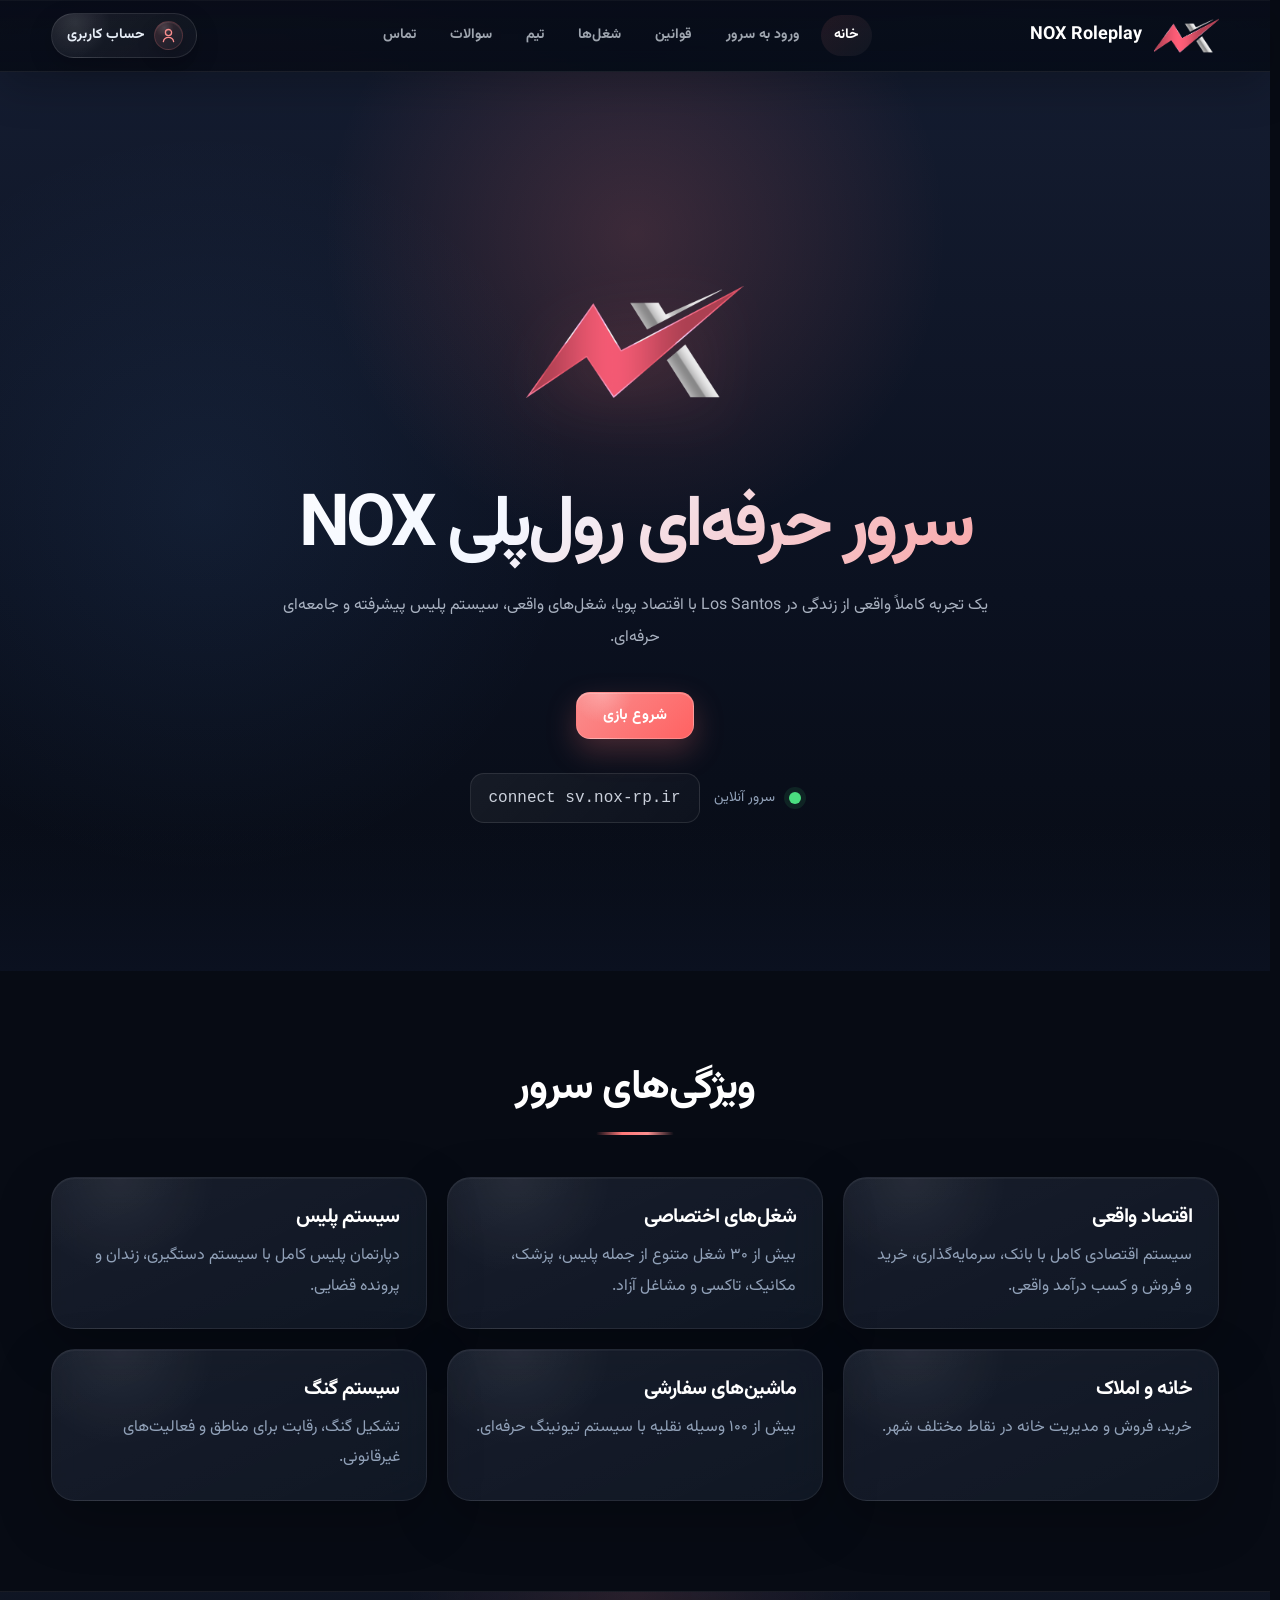
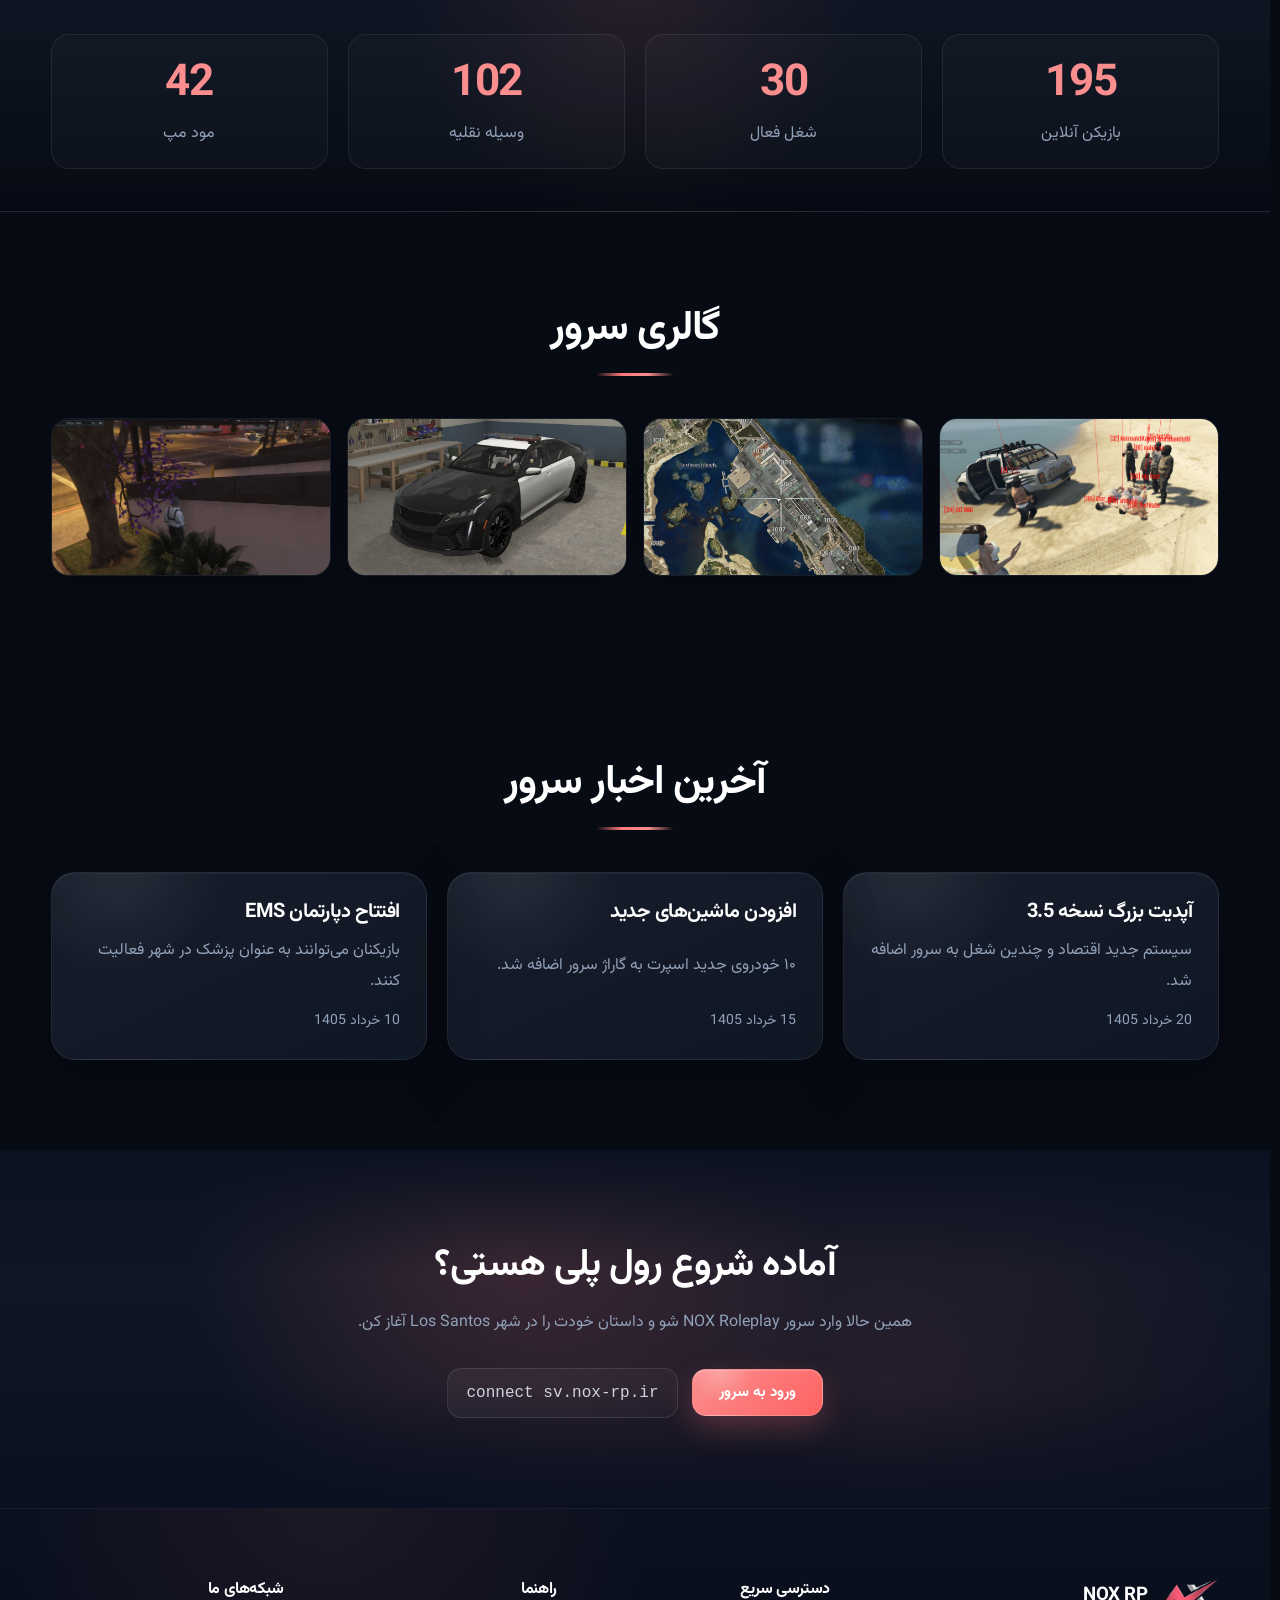
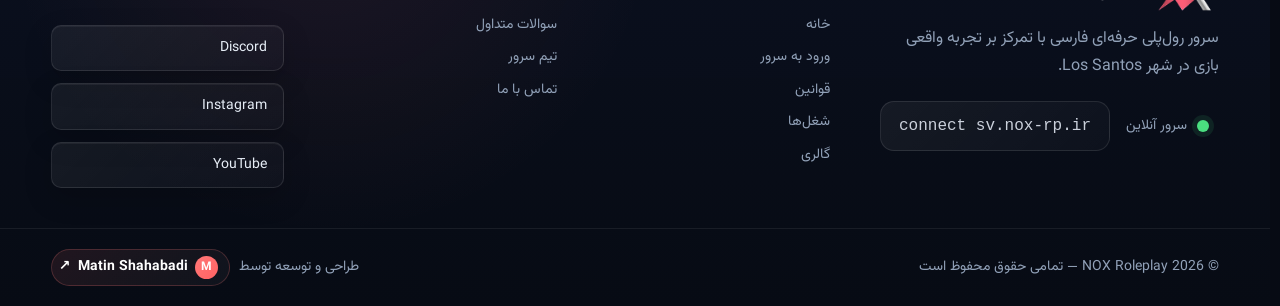
<file: index.html>
<!DOCTYPE html>
<html lang="fa" dir="rtl">

<head>
  <meta charset="UTF-8">
  <meta name="viewport" content="width=device-width, initial-scale=1.0, viewport-fit=cover">
  <meta name="description"
    content="NOX Roleplay یک سرور حرفه ای VMP رول پلی فارسی با اقتصاد پویا، شغل های متنوع، سیستم پلیس پیشرفته و جامعه فعال است.">
  <meta name="robots" content="index, follow, max-image-preview:large">
  <meta name="theme-color" content="#0b1120">
  <meta name="color-scheme" content="dark">
  <meta name="application-name" content="NOX Roleplay">

  <title>NOX Roleplay | سرور حرفه ای VMP رول پلی فارسی</title>
  <link rel="canonical" href="https://nox-rp.ir/">

  <link rel="preconnect" href="https://api.tsstatus.net" crossorigin>
  <link rel="preload" href="fonts/vazirmatn/Vazirmatn-Regular.woff2" as="font" type="font/woff2" crossorigin>
  <link rel="preload" href="assets/logos/logo-main.png" as="image" fetchpriority="high">
  <link rel="preload" href="assets/logos/logo-navbar.png" as="image">

  <link rel="icon" href="favicon.ico">
  <link rel="icon" type="image/png" sizes="16x16" href="favicon-16x16.png">
  <link rel="icon" type="image/png" sizes="32x32" href="favicon-32x32.png">
  <link rel="apple-touch-icon" sizes="180x180" href="apple-touch-icon.png">
  <link rel="manifest" href="site.webmanifest">

  <meta property="og:locale" content="fa_IR">
  <meta property="og:site_name" content="NOX Roleplay">
  <meta property="og:type" content="website">
  <meta property="og:title" content="NOX Roleplay | سرور حرفه ای VMP رول پلی فارسی">
  <meta property="og:description"
    content="NOX Roleplay یک سرور حرفه ای VMP رول پلی فارسی با اقتصاد پویا، شغل های متنوع، سیستم پلیس پیشرفته و جامعه فعال است.">
  <meta property="og:url" content="https://nox-rp.ir/">
  <meta property="og:image" content="https://nox-rp.ir/assets/logos/logo-main.png">

  <meta name="twitter:card" content="summary_large_image">
  <meta name="twitter:title" content="NOX Roleplay | سرور حرفه ای VMP رول پلی فارسی">
  <meta name="twitter:description"
    content="NOX Roleplay یک سرور حرفه ای VMP رول پلی فارسی با اقتصاد پویا، شغل های متنوع، سیستم پلیس پیشرفته و جامعه فعال است.">
  <meta name="twitter:image" content="https://nox-rp.ir/assets/logos/logo-main.png">

  <script type="application/ld+json">
{
  "@context": "https://schema.org",
  "@type": "WebPage",
  "name": "NOX Roleplay | سرور حرفه ای VMP رول پلی فارسی",
  "description": "NOX Roleplay یک سرور حرفه ای VMP رول پلی فارسی با اقتصاد پویا، شغل های متنوع، سیستم پلیس پیشرفته و جامعه فعال است.",
  "url": "https://nox-rp.ir/",
  "inLanguage": "fa-IR",
  "publisher": {
    "@type": "Organization",
    "name": "NOX Roleplay",
    "url": "https://nox-rp.ir/",
    "logo": "https://nox-rp.ir/assets/logos/logo-main.png"
  }
}
  </script>

  <link rel="stylesheet" href="assets/css/style.css">
  <link rel="stylesheet" href="assets/css/responsive.css">
</head>

<body>
  <a class="skip-link" href="#main-content">رفتن به محتوای اصلی</a>

  <header class="navbar">

    <div class="container nav-container">

      <a class="logo" href="../index.html" aria-label="صفحه اصلی NOX Roleplay">
        <img src="../assets/logos/logo-navbar.png" alt="لوگوی NOX Roleplay" width="34" height="34" decoding="async">
        <span>NOX Roleplay</span>
      </a>

      <nav class="nav-links" id="navLinks" aria-label="منوی اصلی سایت">
        <a href="index.html" class="active">خانه</a>
        <a href="pages/join.html">ورود به سرور</a>
        <a href="pages/rules.html">قوانین</a>
        <a href="pages/jobs.html">شغل‌ها</a>
        <a href="pages/team.html">تیم</a>
        <a href="pages/faq.html">سوالات</a>
        <a href="pages/contact.html">تماس</a>

      </nav>


      <button class="hamburger" id="hamburger" type="button" aria-label="باز کردن منوی سایت" aria-controls="navLinks"
        aria-expanded="false"><span></span><span></span><span></span></button>

    </div>

  </header>
  <div id="mobileOverlay" class="mobile-overlay" hidden></div>

  <main id="main-content">

    <!-- HERO -->

    <section class="hero">

      <div class="hero-bg"></div>

      <div class="container hero-content">

        <img class="hero-logo" src="assets/logos/logo-main.png" alt="لوگوی اصلی NOX Roleplay" width="240" height="240"
          decoding="async" fetchpriority="high">

        <h1>سرور حرفه‌ای رول‌پلی NOX</h1>

        <p>
          یک تجربه کاملاً واقعی از زندگی در Los Santos با اقتصاد پویا،
          شغل‌های واقعی، سیستم پلیس پیشرفته و جامعه‌ای حرفه‌ای.
        </p>

        <div class="hero-buttons">

          <a class="btn primary" href="pages/join.html" aria-label="ورود به سرور NOX Roleplay">
            شروع بازی
          </a>

          <!-- <a class="btn discord" href="#">ورود به دیسکورد</a> -->

        </div>

        <div class="server-status">

          <span class="status-dot online"></span>
          <span class="status-text">سرور آنلاین</span>

          <div class="server-ip">

            connect sv.nox-rp.ir

          </div>

        </div>

      </div>

    </section>

    <!-- FEATURES -->

    <section class="features container">

      <h2 class="section-title">ویژگی‌های سرور</h2>

      <div class="cards">

        <div class="card reveal">

          <h3>اقتصاد واقعی</h3>

          <p>
            سیستم اقتصادی کامل با بانک، سرمایه‌گذاری،
            خرید و فروش و کسب درآمد واقعی.
          </p>

        </div>

        <div class="card reveal">

          <h3>شغل‌های اختصاصی</h3>

          <p>
            بیش از ۳۰ شغل متنوع از جمله
            پلیس، پزشک، مکانیک، تاکسی و مشاغل آزاد.
          </p>

        </div>

        <div class="card reveal">

          <h3>سیستم پلیس</h3>

          <p>
            دپارتمان پلیس کامل با
            سیستم دستگیری، زندان و پرونده قضایی.
          </p>

        </div>

        <div class="card reveal">

          <h3>خانه و املاک</h3>

          <p>
            خرید، فروش و مدیریت خانه
            در نقاط مختلف شهر.
          </p>

        </div>

        <div class="card reveal">

          <h3>ماشین‌های سفارشی</h3>

          <p>
            بیش از ۱۰۰ وسیله نقلیه
            با سیستم تیونینگ حرفه‌ای.
          </p>

        </div>

        <div class="card reveal">

          <h3>سیستم گنگ</h3>

          <p>
            تشکیل گنگ، رقابت برای مناطق
            و فعالیت‌های غیرقانونی.
          </p>

        </div>

      </div>

    </section>

    <!-- STATS -->

    <section class="stats">

      <div class="container stats-grid">

        <div class="stat">

          <h3 class="counter" data-target="230">0</h3>

          <p>بازیکن آنلاین</p>

        </div>

        <div class="stat">

          <h3 class="counter" data-target="35">0</h3>

          <p>شغل فعال</p>

        </div>

        <div class="stat">

          <h3 class="counter" data-target="120">0</h3>

          <p>وسیله نقلیه</p>

        </div>

        <div class="stat">

          <h3 class="counter" data-target="50">0</h3>

          <p>مود مپ</p>

        </div>

      </div>

    </section>

    <!-- GALLERY -->

    <section class="gallery-preview container">

      <h2 class="section-title">گالری سرور</h2>

      <div class="gallery-grid">

        <div class="gallery-item">
          <img src="assets/images/1.jpg" loading="lazy" alt="NOX Roleplay gameplay">
        </div>

        <div class="gallery-item">
          <img src="assets/images/2.jpg" loading="lazy" alt="NOX Roleplay gameplay">
        </div>

        <div class="gallery-item">
          <img src="assets/images/3.jpg" loading="lazy" alt="NOX Roleplay gameplay">
        </div>

        <div class="gallery-item">
          <img src="assets/images/4.jpg" loading="lazy" alt="NOX Roleplay gameplay">
        </div>

      </div>

      <!-- <div class="gallery-btn">
      <a href="gallery.html" class="btn primary">
        مشاهده گالری کامل
      </a>
    </div> -->

    </section>


    <!-- NEWS -->

    <section class="news container">

      <h2 class="section-title">آخرین اخبار سرور</h2>

      <div class="news-grid">

        <div class="news-card reveal">

          <h3>آپدیت بزرگ نسخه 3.5</h3>

          <p>
            سیستم جدید اقتصاد و چندین شغل
            به سرور اضافه شد.
          </p>

          <span class="news-date">20 خرداد 1405</span>

        </div>

        <div class="news-card reveal">

          <h3>افزودن ماشین‌های جدید</h3>

          <p>
            ۱۰ خودروی جدید اسپرت
            به گاراژ سرور اضافه شد.
          </p>

          <span class="news-date">15 خرداد 1405</span>

        </div>

        <div class="news-card reveal">

          <h3>افتتاح دپارتمان EMS</h3>

          <p>
            بازیکنان می‌توانند به عنوان
            پزشک در شهر فعالیت کنند.
          </p>

          <span class="news-date">10 خرداد 1405</span>

        </div>

      </div>

    </section>

    <!-- CTA -->

    <section class="cta">

      <div class="cta-bg"></div>

      <div class="container cta-content">

        <h2>آماده شروع رول پلی هستی؟</h2>

        <p>
          همین حالا وارد سرور NOX Roleplay شو و داستان خودت را در شهر
          Los Santos آغاز کن.
        </p>

        <div class="cta-actions">

          <a href="pages/join.html" class="btn primary big">
            ورود به سرور
          </a>

          <div class="cta-ip">
            connect sv.nox-rp.ir
          </div>

        </div>

      </div>

    </section>
  </main>

  <footer class="footer">

    <div class="container footer-grid">

      <div class="footer-brand">

        <div class="footer-logo">

          <img src="assets/logos/logo-main.png" alt="NOX RP">

          <h3>NOX RP</h3>

        </div>

        <p>
          سرور رول‌پلی حرفه‌ای فارسی با تمرکز بر تجربه واقعی بازی
          در شهر Los Santos.
        </p>

        <div class="footer-server">

          <div class="server-status-group">
            <div class="server-status">
              <span class="status-dot online"></span>
              <span class="status-text">سرور آنلاین</span>
            </div>

            <div class="server-ip">connect sv.nox-rp.ir</div>
          </div>


        </div>



      </div>


      <div class="footer-links">

        <h4>دسترسی سریع</h4>

        <a href="index.html">خانه</a>
        <a href="pages/join.html">ورود به سرور</a>
        <a href="pages/rules.html">قوانین</a>
        <a href="pages/jobs.html">شغل‌ها</a>
        <a href="pages/gallery.html">گالری</a>

      </div>


      <div class="footer-links">

        <h4>راهنما</h4>

        <a href="pages/faq.html">سوالات متداول</a>
        <a href="pages/team.html">تیم سرور</a>
        <a href="pages/contact.html">تماس با ما</a>

      </div>


      <div class="footer-social">

        <h4>شبکه‌های ما</h4>

        <a href="#" class="social-btn">Discord</a>
        <a href="#" class="social-btn">Instagram</a>
        <a href="#" class="social-btn">YouTube</a>

      </div>

    </div>


    <div class="footer-bottom">

      <div class="container footer-bottom-grid">

        <span>
          © 2026 NOX Roleplay — تمامی حقوق محفوظ است
        </span>

        <span class="footer-made">
          <span class="footer-made-label">طراحی و توسعه توسط</span>

          <a class="footer-made-link" href="https://matinshahabadi.ir" target="_blank" rel="author noopener noreferrer"
            aria-label="مشاهده وب‌سایت شخصی Matin Shahabadi، طراح و توسعه‌دهنده وب‌سایت">
            <span class="footer-made-mark" aria-hidden="true">M</span>
            <span class="footer-made-name">Matin Shahabadi</span>
            <span class="footer-made-icon" aria-hidden="true">↗</span>
          </a>
        </span>

      </div>

    </div>

  </footer>

  <div id="toast-container" aria-live="polite" aria-atomic="true"></div>

  <script>
    window.NOX_API_BASE_URL = "http://127.0.0.1:8000/api";
  </script>
  <script src="assets/js/main.js" defer></script>
  <script src="assets/js/account.js" defer></script>
  <script src="assets/js/security.js" defer></script>

</body>

</html>
</file>
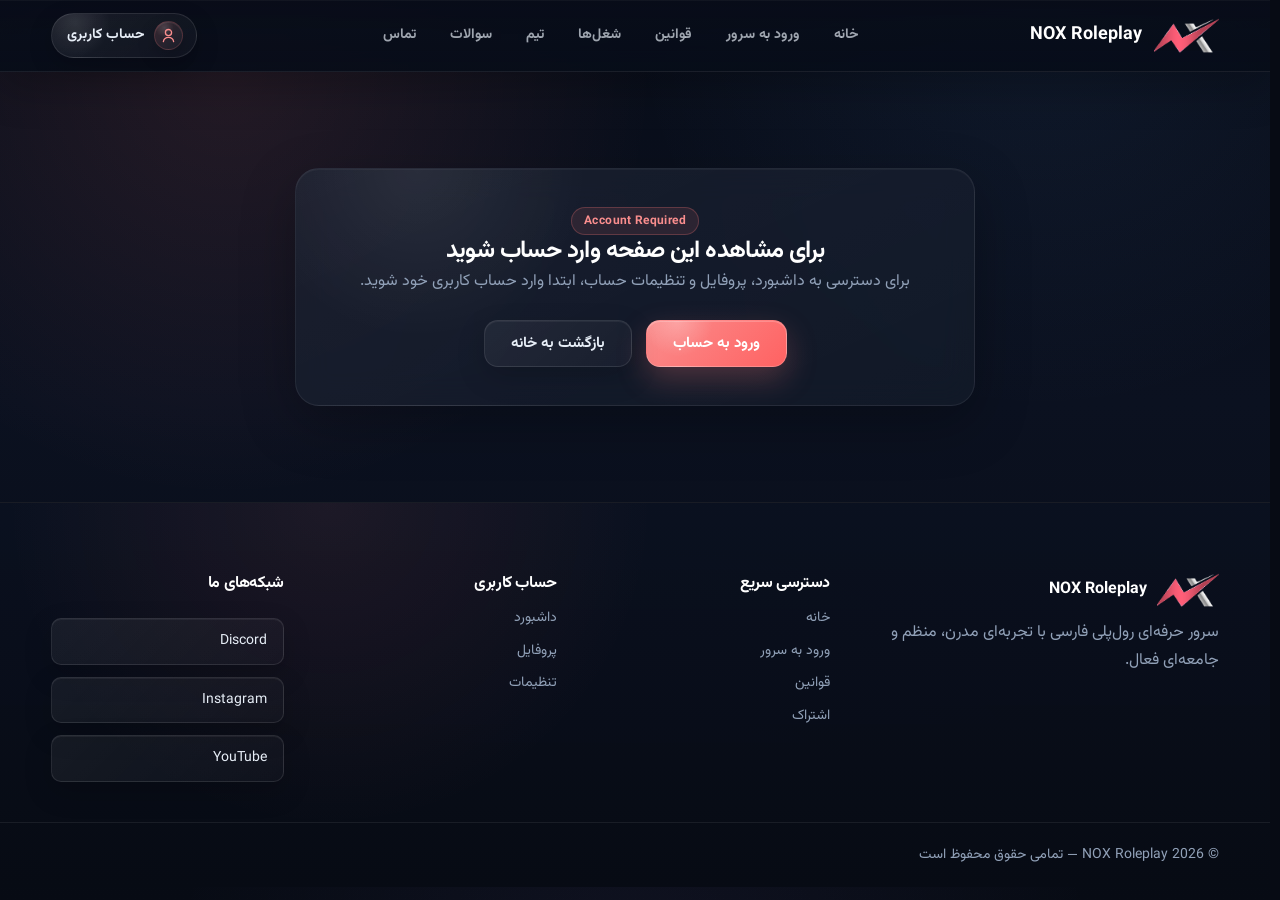
<file: pages/account-settings.html>
<!DOCTYPE html>
<html lang="fa" dir="rtl">

<head>
  <meta charset="UTF-8">
  <meta name="viewport" content="width=device-width, initial-scale=1.0, viewport-fit=cover">
  <meta name="robots" content="noindex, nofollow">
  <meta name="theme-color" content="#0b1120">
  <meta name="color-scheme" content="dark">
  <title>تنظیمات حساب | NOX Roleplay</title>
  <link rel="icon" href="../favicon.ico">
  <link rel="stylesheet" href="../assets/css/style.css">
  <link rel="stylesheet" href="../assets/css/responsive.css">
</head>

<body data-protected="true">
  <a class="skip-link" href="#main-content">رفتن به محتوای اصلی</a>

  <header class="navbar">
    <div class="container nav-container">
      <a class="logo" href="../index.html" aria-label="صفحه اصلی NOX Roleplay">
        <img src="../assets/logos/logo-navbar.png" alt="لوگوی NOX Roleplay" width="34" height="34" decoding="async">
        <span>NOX Roleplay</span>
      </a>

      <nav class="nav-links" id="navLinks" aria-label="منوی اصلی سایت">
        <a href="../index.html">خانه</a>
        <a href="join.html">ورود به سرور</a>
        <a href="rules.html">قوانین</a>
        <a href="jobs.html">شغل‌ها</a>
        <a href="team.html">تیم</a>
        <a href="faq.html">سوالات</a>
        <a href="contact.html">تماس</a>
      </nav>

      <button class="hamburger" id="hamburger" type="button" aria-label="باز کردن منوی سایت" aria-controls="navLinks"
        aria-expanded="false">
        <span></span><span></span><span></span>
      </button>
    </div>
  </header>

  <div id="mobileOverlay" class="mobile-overlay" hidden></div>

  <main id="main-content">
    <section class="page-hero protected-content" hidden>
      <div class="container">
        <span class="auth-badge">Settings</span>
        <h1>تنظیمات حساب</h1>
        <p>اطلاعات حساب، امنیت ورود و ترجیحات ارتباطی خود را مدیریت کنید.</p>
      </div>
    </section>

    <section class="account-page container protected-content" hidden>
      <div class="account-grid account-grid-polished">
        <aside class="profile-summary profile-summary-pro">
          <span class="user-avatar large account-hero-avatar" data-account-avatar aria-hidden="true">?</span>
          <h2 data-account-name>کاربر</h2>
          <p data-account-email>email@example.com</p>

          <div class="subscription-pill active">
            اولویت: <span data-subscription-priority>اولویت معمولی</span>
          </div>

          <nav class="settings-nav" aria-label="بخش‌های تنظیمات حساب">
            <a href="#profile-settings">اطلاعات اصلی</a>
            <a href="#security-settings">امنیت ورود</a>
            <a href="#notification-settings">اعلان‌ها</a>
            <a href="#danger-zone">خروج از حساب</a>
          </nav>
        </aside>

        <div class="account-stack">
          <article class="account-card" id="profile-settings">
            <div class="account-card-head">
              <div>
                <span class="auth-badge">Identity</span>
                <h2>اطلاعات اصلی</h2>
              </div>
            </div>

            <p>نام نمایشی و ایمیل حساب خود را به‌روزرسانی کنید.</p>

            <form id="accountSettingsForm" class="settings-form form-grid" novalidate>
              <div class="form-field">
                <label for="settingsName">نام نمایشی</label>
                <input id="settingsName" name="name" type="text" minlength="2" autocomplete="name" required>
                <small class="field-error" data-error-for="settingsName"></small>
              </div>

              <div class="form-field">
                <label for="settingsEmail">ایمیل</label>
                <input id="settingsEmail" name="email" type="email" autocomplete="email" required>
                <small class="field-error" data-error-for="settingsEmail"></small>
              </div>

              <button class="btn primary settings-submit" type="submit">
                ذخیره تغییرات
              </button>
            </form>
          </article>

          <article class="account-card" id="security-settings">
            <div class="account-card-head">
              <div>
                <span class="auth-badge">Security</span>
                <h2>امنیت و ورود</h2>
              </div>
            </div>

            <div class="security-grid">
              <div class="security-box">
                <h3>رمز عبور</h3>
                <p>برای حفظ امنیت حساب، رمز عبور خود را دوره‌ای تغییر دهید.</p>
                <form id="changePasswordForm" class="settings-form" novalidate>
                  <div class="form-field">
                    <label for="currentPassword">رمز عبور فعلی</label>
                    <input id="currentPassword" name="current_password" type="password" minlength="8" required>
                    <small class="field-error" data-error-for="currentPassword"></small>
                  </div>

                  <div class="form-field">
                    <label for="newPassword">رمز عبور جدید</label>
                    <input id="newPassword" name="new_password" type="password" minlength="8" required>
                    <small class="field-error" data-error-for="newPassword"></small>
                  </div>

                  <button class="btn ghost" type="submit">
                    تغییر رمز عبور
                  </button>
                </form>
              </div>

              <div class="security-box">
                <h3>نشست فعال</h3>
                <p>شما در حال حاضر با این مرورگر وارد حساب شده‌اید.</p>
                <span class="status-chip success">فعال</span>
              </div>
            </div>
          </article>

          <article class="account-card" id="notification-settings">
            <div class="account-card-head">
              <div>
                <span class="auth-badge">Preferences</span>
                <h2>ترجیحات اعلان‌ها</h2>
              </div>
            </div>

            <div class="preference-list">
              <label>
                <input type="checkbox" checked>
                <span>اطلاع‌رسانی وضعیت صف و شلوغی سرور</span>
              </label>

              <label>
                <input type="checkbox" checked>
                <span>پیام‌های مهم قوانین، آپدیت‌ها و رویدادها</span>
              </label>

              <label>
                <input type="checkbox">
                <span>اطلاع‌رسانی پیشنهادهای اشتراک و تمدید پلن</span>
              </label>
            </div>
          </article>

          <article class="account-card danger-card" id="danger-zone">
            <div class="account-card-head">
              <div>
                <span class="auth-badge">Session</span>
                <h2>خروج از حساب</h2>
              </div>
            </div>

            <p>در صورت خروج، برای مشاهده داشبورد و پروفایل باید دوباره وارد حساب شوید.</p>

            <button class="btn ghost danger-action" type="button" data-settings-logout>
              خروج از حساب
            </button>
          </article>
        </div>
      </div>
    </section>
  </main>

  <footer>
    <div class="container footer-grid">
      <div class="footer-brand">
        <div class="footer-logo">
          <img src="../assets/logos/logo-navbar.png" alt="NOX Roleplay">
          <span>NOX Roleplay</span>
        </div>
        <p>سرور حرفه‌ای رول‌پلی فارسی با تجربه‌ای مدرن، منظم و جامعه‌ای فعال.</p>
      </div>

      <div class="footer-links">
        <h4>دسترسی سریع</h4>
        <a href="../index.html">خانه</a>
        <a href="join.html">ورود به سرور</a>
        <a href="rules.html">قوانین</a>
        <a href="subscription.html">اشتراک</a>
      </div>

      <div class="footer-links">
        <h4>حساب کاربری</h4>
        <a href="dashboard.html">داشبورد</a>
        <a href="profile.html">پروفایل</a>
        <a href="account-settings.html">تنظیمات</a>
      </div>

      <div class="footer-social">
        <h4>شبکه‌های ما</h4>
        <a href="#" class="social-btn">Discord</a>
        <a href="#" class="social-btn">Instagram</a>
        <a href="#" class="social-btn">YouTube</a>
      </div>
    </div>

    <div class="footer-bottom">
      <div class="container footer-bottom-grid">
        <span>© 2026 NOX Roleplay — تمامی حقوق محفوظ است</span>
      </div>
    </div>
  </footer>

  <div id="toast-container" aria-live="polite" aria-atomic="true"></div>

  <script>
    window.NOX_API_BASE_URL = "http://127.0.0.1:8000/api";
  </script>
  <script src="../assets/js/main.js" defer></script>
  <script src="../assets/js/account.js" defer></script>
  <script src="../assets/js/security.js" defer></script>
</body>

</html>
</file>
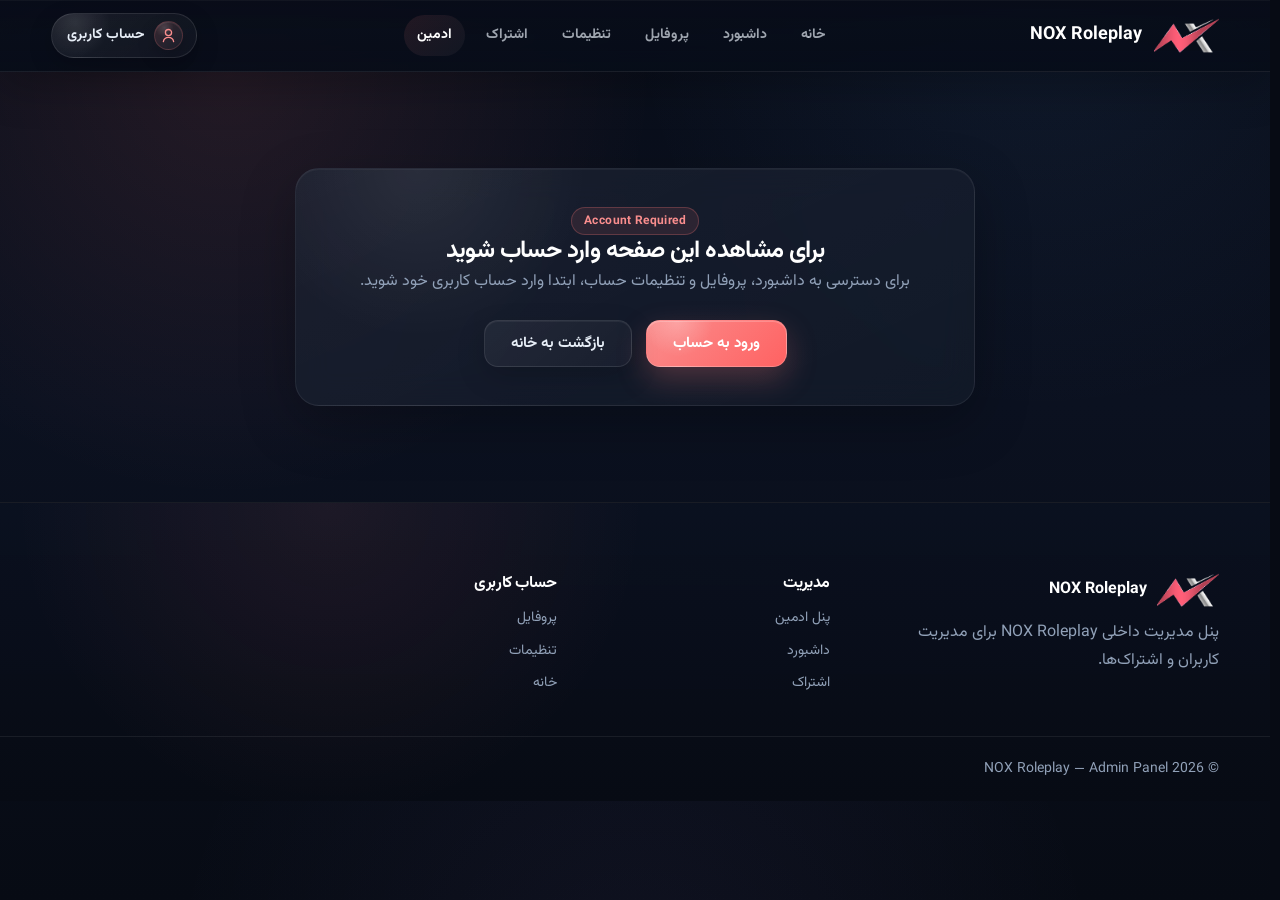
<file: pages/admin.html>
<!DOCTYPE html>
<html lang="fa" dir="rtl">

<head>
  <meta charset="UTF-8">
  <meta name="viewport" content="width=device-width, initial-scale=1.0, viewport-fit=cover">
  <meta name="robots" content="noindex, nofollow">
  <meta name="theme-color" content="#0b1120">
  <meta name="color-scheme" content="dark">

  <title>پنل ادمین | NOX Roleplay</title>

  <link rel="icon" href="../favicon.ico">
  <link rel="stylesheet" href="../assets/css/style.css">
  <link rel="stylesheet" href="../assets/css/responsive.css">
  <link rel="stylesheet" href="../assets/css/admin.css">
</head>

<body data-protected="true">
  <a class="skip-link" href="#main-content">رفتن به محتوای اصلی</a>

  <header class="navbar">
    <div class="container nav-container">
      <a class="logo" href="../index.html" aria-label="صفحه اصلی NOX Roleplay">
        <img src="../assets/logos/logo-navbar.png" alt="لوگوی NOX Roleplay" width="34" height="34" decoding="async">
        <span>NOX Roleplay</span>
      </a>

      <nav class="nav-links" id="navLinks" aria-label="منوی اصلی سایت">
        <a href="../index.html">خانه</a>
        <a href="dashboard.html">داشبورد</a>
        <a href="profile.html">پروفایل</a>
        <a href="account-settings.html">تنظیمات</a>
        <a href="subscription.html">اشتراک</a>
        <a href="admin.html" class="active">ادمین</a>
      </nav>

      <button class="hamburger" id="hamburger" type="button" aria-label="باز کردن منوی سایت" aria-controls="navLinks"
        aria-expanded="false">
        <span></span><span></span><span></span>
      </button>
    </div>
  </header>

  <div id="mobileOverlay" class="mobile-overlay" hidden></div>

  <main id="main-content">
    <section class="page-hero admin-hero protected-content" hidden>
      <div class="container">
        <span class="auth-badge">Admin Panel</span>
        <h1>پنل مدیریت کاربران</h1>
        <p>
          مدیریت کاربران، پلن‌های اشتراک، وضعیت حساب‌ها، اولویت صف و دسترسی‌های مهم NOX Roleplay.
        </p>
      </div>
    </section>

    <section class="admin-page container protected-content" hidden>
      <div id="adminAccessBox" class="admin-access-box" hidden>
        <span class="auth-badge">Access Denied</span>
        <h2>دسترسی ادمین ندارید</h2>
        <p>این صفحه فقط برای حساب‌های ادمین فعال است.</p>
        <a class="btn primary" href="dashboard.html">بازگشت به داشبورد</a>
      </div>

      <div id="adminApp" class="admin-app">
        <section class="admin-overview">
          <article class="admin-stat-card">
            <span>Users</span>
            <strong id="adminTotalUsers">۰</strong>
            <p>کل کاربران ثبت‌شده</p>
          </article>

          <article class="admin-stat-card">
            <span>Paid</span>
            <strong id="adminPaidUsers">۰</strong>
            <p>اشتراک‌های فعال Priority / Elite</p>
          </article>

          <article class="admin-stat-card">
            <span>Elite</span>
            <strong id="adminEliteUsers">۰</strong>
            <p>کاربران با بالاترین اولویت صف</p>
          </article>

          <article class="admin-stat-card">
            <span>Banned</span>
            <strong id="adminBannedUsers">۰</strong>
            <p>حساب‌های مسدود شده</p>
          </article>
        </section>

        <article class="admin-panel">
          <div class="admin-panel-head">
            <div>
              <span class="auth-badge">Management</span>
              <h2>مدیریت کاربران</h2>
              <p id="adminStatus">در حال دریافت کاربران...</p>
            </div>

            <div class="admin-head-actions">
              <button class="btn ghost" type="button" id="adminExportCsv">خروجی CSV</button>
              <button class="btn primary" type="button" id="refreshAdminUsers">بروزرسانی</button>
            </div>
          </div>

          <div class="admin-filters">
            <div class="form-field admin-search-field">
              <label for="adminSearch">جستجو</label>
              <input id="adminSearch" type="search" placeholder="نام، ایمیل یا ID کاربر..." autocomplete="off">
            </div>

            <div class="form-field">
              <label for="adminPlanFilter">فیلتر پلن</label>
              <select id="adminPlanFilter">
                <option value="all">همه پلن‌ها</option>
                <option value="basic">Basic</option>
                <option value="priority">Priority</option>
                <option value="elite">Elite</option>
              </select>
            </div>

            <div class="form-field">
              <label for="adminStatusFilter">فیلتر وضعیت</label>
              <select id="adminStatusFilter">
                <option value="all">همه وضعیت‌ها</option>
                <option value="free">رایگان</option>
                <option value="active">فعال</option>
                <option value="expired">منقضی</option>
                <option value="cancelled">لغو شده</option>
              </select>
            </div>

            <div class="form-field">
              <label for="adminBanFilter">فیلتر بن</label>
              <select id="adminBanFilter">
                <option value="all">همه کاربران</option>
                <option value="banned">فقط مسدودها</option>
                <option value="free">فقط آزادها</option>
              </select>
            </div>

            <button class="btn ghost admin-reset-filters" type="button" id="adminResetFilters">
              پاک کردن فیلتر
            </button>
          </div>

          <div id="adminMessage" class="admin-message" hidden></div>

          <div class="admin-table-wrap">
            <table class="admin-table">
              <thead>
                <tr>
                  <th>کاربر</th>
                  <th>نقش</th>
                  <th>وضعیت حساب</th>
                  <th>اشتراک</th>
                  <th>اولویت صف</th>
                  <th>انقضا</th>
                  <th>مدیریت اشتراک</th>
                  <th>اقدام‌ها</th>
                </tr>
              </thead>

              <tbody id="adminUsersBody">
                <tr>
                  <td colspan="8">
                    <div class="admin-empty">در حال بارگذاری...</div>
                  </td>
                </tr>
              </tbody>
            </table>
          </div>
        </article>
      </div>
    </section>
  </main>

  <div class="admin-modal" id="adminUserModal" hidden>
    <div class="admin-modal-backdrop" data-admin-modal-close></div>

    <section class="admin-modal-card" role="dialog" aria-modal="true" aria-labelledby="adminModalTitle" tabindex="-1">
      <button class="admin-modal-close" type="button" data-admin-modal-close aria-label="بستن">×</button>

      <div class="admin-modal-head">
        <span class="auth-badge">User Details</span>
        <h2 id="adminModalTitle">جزئیات کاربر</h2>
        <p id="adminModalSubtitle">اطلاعات کامل حساب و اشتراک کاربر.</p>
      </div>

      <div id="adminModalBody" class="admin-modal-body"></div>
    </section>
  </div>

  <footer>
    <div class="container footer-grid">
      <div class="footer-brand">
        <div class="footer-logo">
          <img src="../assets/logos/logo-navbar.png" alt="NOX Roleplay">
          <span>NOX Roleplay</span>
        </div>
        <p>پنل مدیریت داخلی NOX Roleplay برای مدیریت کاربران و اشتراک‌ها.</p>
      </div>

      <div class="footer-links">
        <h4>مدیریت</h4>
        <a href="admin.html">پنل ادمین</a>
        <a href="dashboard.html">داشبورد</a>
        <a href="subscription.html">اشتراک</a>
      </div>

      <div class="footer-links">
        <h4>حساب کاربری</h4>
        <a href="profile.html">پروفایل</a>
        <a href="account-settings.html">تنظیمات</a>
        <a href="../index.html">خانه</a>
      </div>
    </div>

    <div class="footer-bottom">
      <div class="container footer-bottom-grid">
        <span>© 2026 NOX Roleplay — Admin Panel</span>
      </div>
    </div>
  </footer>

  <div id="toast-container" aria-live="polite" aria-atomic="true"></div>

  <script>
    window.NOX_API_BASE_URL = "http://127.0.0.1:8000/api";
  </script>
  <script src="../assets/js/main.js" defer></script>
  <script src="../assets/js/account.js" defer></script>
  <script src="../assets/js/admin.js" defer></script>
  <script src="../assets/js/security.js" defer></script>
</body>

</html>
</file>
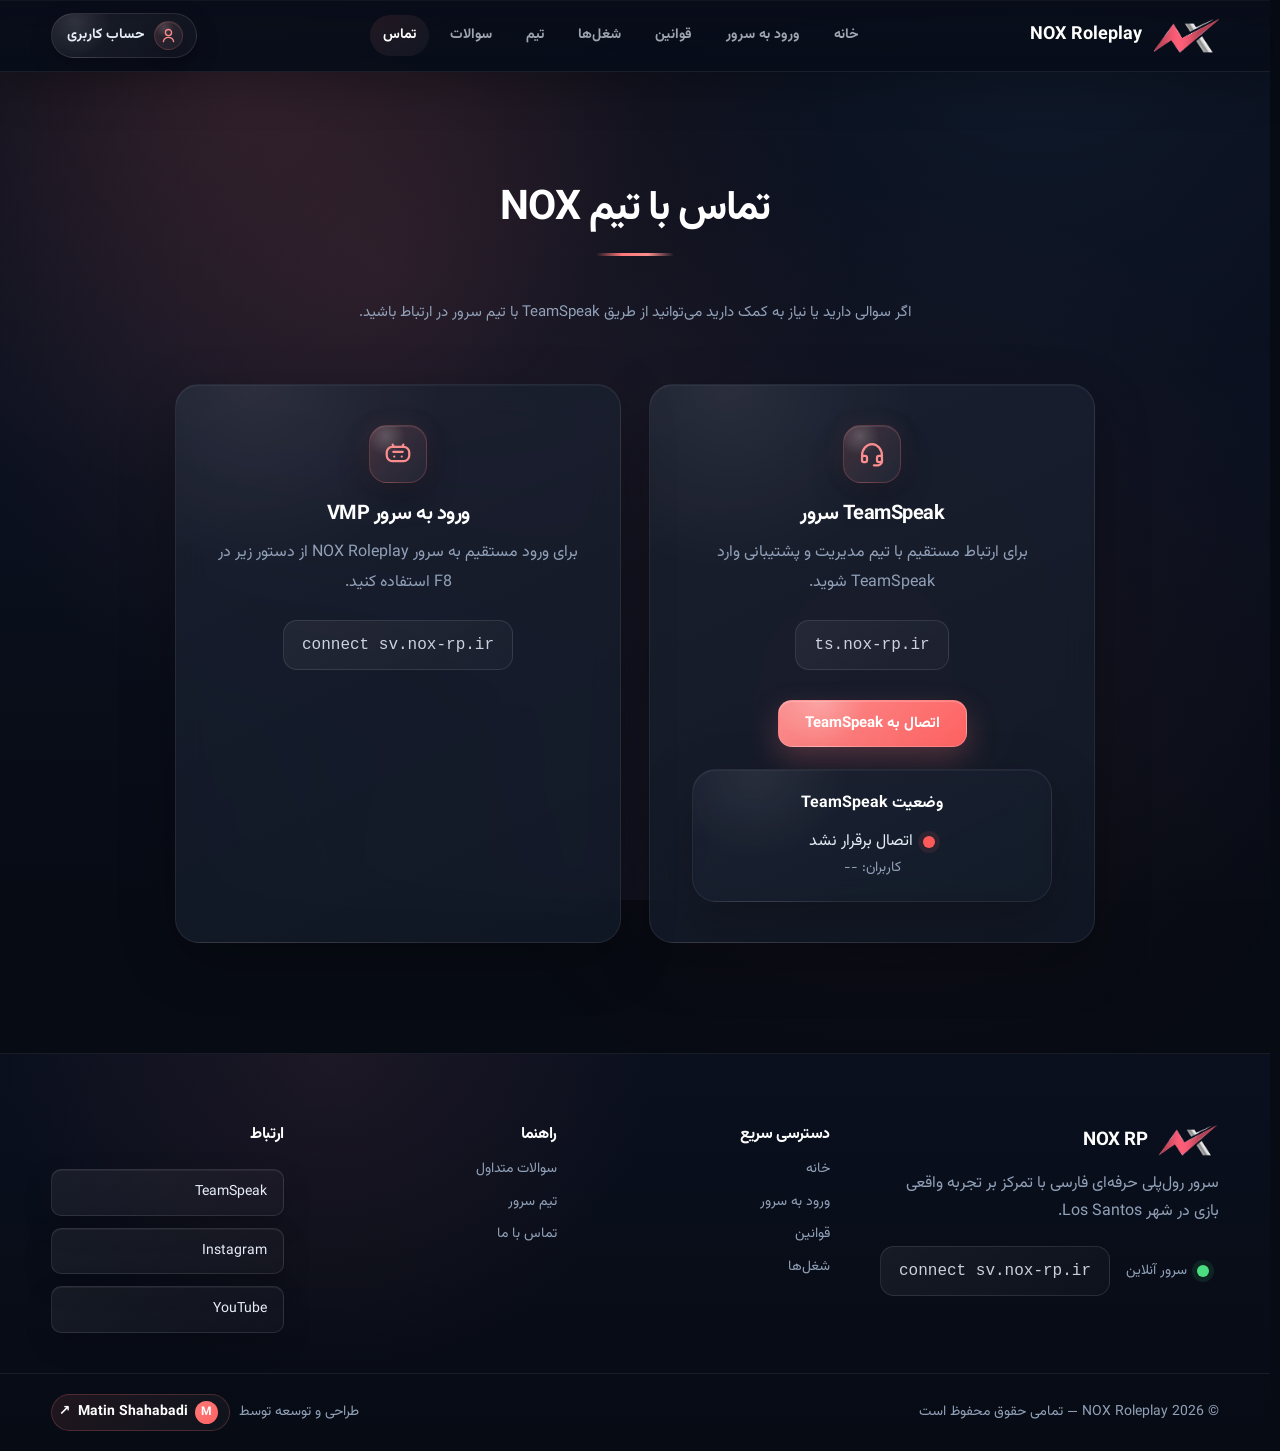
<file: pages/contact.html>
<!DOCTYPE html>
<html lang="fa" dir="rtl">

<head>
  <meta charset="UTF-8">
  <meta name="viewport" content="width=device-width, initial-scale=1.0, viewport-fit=cover">
  <meta name="description"
    content="راه های ارتباط با پشتیبانی و مدیریت سرور NOX Roleplay برای ارسال پیام، گزارش مشکل و دریافت کمک.">
  <meta name="robots" content="index, follow, max-image-preview:large">
  <meta name="theme-color" content="#0b1120">
  <meta name="color-scheme" content="dark">
  <meta name="application-name" content="NOX Roleplay">

  <title>تماس با NOX Roleplay | پشتیبانی و ارتباط با مدیریت</title>
  <link rel="canonical" href="https://nox-rp.ir/pages/contact.html">

  <link rel="preconnect" href="https://api.tsstatus.net" crossorigin>
  <link rel="preload" href="../fonts/vazirmatn/Vazirmatn-Regular.woff2" as="font" type="font/woff2" crossorigin>
  <link rel="preload" href="../assets/logos/logo-main.png" as="image" fetchpriority="high">
  <link rel="preload" href="../assets/logos/logo-navbar.png" as="image">

  <link rel="icon" href="../favicon.ico">
  <link rel="icon" type="image/png" sizes="16x16" href="../favicon-16x16.png">
  <link rel="icon" type="image/png" sizes="32x32" href="../favicon-32x32.png">
  <link rel="apple-touch-icon" sizes="180x180" href="../apple-touch-icon.png">
  <link rel="manifest" href="../site.webmanifest">

  <meta property="og:locale" content="fa_IR">
  <meta property="og:site_name" content="NOX Roleplay">
  <meta property="og:type" content="article">
  <meta property="og:title" content="تماس با NOX Roleplay | پشتیبانی و ارتباط با مدیریت">
  <meta property="og:description"
    content="راه های ارتباط با پشتیبانی و مدیریت سرور NOX Roleplay برای ارسال پیام، گزارش مشکل و دریافت کمک.">
  <meta property="og:url" content="https://nox-rp.ir/pages/contact.html">
  <meta property="og:image" content="https://nox-rp.ir/assets/logos/logo-main.png">

  <meta name="twitter:card" content="summary_large_image">
  <meta name="twitter:title" content="تماس با NOX Roleplay | پشتیبانی و ارتباط با مدیریت">
  <meta name="twitter:description"
    content="راه های ارتباط با پشتیبانی و مدیریت سرور NOX Roleplay برای ارسال پیام، گزارش مشکل و دریافت کمک.">
  <meta name="twitter:image" content="https://nox-rp.ir/assets/logos/logo-main.png">

  <script type="application/ld+json">
{
  "@context": "https://schema.org",
  "@type": "WebPage",
  "name": "تماس با NOX Roleplay | پشتیبانی و ارتباط با مدیریت",
  "description": "راه های ارتباط با پشتیبانی و مدیریت سرور NOX Roleplay برای ارسال پیام، گزارش مشکل و دریافت کمک.",
  "url": "https://nox-rp.ir/pages/contact.html",
  "inLanguage": "fa-IR",
  "publisher": {
    "@type": "Organization",
    "name": "NOX Roleplay",
    "url": "https://nox-rp.ir/",
    "logo": "https://nox-rp.ir/assets/logos/logo-main.png"
  }
}
  </script>

  <link rel="stylesheet" href="../assets/css/style.css">
  <link rel="stylesheet" href="../assets/css/responsive.css">
</head>



<body>
  <a class="skip-link" href="#main-content">رفتن به محتوای اصلی</a>

  <header class="navbar">

    <div class="container nav-container">

      <a class="logo" href="../index.html" aria-label="صفحه اصلی NOX Roleplay">
        <img src="../assets/logos/logo-navbar.png" alt="لوگوی NOX Roleplay" width="34" height="34" decoding="async">
        <span>NOX Roleplay</span>
      </a>

      <nav class="nav-links" id="navLinks" aria-label="منوی اصلی سایت">
        <!-- این لینک‌ها در دسکتاپ دیده می‌شوند و در موبایل توسط CSS مخفی می‌شوند -->
        <a href="../index.html">خانه</a>
        <a href="join.html">ورود به سرور</a>
        <a href="rules.html">قوانین</a>
        <a href="jobs.html">شغل‌ها</a>
        <a href="team.html">تیم</a>
        <a href="faq.html">سوالات</a>
        <a href="contact.html" class="active">تماس</a>

      </nav>

      <button class="hamburger" id="hamburger" type="button" aria-label="باز کردن منوی سایت" aria-controls="navLinks"
        aria-expanded="false"><span></span><span></span><span></span></button>

    </div>

  </header>
  <div id="mobileOverlay" class="mobile-overlay" hidden></div>

  <main id="main-content">
    <section class="contact-section">

      <div class="container">

        <h2 class="section-title">تماس با تیم NOX</h2>

        <p class="contact-desc">
          اگر سوالی دارید یا نیاز به کمک دارید می‌توانید از طریق TeamSpeak با تیم سرور در ارتباط باشید.
        </p>

        <div class="contact-grid">

          <!-- TeamSpeak -->
          <article class="contact-card contact-card-premium" aria-labelledby="teamspeak-title">

            <div class="contact-icon" aria-hidden="true">
              <svg class="contact-icon-svg" viewBox="0 0 24 24" fill="none" focusable="false">
                <path d="M4 13.5C4 8.25 7.58 4 12 4s8 4.25 8 9.5" />
                <path
                  d="M6.5 13.5h-1A1.5 1.5 0 0 0 4 15v2a1.5 1.5 0 0 0 1.5 1.5h1A1.5 1.5 0 0 0 8 17v-2a1.5 1.5 0 0 0-1.5-1.5Z" />
                <path
                  d="M18.5 13.5h-1A1.5 1.5 0 0 0 16 15v2a1.5 1.5 0 0 0 1.5 1.5h1A1.5 1.5 0 0 0 20 17v-2a1.5 1.5 0 0 0-1.5-1.5Z" />
                <path d="M20 17v.75A3.25 3.25 0 0 1 16.75 21H13.5" />
              </svg>
            </div>

            <h3 id="teamspeak-title">TeamSpeak سرور</h3>

            <p>
              برای ارتباط مستقیم با تیم مدیریت و پشتیبانی وارد TeamSpeak شوید.
            </p>

            <button type="button" class="contact-ts" data-copy="ts.nox-rp.ir" aria-label="کپی آدرس TeamSpeak">
              ts.nox-rp.ir
            </button>

            <div class="contact-actions">
              <a href="ts3server://ts.nox-rp.ir" class="btn primary contact-btn" aria-label="اتصال مستقیم به TeamSpeak">
                اتصال به TeamSpeak
              </a>
            </div>

            <section id="ts-status" class="ts-status-card" aria-labelledby="ts-status-title" aria-live="polite">
              <div id="ts-status-title" class="ts-status-header">
                وضعیت TeamSpeak
              </div>

              <div class="ts-status-body">
                <span id="ts-dot" class="ts-dot offline" aria-hidden="true"></span>
                <span id="ts-text">درحال بررسی...</span>
              </div>

              <div class="ts-users">
                کاربران:
                <span id="ts-users-count">0</span>
              </div>
            </section>

          </article>

          <!-- VMP -->
          <article class="contact-card contact-card-premium" aria-labelledby="vmp-title">

            <div class="contact-icon" aria-hidden="true">
              <svg class="contact-icon-svg" viewBox="0 0 24 24" fill="none" focusable="false">
                <path d="M8.25 10.25h7.5" />
                <path d="M9 14h.01" />
                <path d="M15 14h.01" />
                <path
                  d="M7.5 17.75h9A4.5 4.5 0 0 0 21 13.25v-2.5a4.5 4.5 0 0 0-4.5-4.5h-9A4.5 4.5 0 0 0 3 10.75v2.5a4.5 4.5 0 0 0 4.5 4.5Z" />
                <path d="M8.5 6.25 7.75 4.5" />
                <path d="M15.5 6.25l.75-1.75" />
              </svg>
            </div>

            <h3 id="vmp-title">ورود به سرور VMP</h3>

            <p>
              برای ورود مستقیم به سرور NOX Roleplay از دستور زیر در F8 استفاده کنید.
            </p>

            <button type="button" class="contact-ip" data-copy="connect sv.nox-rp.ir"
              aria-label="کپی دستور اتصال به سرور VMP">
              connect sv.nox-rp.ir
            </button>

          </article>

        </div>

      </div>

    </section>
  </main>

  <footer class="footer">

    <div class="container footer-grid">

      <div class="footer-brand">

        <div class="footer-logo">

          <img src="../assets/logos/logo-main.png" alt="NOX RP">
          <h3>NOX RP</h3>

        </div>

        <p>
          سرور رول‌پلی حرفه‌ای فارسی با تمرکز بر تجربه واقعی بازی در شهر Los Santos.
        </p>

        <div class="footer-server">

          <div class="server-status-group">
            <div class="server-status">
              <span class="status-dot online"></span>
              <span class="status-text">سرور آنلاین</span>
            </div>

            <div class="server-ip">connect sv.nox-rp.ir</div>
          </div>

        </div>

      </div>


      <div class="footer-links">

        <h4>دسترسی سریع</h4>

        <a href="../index.html">خانه</a>
        <a href="join.html">ورود به سرور</a>
        <a href="rules.html">قوانین</a>
        <a href="jobs.html">شغل‌ها</a>
        <!-- <a href="gallery.html">گالری</a> -->

      </div>


      <div class="footer-links">

        <h4>راهنما</h4>

        <a href="faq.html">سوالات متداول</a>
        <a href="team.html">تیم سرور</a>
        <a href="contact.html">تماس با ما</a>

      </div>


      <div class="footer-social">

        <h4>ارتباط</h4>

        <a href="ts3server://ts.nox-rp.ir" class="social-btn">TeamSpeak</a>
        <a href="#" class="social-btn">Instagram</a>
        <a href="#" class="social-btn">YouTube</a>

      </div>

    </div>


    <div class="footer-bottom">

      <div class="container footer-bottom-grid">

        <span>
          © 2026 NOX Roleplay — تمامی حقوق محفوظ است
        </span>

        <span class="footer-made">
          <span class="footer-made-label">طراحی و توسعه توسط</span>

          <a class="footer-made-link" href="https://matinshahabadi.ir" target="_blank" rel="author noopener noreferrer"
            aria-label="مشاهده وب‌سایت شخصی Matin Shahabadi، طراح و توسعه‌دهنده وب‌سایت">
            <span class="footer-made-mark" aria-hidden="true">M</span>
            <span class="footer-made-name">Matin Shahabadi</span>
            <span class="footer-made-icon" aria-hidden="true">↗</span>
          </a>
        </span>

      </div>

    </div>

  </footer>

  <div id="toast-container" aria-live="polite" aria-atomic="true"></div>

  <script src="../assets/js/ts-status.js" defer></script>
  <script>
    window.NOX_API_BASE_URL = "http://127.0.0.1:8000/api";
  </script>
  <script src="../assets/js/main.js" defer></script>
  <script src="../assets/js/account.js" defer></script>
  <script src="../assets/js/security.js" defer></script>

</body>

</html>
</file>
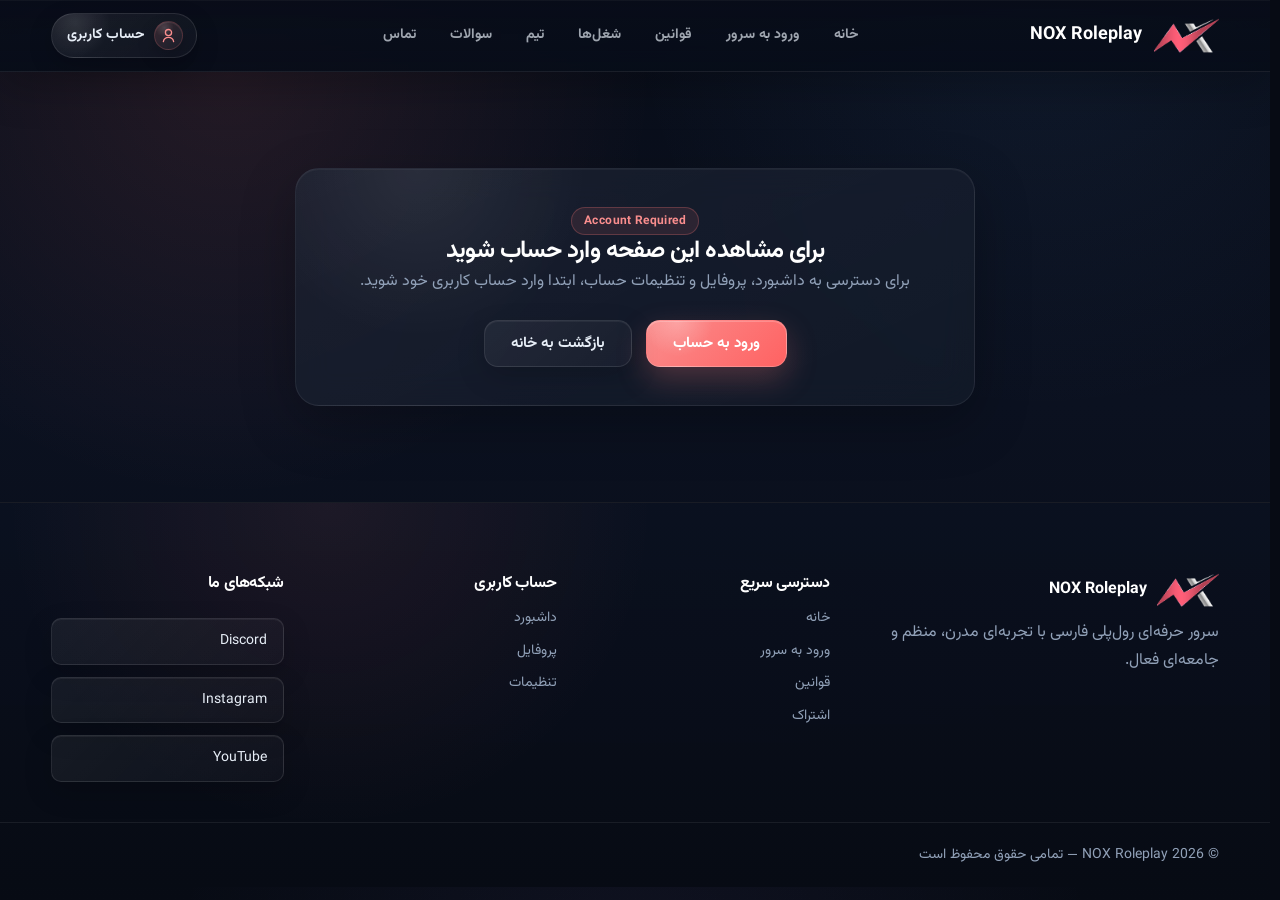
<file: pages/dashboard.html>
<!DOCTYPE html>
<html lang="fa" dir="rtl">

<head>
  <meta charset="UTF-8">
  <meta name="viewport" content="width=device-width, initial-scale=1.0, viewport-fit=cover">
  <meta name="robots" content="noindex, nofollow">
  <meta name="theme-color" content="#0b1120">
  <meta name="color-scheme" content="dark">
  <title>داشبورد کاربری | NOX Roleplay</title>
  <link rel="icon" href="../favicon.ico">
  <link rel="stylesheet" href="../assets/css/style.css">
  <link rel="stylesheet" href="../assets/css/responsive.css">
</head>

<body data-protected="true">
  <a class="skip-link" href="#main-content">رفتن به محتوای اصلی</a>

  <header class="navbar">
    <div class="container nav-container">
      <a class="logo" href="../index.html" aria-label="صفحه اصلی NOX Roleplay">
        <img src="../assets/logos/logo-navbar.png" alt="لوگوی NOX Roleplay" width="34" height="34" decoding="async">
        <span>NOX Roleplay</span>
      </a>

      <nav class="nav-links" id="navLinks" aria-label="منوی اصلی سایت">
        <a href="../index.html">خانه</a>
        <a href="join.html">ورود به سرور</a>
        <a href="rules.html">قوانین</a>
        <a href="jobs.html">شغل‌ها</a>
        <a href="team.html">تیم</a>
        <a href="faq.html">سوالات</a>
        <a href="contact.html">تماس</a>
      </nav>

      <button class="hamburger" id="hamburger" type="button" aria-label="باز کردن منوی سایت" aria-controls="navLinks"
        aria-expanded="false">
        <span></span><span></span><span></span>
      </button>
    </div>
  </header>

  <div id="mobileOverlay" class="mobile-overlay" hidden></div>

  <main id="main-content">
    <section class="page-hero protected-content" hidden>
      <div class="container">
        <span class="auth-badge">Dashboard</span>
        <h1>داشبورد کاربری</h1>
        <p>نمای کامل وضعیت حساب، اشتراک، اولویت صف و مسیرهای مهم شما در NOX Roleplay.</p>
      </div>
    </section>

    <section class="account-page container protected-content" hidden>
      <div class="dashboard-welcome account-surface">
        <div>
          <span class="auth-badge">Welcome Back</span>
          <h2>خوش آمدید، <span data-account-name>کاربر</span></h2>
          <p>
            از اینجا می‌توانید حساب، وضعیت اشتراک، اولویت صف و دسترسی‌های سریع خود را مدیریت کنید.
          </p>
        </div>

        <div class="account-actions">
          <a class="btn primary" href="subscription.html">مدیریت اشتراک</a>
          <a class="btn ghost" href="profile.html">مشاهده پروفایل</a>
        </div>
      </div>

      <div class="dashboard-grid">
        <article class="dashboard-card accent-card">
          <span>Account</span>
          <h2>حساب کاربری</h2>
          <p data-account-email>email@example.com</p>
          <strong data-account-name>کاربر</strong>
        </article>

        <article class="dashboard-card">
          <span>Plan</span>
          <h2>اشتراک فعال</h2>
          <p>پلن فعلی شما</p>
          <strong data-subscription-plan>رایگان</strong>
        </article>

        <article class="dashboard-card">
          <span>Queue</span>
          <h2>اولویت صف</h2>
          <p>سطح ورود شما به سرور</p>
          <strong data-subscription-priority>اولویت معمولی</strong>
        </article>
      </div>

      <div class="dashboard-columns">
        <article class="account-card">
          <div class="account-card-head">
            <div>
              <span class="auth-badge">Quick Actions</span>
              <h2>اقدام‌های سریع</h2>
            </div>
          </div>

          <p>مسیرهای اصلی حساب و سرور همیشه در دسترس شما هستند.</p>

          <div class="account-actions wrap-actions">
            <a class="btn primary" href="join.html">ورود به سرور</a>
            <a class="btn ghost" href="account-settings.html">تنظیمات حساب</a>
            <a class="btn ghost" href="subscription.html">اشتراک و پرداخت</a>
          </div>
        </article>

        <article class="account-card">
          <div class="account-card-head">
            <div>
              <span class="auth-badge">Status</span>
              <h2>وضعیت حساب</h2>
            </div>
          </div>

          <ul class="account-list polished-list">
            <li>
              <span>وضعیت ورود</span>
              <strong>فعال</strong>
            </li>
            <li>
              <span>پلن اشتراک</span>
              <strong data-subscription-plan>رایگان</strong>
            </li>
            <li>
              <span>اولویت صف</span>
              <strong data-subscription-priority>اولویت معمولی</strong>
            </li>
            <li>
              <span>وضعیت پروفایل</span>
              <strong>تکمیل‌شده</strong>
            </li>
          </ul>
        </article>
      </div>

      <div class="dashboard-columns">
        <article class="account-card">
          <div class="account-card-head">
            <div>
              <span class="auth-badge">Server Access</span>
              <h2>دسترسی به سرور</h2>
            </div>
          </div>

          <p>
            برای ورود سریع‌تر به سرور، دستور اتصال را کپی کنید یا از صفحه ورود به سرور مراحل کامل را ببینید.
          </p>

          <div class="server-ip dashboard-copy" data-copy="connect sv.nox-rp.ir" role="button" tabindex="0">
            connect sv.nox-rp.ir
          </div>
        </article>

        <article class="account-card">
          <div class="account-card-head">
            <div>
              <span class="auth-badge">Membership</span>
              <h2>پیشرفت حساب</h2>
            </div>
          </div>

          <div class="profile-meter">
            <div>
              <span>تکمیل حساب</span>
              <strong>۸۵٪</strong>
            </div>
            <i style="--meter:85%"></i>
          </div>

          <p>
            با تکمیل تنظیمات حساب و انتخاب پلن مناسب، تجربه ورود و مدیریت حساب شما کامل‌تر می‌شود.
          </p>
        </article>
      </div>
    </section>
  </main>

  <footer>
    <div class="container footer-grid">
      <div class="footer-brand">
        <div class="footer-logo">
          <img src="../assets/logos/logo-navbar.png" alt="NOX Roleplay">
          <span>NOX Roleplay</span>
        </div>
        <p>سرور حرفه‌ای رول‌پلی فارسی با تجربه‌ای مدرن، منظم و جامعه‌ای فعال.</p>
      </div>

      <div class="footer-links">
        <h4>دسترسی سریع</h4>
        <a href="../index.html">خانه</a>
        <a href="join.html">ورود به سرور</a>
        <a href="rules.html">قوانین</a>
        <a href="subscription.html">اشتراک</a>
      </div>

      <div class="footer-links">
        <h4>حساب کاربری</h4>
        <a href="dashboard.html">داشبورد</a>
        <a href="profile.html">پروفایل</a>
        <a href="account-settings.html">تنظیمات</a>
      </div>

      <div class="footer-social">
        <h4>شبکه‌های ما</h4>
        <a href="#" class="social-btn">Discord</a>
        <a href="#" class="social-btn">Instagram</a>
        <a href="#" class="social-btn">YouTube</a>
      </div>
    </div>

    <div class="footer-bottom">
      <div class="container footer-bottom-grid">
        <span>© 2026 NOX Roleplay — تمامی حقوق محفوظ است</span>
      </div>
    </div>
  </footer>

  <div id="toast-container" aria-live="polite" aria-atomic="true"></div>

  <script>
    window.NOX_API_BASE_URL = "http://127.0.0.1:8000/api";
  </script>
  <script src="../assets/js/main.js" defer></script>
  <script src="../assets/js/account.js" defer></script>
  <script src="../assets/js/security.js" defer></script>
</body>

</html>
</file>
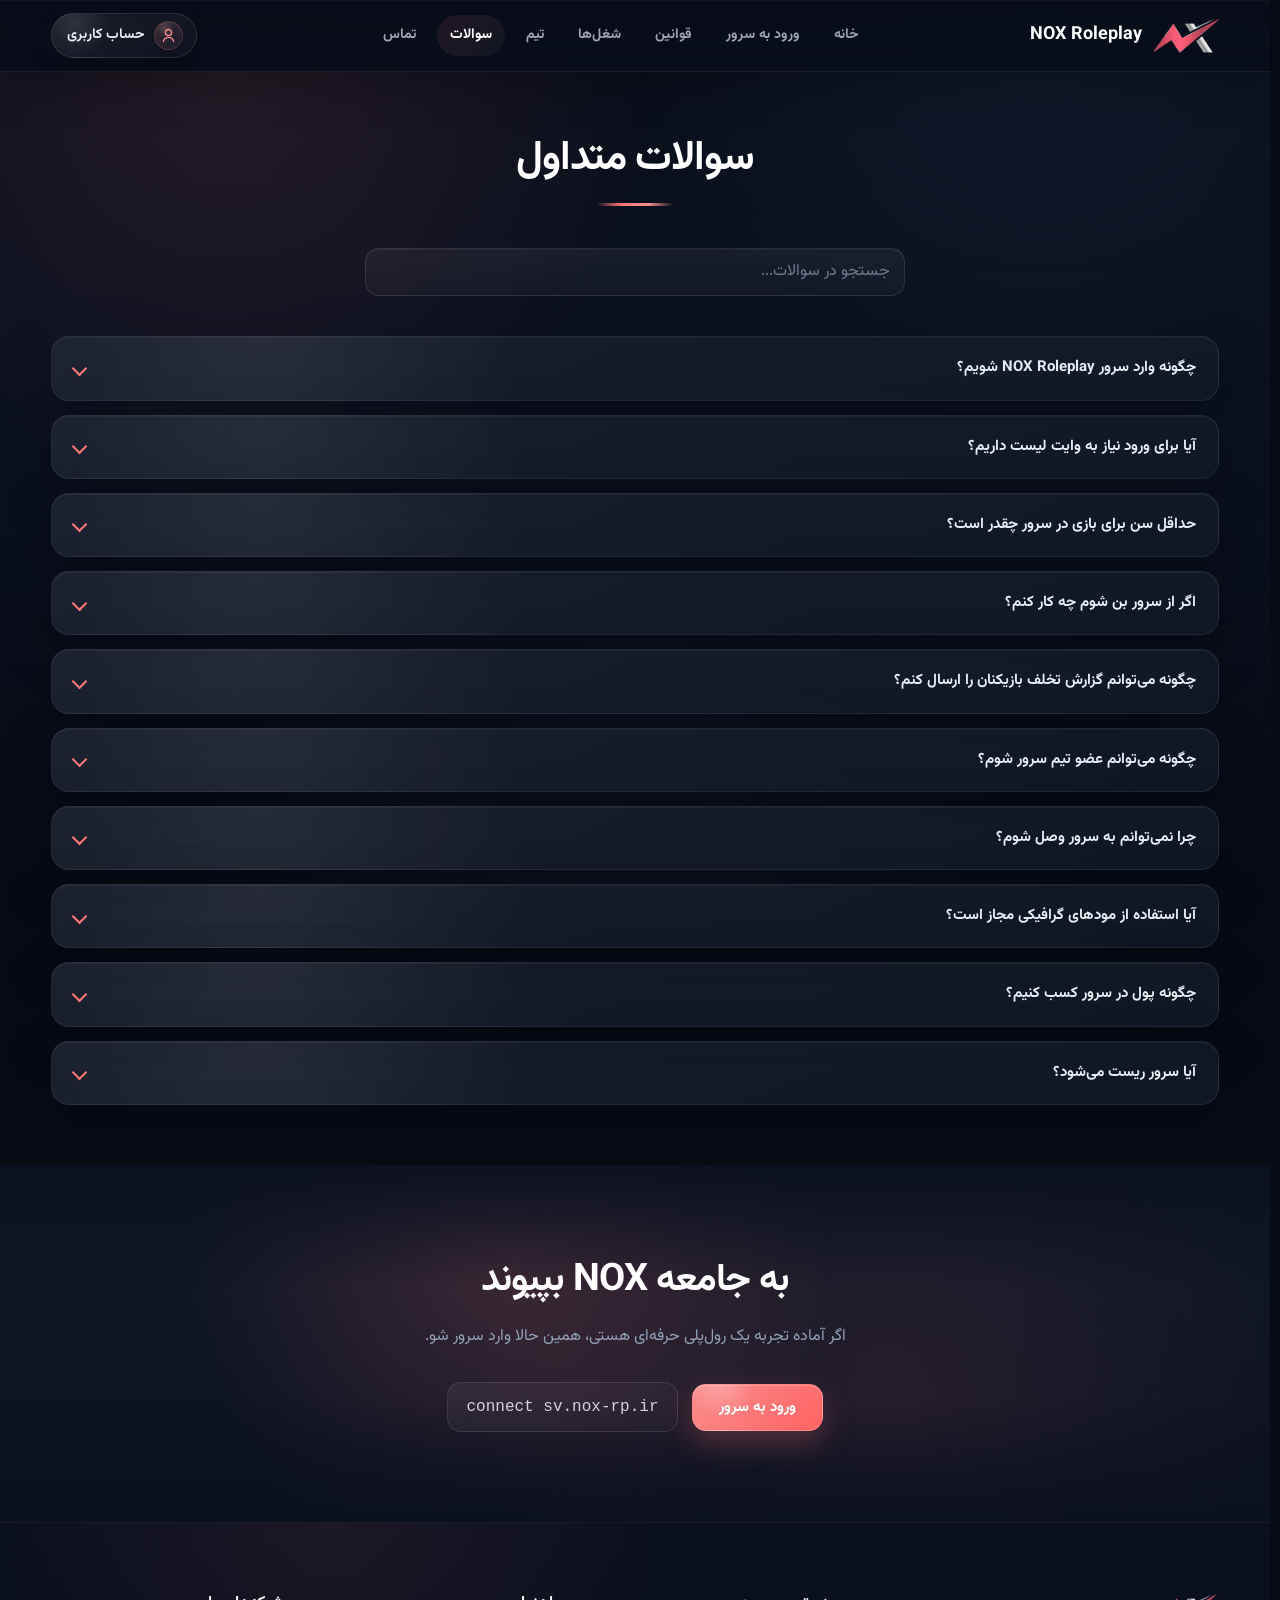
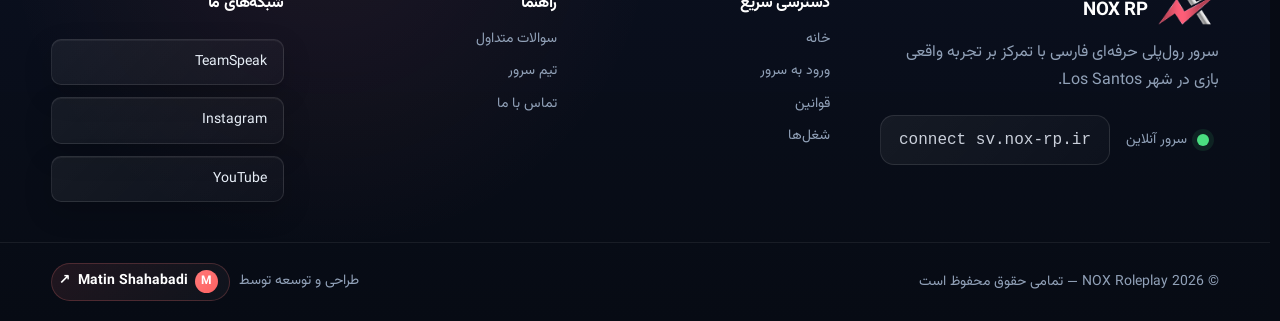
<file: pages/faq.html>
<!DOCTYPE html>
<html lang="fa" dir="rtl">

<head>
  <meta charset="UTF-8">
  <meta name="viewport" content="width=device-width, initial-scale=1.0, viewport-fit=cover">
  <meta name="description"
    content="پاسخ سوالات مهم بازیکنان درباره اتصال، قوانین، نقش آفرینی، مشکلات رایج و نحوه فعالیت در سرور NOX Roleplay.">
  <meta name="robots" content="index, follow, max-image-preview:large">
  <meta name="theme-color" content="#0b1120">
  <meta name="color-scheme" content="dark">
  <meta name="application-name" content="NOX Roleplay">

  <title>سوالات متداول NOX Roleplay | راهنمای بازیکنان</title>
  <link rel="canonical" href="https://nox-rp.ir/pages/faq.html">

  <link rel="preconnect" href="https://api.tsstatus.net" crossorigin>
  <link rel="preload" href="../fonts/vazirmatn/Vazirmatn-Regular.woff2" as="font" type="font/woff2" crossorigin>
  <link rel="preload" href="../assets/logos/logo-main.png" as="image" fetchpriority="high">
  <link rel="preload" href="../assets/logos/logo-navbar.png" as="image">

  <link rel="icon" href="../favicon.ico">
  <link rel="icon" type="image/png" sizes="16x16" href="../favicon-16x16.png">
  <link rel="icon" type="image/png" sizes="32x32" href="../favicon-32x32.png">
  <link rel="apple-touch-icon" sizes="180x180" href="../apple-touch-icon.png">
  <link rel="manifest" href="../site.webmanifest">

  <meta property="og:locale" content="fa_IR">
  <meta property="og:site_name" content="NOX Roleplay">
  <meta property="og:type" content="article">
  <meta property="og:title" content="سوالات متداول NOX Roleplay | راهنمای بازیکنان">
  <meta property="og:description"
    content="پاسخ سوالات مهم بازیکنان درباره اتصال، قوانین، نقش آفرینی، مشکلات رایج و نحوه فعالیت در سرور NOX Roleplay.">
  <meta property="og:url" content="https://nox-rp.ir/pages/faq.html">
  <meta property="og:image" content="https://nox-rp.ir/assets/logos/logo-main.png">

  <meta name="twitter:card" content="summary_large_image">
  <meta name="twitter:title" content="سوالات متداول NOX Roleplay | راهنمای بازیکنان">
  <meta name="twitter:description"
    content="پاسخ سوالات مهم بازیکنان درباره اتصال، قوانین، نقش آفرینی، مشکلات رایج و نحوه فعالیت در سرور NOX Roleplay.">
  <meta name="twitter:image" content="https://nox-rp.ir/assets/logos/logo-main.png">

  <script type="application/ld+json">
{
  "@context": "https://schema.org",
  "@type": "WebPage",
  "name": "سوالات متداول NOX Roleplay | راهنمای بازیکنان",
  "description": "پاسخ سوالات مهم بازیکنان درباره اتصال، قوانین، نقش آفرینی، مشکلات رایج و نحوه فعالیت در سرور NOX Roleplay.",
  "url": "https://nox-rp.ir/pages/faq.html",
  "inLanguage": "fa-IR",
  "publisher": {
    "@type": "Organization",
    "name": "NOX Roleplay",
    "url": "https://nox-rp.ir/",
    "logo": "https://nox-rp.ir/assets/logos/logo-main.png"
  }
}
  </script>

  <link rel="stylesheet" href="../assets/css/style.css">
  <link rel="stylesheet" href="../assets/css/responsive.css">
</head>



<body>
  <a class="skip-link" href="#main-content">رفتن به محتوای اصلی</a>

  <header class="navbar">

    <div class="container nav-container">

      <a class="logo" href="../index.html" aria-label="صفحه اصلی NOX Roleplay">
        <img src="../assets/logos/logo-navbar.png" alt="لوگوی NOX Roleplay" width="34" height="34" decoding="async">
        <span>NOX Roleplay</span>
      </a>

      <nav class="nav-links" id="navLinks" aria-label="منوی اصلی سایت">
        <!-- این لینک‌ها در دسکتاپ دیده می‌شوند و در موبایل توسط CSS مخفی می‌شوند -->
        <a href="../index.html">خانه</a>
        <a href="join.html">ورود به سرور</a>
        <a href="rules.html">قوانین</a>
        <a href="jobs.html">شغل‌ها</a>
        <a href="team.html">تیم</a>
        <a href="faq.html" class="active">سوالات</a>
        <a href="contact.html">تماس</a>

      </nav>

      <button class="hamburger" id="hamburger" type="button" aria-label="باز کردن منوی سایت" aria-controls="navLinks"
        aria-expanded="false"><span></span><span></span><span></span></button>

    </div>

  </header>
  <div id="mobileOverlay" class="mobile-overlay" hidden></div>

  <main id="main-content">
    <section class="faq-section">

      <div class="container">

        <h2 class="section-title">سوالات متداول</h2>

        <div class="faq-search">
          <input type="search" id="faqSearch" aria-label="جستجو در سوالات متداول" autocomplete="off"
            placeholder="جستجو در سوالات...">
        </div>

        <div class="faq-list" id="faqList">

          <div class="faq-item">
            <div class="faq-question">
              چگونه وارد سرور NOX Roleplay شویم؟
            </div>
            <div class="faq-answer">
              برای ورود به سرور ابتدا VMP را نصب کنید سپس در بخش F8 دستور زیر را وارد کنید:
              <br><br>
              <div class="cta-ip">
                connect sv.nox-rp.ir
              </div>
            </div>
          </div>

          <div class="faq-item">
            <div class="faq-question">
              آیا برای ورود نیاز به وایت لیست داریم؟
            </div>
            <div class="faq-answer">
              در حال حاضر ورود به سرور بدون وایت لیست امکان پذیر است اما ممکن است در آینده برای
              افزایش کیفیت رول پلی سیستم وایت لیست اضافه شود.
            </div>
          </div>

          <div class="faq-item">
            <div class="faq-question">
              حداقل سن برای بازی در سرور چقدر است؟
            </div>
            <div class="faq-answer">
              حداقل سن توصیه شده برای تجربه بهتر رول پلی 16 سال می‌باشد.
            </div>
          </div>

          <div class="faq-item">
            <div class="faq-question">
              اگر از سرور بن شوم چه کار کنم؟
            </div>
            <div class="faq-answer">
              می‌توانید از طریق تیم اسپیک سرور درخواست Unban ثبت کنید و موضوع را با تیم مدیریت مطرح نمایید.
            </div>
          </div>

          <div class="faq-item">
            <div class="faq-question">
              چگونه می‌توانم گزارش تخلف بازیکنان را ارسال کنم؟
            </div>
            <div class="faq-answer">
              در تیم اسپیک سرور بخش Report وجود دارد که می‌توانید با ارسال مدرک تخلف بازیکن را گزارش دهید.
            </div>
          </div>

          <div class="faq-item">
            <div class="faq-question">
              چگونه می‌توانم عضو تیم سرور شوم؟
            </div>
            <div class="faq-answer">
              در صورتی که تیم نیاز به نیرو داشته باشد فرم درخواست Staff در تیم اسپیک سرور فعال می‌شود.
            </div>
          </div>

          <div class="faq-item">
            <div class="faq-question">
              چرا نمی‌توانم به سرور وصل شوم؟
            </div>
            <div class="faq-answer">
              ممکن است سرور در حال ریستارت باشد یا اتصال اینترنت شما مشکل داشته باشد.
              همچنین مطمئن شوید VMP شما به آخرین نسخه آپدیت شده است.
            </div>
          </div>

          <div class="faq-item">
            <div class="faq-question">
              آیا استفاده از مودهای گرافیکی مجاز است؟
            </div>
            <div class="faq-answer">
              استفاده از مودهای گرافیکی مجاز است اما هرگونه مود که مزیت غیرمنصفانه ایجاد کند
              باعث بن شدن خواهد شد.
            </div>
          </div>

          <div class="faq-item">
            <div class="faq-question">
              چگونه پول در سرور کسب کنیم؟
            </div>
            <div class="faq-answer">
              می‌توانید با انجام شغل‌های مختلف مانند رانندگی، معدن، پلیس، مکانیک و فعالیت‌های
              اقتصادی داخل سرور درآمد کسب کنید.
            </div>
          </div>

          <div class="faq-item">
            <div class="faq-question">
              آیا سرور ریست می‌شود؟
            </div>
            <div class="faq-answer">
              سرور به صورت دوره‌ای برای بهبود عملکرد ریست می‌شود اما اطلاعات مهم بازیکنان
              حفظ خواهد شد.
            </div>
          </div>

        </div>

      </div>

    </section>

    <!-- CTA -->

    <section class="cta">

      <div class="cta-bg"></div>

      <div class="container cta-content">

        <h2>به جامعه NOX بپیوند</h2>

        <p>
          اگر آماده تجربه یک رول‌پلی حرفه‌ای هستی، همین حالا وارد سرور شو.
        </p>

        <div class="cta-actions">

          <a href="join.html" class="btn primary big">
            ورود به سرور
          </a>

          <div class="cta-ip">
            connect sv.nox-rp.ir
          </div>

        </div>

      </div>

    </section>
  </main>

  <footer class="footer">

    <div class="container footer-grid">

      <div class="footer-brand">

        <div class="footer-logo">

          <img src="../assets/logos/logo-main.png" alt="NOX RP">
          <h3>NOX RP</h3>

        </div>

        <p>
          سرور رول‌پلی حرفه‌ای فارسی با تمرکز بر تجربه واقعی بازی
          در شهر Los Santos.
        </p>

        <div class="footer-server">

          <div class="server-status-group">
            <div class="server-status">
              <span class="status-dot online"></span>
              <span class="status-text">سرور آنلاین</span>
            </div>

            <div class="server-ip">connect sv.nox-rp.ir</div>
          </div>

        </div>

      </div>


      <div class="footer-links">

        <h4>دسترسی سریع</h4>

        <a href="../index.html">خانه</a>
        <a href="join.html">ورود به سرور</a>
        <a href="rules.html">قوانین</a>
        <a href="jobs.html">شغل‌ها</a>
        <!-- <a href="gallery.html">گالری</a> -->

      </div>


      <div class="footer-links">

        <h4>راهنما</h4>

        <a href="faq.html">سوالات متداول</a>
        <a href="team.html">تیم سرور</a>
        <a href="contact.html">تماس با ما</a>

      </div>


      <div class="footer-social">

        <h4>شبکه‌های ما</h4>

        <a href="ts3server://sv.nox-rp.ir" class="social-btn">TeamSpeak</a>
        <a href="#" class="social-btn">Instagram</a>
        <a href="#" class="social-btn">YouTube</a>

      </div>

    </div>


    <div class="footer-bottom">

      <div class="container footer-bottom-grid">

        <span>
          © 2026 NOX Roleplay — تمامی حقوق محفوظ است
        </span>

        <span class="footer-made">
          <span class="footer-made-label">طراحی و توسعه توسط</span>

          <a class="footer-made-link" href="https://matinshahabadi.ir" target="_blank" rel="author noopener noreferrer"
            aria-label="مشاهده وب‌سایت شخصی Matin Shahabadi، طراح و توسعه‌دهنده وب‌سایت">
            <span class="footer-made-mark" aria-hidden="true">M</span>
            <span class="footer-made-name">Matin Shahabadi</span>
            <span class="footer-made-icon" aria-hidden="true">↗</span>
          </a>
        </span>

      </div>

    </div>

  </footer>

  <div id="toast-container" aria-live="polite" aria-atomic="true"></div>

  <script>
    window.NOX_API_BASE_URL = "http://127.0.0.1:8000/api";
  </script>
  <script src="../assets/js/main.js" defer></script>
  <script src="../assets/js/account.js" defer></script>
  <script src="../assets/js/security.js" defer></script>

</body>

</html>
</file>
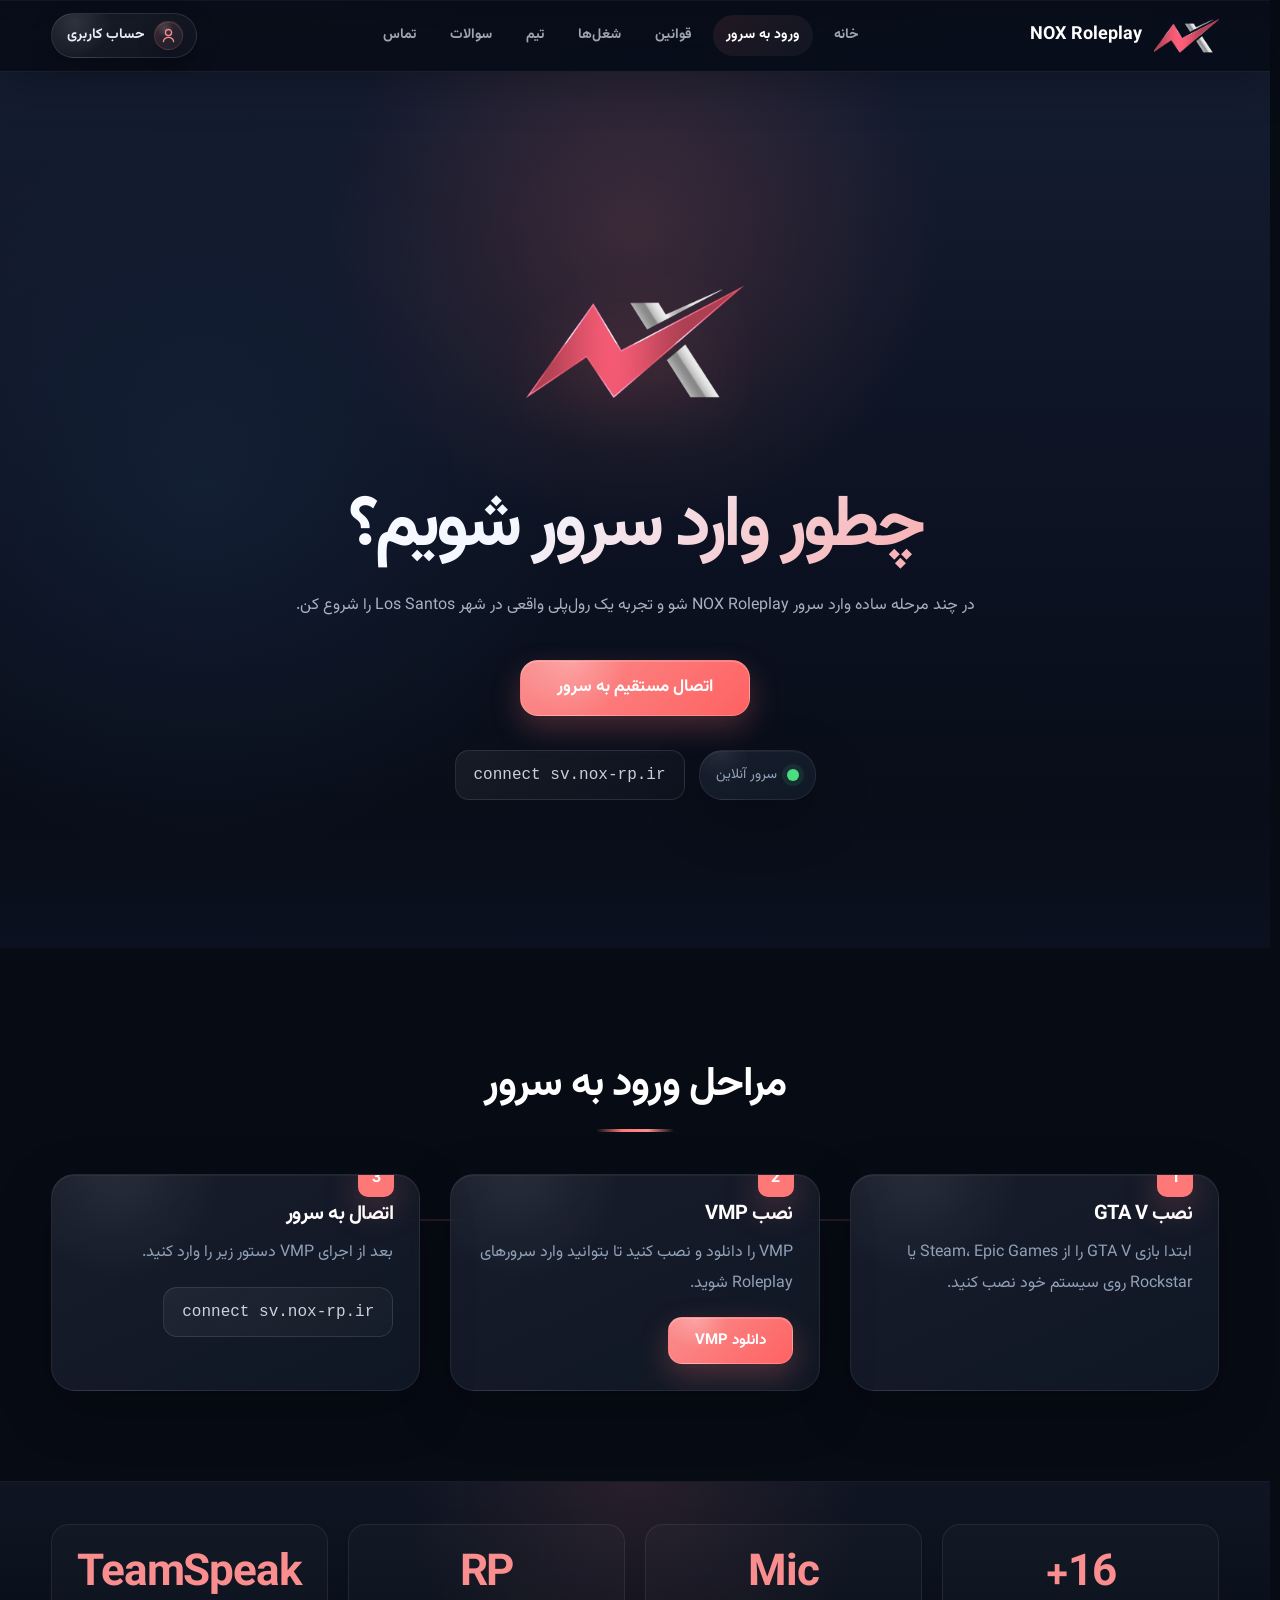
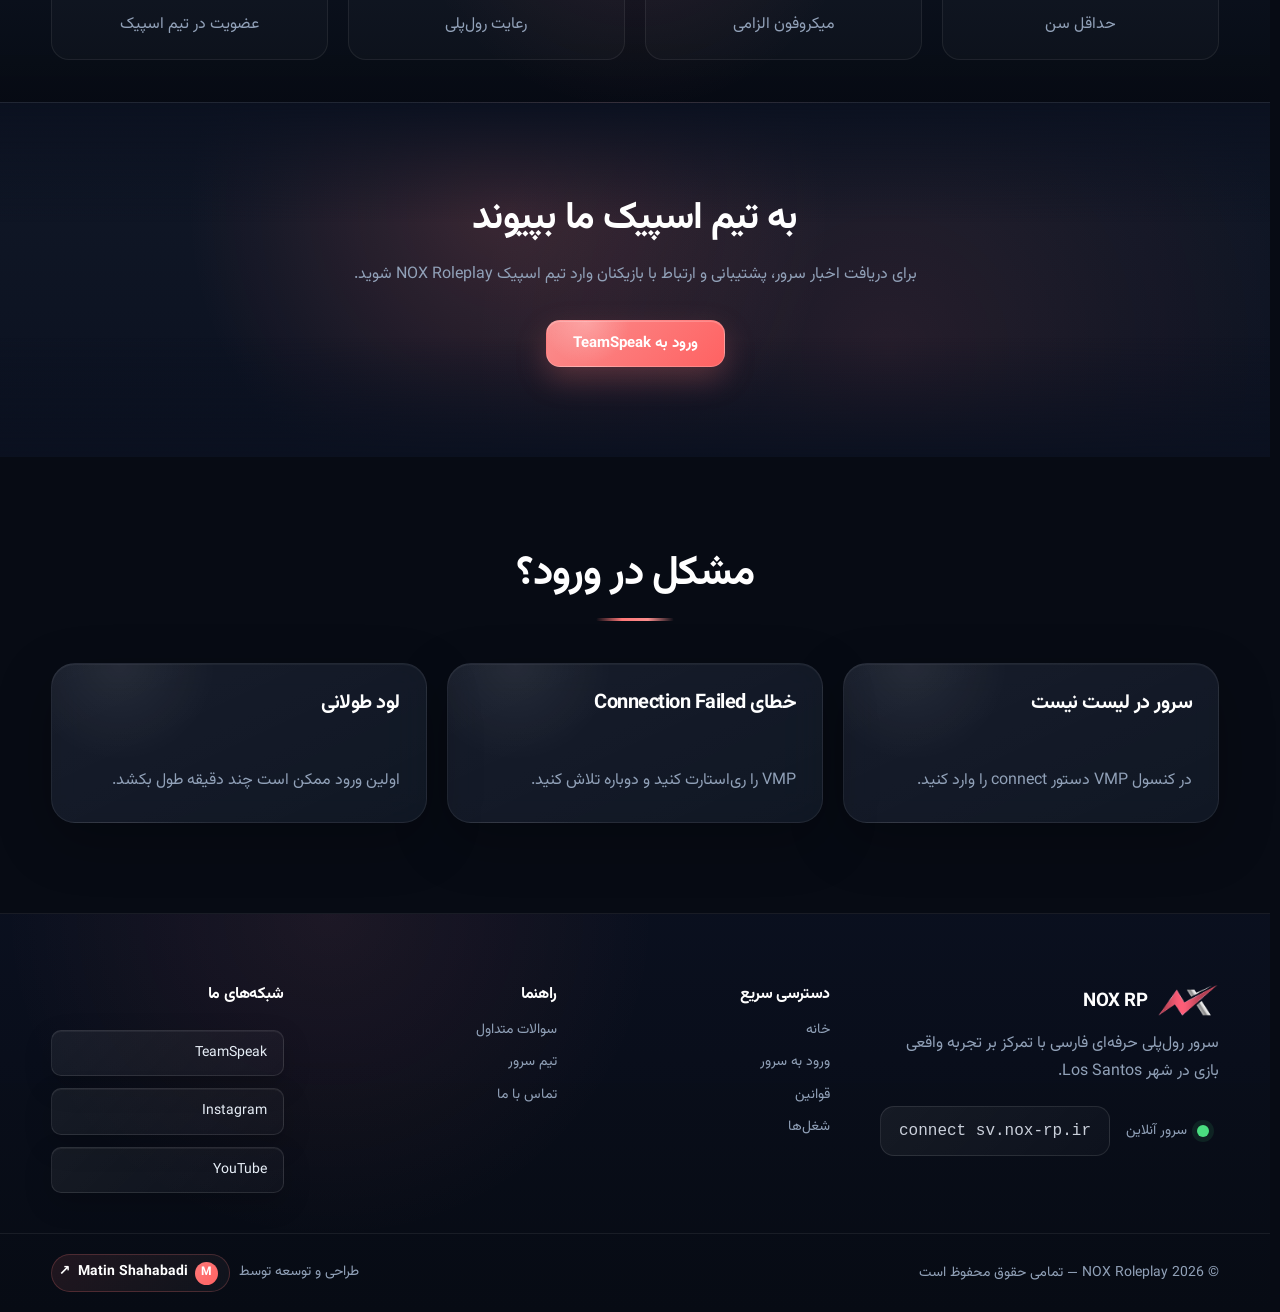
<file: pages/join.html>
<!DOCTYPE html>
<html lang="fa" dir="rtl">

<head>
  <meta charset="UTF-8">
  <meta name="viewport" content="width=device-width, initial-scale=1.0, viewport-fit=cover">
  <meta name="description"
    content="راهنمای کامل ورود به سرور NOX Roleplay شامل اتصال به VMP، کپی IP، دانلود نیازمندی ها و شروع نقش آفرینی.">
  <meta name="robots" content="index, follow, max-image-preview:large">
  <meta name="theme-color" content="#0b1120">
  <meta name="color-scheme" content="dark">
  <meta name="application-name" content="NOX Roleplay">

  <title>ورود به سرور NOX Roleplay | راهنمای اتصال VMP</title>
  <link rel="canonical" href="https://nox-rp.ir/pages/join.html">

  <link rel="preconnect" href="https://api.tsstatus.net" crossorigin>
  <link rel="preload" href="../fonts/vazirmatn/Vazirmatn-Regular.woff2" as="font" type="font/woff2" crossorigin>
  <link rel="preload" href="../assets/logos/logo-main.png" as="image" fetchpriority="high">
  <link rel="preload" href="../assets/logos/logo-navbar.png" as="image">

  <link rel="icon" href="../favicon.ico">
  <link rel="icon" type="image/png" sizes="16x16" href="../favicon-16x16.png">
  <link rel="icon" type="image/png" sizes="32x32" href="../favicon-32x32.png">
  <link rel="apple-touch-icon" sizes="180x180" href="../apple-touch-icon.png">
  <link rel="manifest" href="../site.webmanifest">

  <meta property="og:locale" content="fa_IR">
  <meta property="og:site_name" content="NOX Roleplay">
  <meta property="og:type" content="article">
  <meta property="og:title" content="ورود به سرور NOX Roleplay | راهنمای اتصال VMP">
  <meta property="og:description"
    content="راهنمای کامل ورود به سرور NOX Roleplay شامل اتصال به VMP، کپی IP، دانلود نیازمندی ها و شروع نقش آفرینی.">
  <meta property="og:url" content="https://nox-rp.ir/pages/join.html">
  <meta property="og:image" content="https://nox-rp.ir/assets/logos/logo-main.png">

  <meta name="twitter:card" content="summary_large_image">
  <meta name="twitter:title" content="ورود به سرور NOX Roleplay | راهنمای اتصال VMP">
  <meta name="twitter:description"
    content="راهنمای کامل ورود به سرور NOX Roleplay شامل اتصال به VMP، کپی IP، دانلود نیازمندی ها و شروع نقش آفرینی.">
  <meta name="twitter:image" content="https://nox-rp.ir/assets/logos/logo-main.png">

  <script type="application/ld+json">
{
  "@context": "https://schema.org",
  "@type": "WebPage",
  "name": "ورود به سرور NOX Roleplay | راهنمای اتصال VMP",
  "description": "راهنمای کامل ورود به سرور NOX Roleplay شامل اتصال به VMP، کپی IP، دانلود نیازمندی ها و شروع نقش آفرینی.",
  "url": "https://nox-rp.ir/pages/join.html",
  "inLanguage": "fa-IR",
  "publisher": {
    "@type": "Organization",
    "name": "NOX Roleplay",
    "url": "https://nox-rp.ir/",
    "logo": "https://nox-rp.ir/assets/logos/logo-main.png"
  }
}
  </script>

  <link rel="stylesheet" href="../assets/css/style.css">
  <link rel="stylesheet" href="../assets/css/responsive.css">
</head>



<body>
  <a class="skip-link" href="#main-content">رفتن به محتوای اصلی</a>

  <header class="navbar">

    <div class="container nav-container">

      <a class="logo" href="../index.html" aria-label="صفحه اصلی NOX Roleplay">
        <img src="../assets/logos/logo-navbar.png" alt="لوگوی NOX Roleplay" width="34" height="34" decoding="async">
        <span>NOX Roleplay</span>
      </a>

      <nav class="nav-links" id="navLinks" aria-label="منوی اصلی سایت">
        <!-- این لینک‌ها در دسکتاپ دیده می‌شوند و در موبایل توسط CSS مخفی می‌شوند -->
        <a href="../index.html">خانه</a>
        <a href="join.html" class="active">ورود به سرور</a>
        <a href="rules.html">قوانین</a>
        <a href="jobs.html">شغل‌ها</a>
        <a href="team.html">تیم</a>
        <a href="faq.html">سوالات</a>
        <a href="contact.html">تماس</a>

      </nav>

      <button class="hamburger" id="hamburger" type="button" aria-label="باز کردن منوی سایت" aria-controls="navLinks"
        aria-expanded="false"><span></span><span></span><span></span></button>

    </div>
  </header>
  <div id="mobileOverlay" class="mobile-overlay" hidden></div>

  <main id="main-content"><!-- HERO -->

    <section class="hero">

      <div class="hero-bg"></div>

      <div class="container hero-content">

        <img class="hero-logo" src="../assets/logos/logo-main.png" alt="لوگوی اصلی NOX Roleplay" width="240"
          height="240" decoding="async" fetchpriority="high">

        <h1>چطور وارد سرور شویم؟</h1>

        <p>
          در چند مرحله ساده وارد سرور NOX Roleplay شو و تجربه یک
          رول‌پلی واقعی در شهر Los Santos را شروع کن.
        </p>

        <div class="hero-buttons">

          <a class="btn btn-primary btn-big" href="vmp://connect/sv.nox-rp.ir">
            اتصال مستقیم به سرور
          </a>

        </div>
        <div class="server-status" aria-label="وضعیت و آدرس اتصال سرور">

          <div class="status-box">
            <div class="footer-status-row">
              <span class="status-dot online" aria-hidden="true"></span>
              <span class="status-text">سرور آنلاین</span>
            </div>
          </div>

          <div class="server-ip" data-copy="connect sv.nox-rp.ir" role="button" tabindex="0"
            aria-label="کپی آدرس اتصال سرور">
            connect sv.nox-rp.ir
          </div>

        </div>

      </div>

    </section>



    <!-- STEPS -->

    <section class="container join-steps">

      <h2 class="section-title">مراحل ورود به سرور</h2>

      <div class="steps-wrapper">

        <div class="step-card reveal">

          <span class="step-number">1</span>

          <h3>نصب GTA V</h3>

          <p>
            ابتدا بازی GTA V را از Steam، Epic Games یا Rockstar
            روی سیستم خود نصب کنید.
          </p>

        </div>


        <div class="step-card reveal">

          <span class="step-number">2</span>

          <h3>نصب VMP</h3>

          <p>
            VMP را دانلود و نصب کنید تا بتوانید وارد سرورهای
            Roleplay شوید.
          </p>

          <a class="btn primary step-btn" href="https://VMP.net" target="_blank">
            دانلود VMP
          </a>

        </div>


        <div class="step-card reveal">

          <span class="step-number">3</span>

          <h3>اتصال به سرور</h3>

          <p>
            بعد از اجرای VMP دستور زیر را وارد کنید.
          </p>

          <div class="cta-ip step-ip">
            connect sv.nox-rp.ir
          </div>

        </div>

      </div>

    </section>




    <!-- REQUIREMENTS -->

    <section class="stats">

      <div class="container stats-grid">

        <div class="stat">
          <h3>16+</h3>
          <p>حداقل سن</p>
        </div>

        <div class="stat">
          <h3>Mic</h3>
          <p>میکروفون الزامی</p>
        </div>

        <div class="stat">
          <h3>RP</h3>
          <p>رعایت رول‌پلی</p>
        </div>

        <div class="stat">
          <h3>TeamSpeak</h3>
          <p>عضویت در تیم اسپیک</p>
        </div>

      </div>

    </section>



    <!-- TEAMSPEAK -->

    <section class="cta">

      <div class="cta-bg"></div>

      <div class="container cta-content">

        <h2>به تیم اسپیک ما بپیوند</h2>

        <p>
          برای دریافت اخبار سرور، پشتیبانی و ارتباط با بازیکنان
          وارد تیم اسپیک NOX Roleplay شوید.
        </p>

        <div class="cta-actions">

          <a href="ts3server://sv.nox-rp.ir" class="btn primary big">
            ورود به TeamSpeak
          </a>


        </div>

      </div>

    </section>



    <!-- TROUBLESHOOT -->

    <section class="container">

      <h2 class="section-title">مشکل در ورود؟</h2>

      <div class="news-grid">

        <div class="news-card">

          <h3>سرور در لیست نیست</h3>

          <p>
            در کنسول VMP دستور connect را وارد کنید.
          </p>

        </div>

        <div class="news-card">

          <h3>خطای Connection Failed</h3>

          <p>
            VMP را ری‌استارت کنید و دوباره تلاش کنید.
          </p>

        </div>

        <div class="news-card">

          <h3>لود طولانی</h3>

          <p>
            اولین ورود ممکن است چند دقیقه طول بکشد.
          </p>

        </div>

      </div>

    </section>



    <!-- FOOTER -->
  </main>

  <footer class="footer">

    <div class="container footer-grid">

      <div class="footer-brand">

        <div class="footer-logo">

          <img src="../assets/logos/logo-main.png" alt="NOX RP">

          <h3>NOX RP</h3>

        </div>

        <p>
          سرور رول‌پلی حرفه‌ای فارسی با تمرکز بر تجربه واقعی بازی
          در شهر Los Santos.
        </p>

        <div class="footer-server">

          <div class="server-status-group">
            <div class="server-status">
              <span class="status-dot online"></span>
              <span class="status-text">سرور آنلاین</span>
            </div>

            <div class="server-ip">connect sv.nox-rp.ir</div>
          </div>

        </div>

      </div>


      <div class="footer-links">

        <h4>دسترسی سریع</h4>

        <a href="../index.html">خانه</a>
        <a href="join.html">ورود به سرور</a>
        <a href="rules.html">قوانین</a>
        <a href="jobs.html">شغل‌ها</a>
        <!-- <a href="gallery.html">گالری</a> -->

      </div>


      <div class="footer-links">

        <h4>راهنما</h4>

        <a href="faq.html">سوالات متداول</a>
        <a href="team.html">تیم سرور</a>
        <a href="contact.html">تماس با ما</a>

      </div>


      <div class="footer-social">

        <h4>شبکه‌های ما</h4>

        <a href="ts3server://sv.nox-rp.ir" class="social-btn">TeamSpeak</a>
        <a href="#" class="social-btn">Instagram</a>
        <a href="#" class="social-btn">YouTube</a>

      </div>

    </div>


    <div class="footer-bottom">

      <div class="container footer-bottom-grid">

        <span>
          © 2026 NOX Roleplay — تمامی حقوق محفوظ است
        </span>

        <span class="footer-made">
          <span class="footer-made-label">طراحی و توسعه توسط</span>

          <a class="footer-made-link" href="https://matinshahabadi.ir" target="_blank" rel="author noopener noreferrer"
            aria-label="مشاهده وب‌سایت شخصی Matin Shahabadi، طراح و توسعه‌دهنده وب‌سایت">
            <span class="footer-made-mark" aria-hidden="true">M</span>
            <span class="footer-made-name">Matin Shahabadi</span>
            <span class="footer-made-icon" aria-hidden="true">↗</span>
          </a>
        </span>

      </div>

    </div>

  </footer>


  <div id="toast-container" aria-live="polite" aria-atomic="true"></div>

  <script>
    window.NOX_API_BASE_URL = "http://127.0.0.1:8000/api";
  </script>
  <script src="../assets/js/main.js" defer></script>
  <script src="../assets/js/account.js" defer></script>
  <script src="../assets/js/security.js" defer></script>

</body>

</html>
</file>
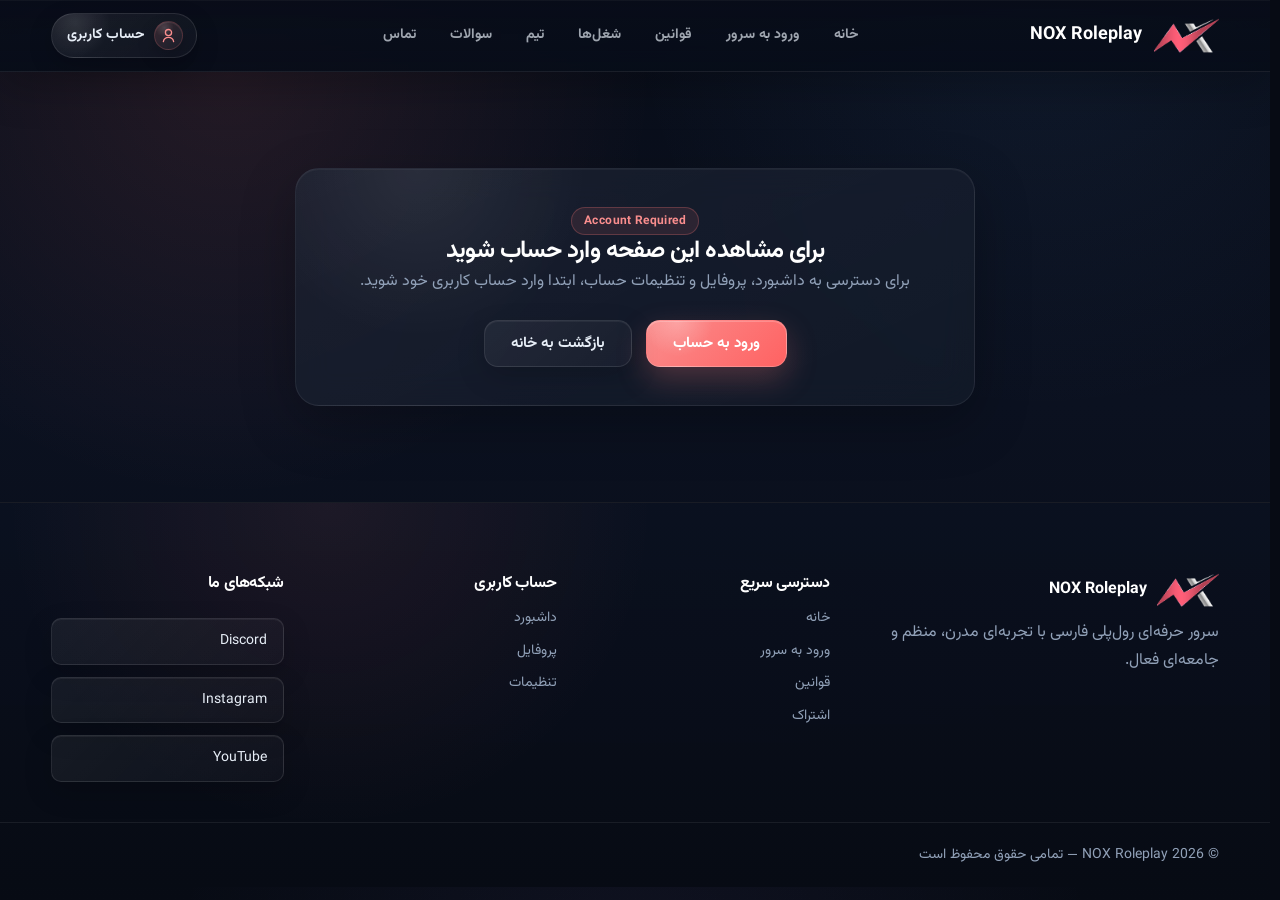
<file: pages/profile.html>
<!DOCTYPE html>
<html lang="fa" dir="rtl">

<head>
  <meta charset="UTF-8">
  <meta name="viewport" content="width=device-width, initial-scale=1.0, viewport-fit=cover">
  <meta name="robots" content="noindex, nofollow">
  <meta name="theme-color" content="#0b1120">
  <meta name="color-scheme" content="dark">
  <title>پروفایل کاربری | NOX Roleplay</title>
  <link rel="icon" href="../favicon.ico">
  <link rel="stylesheet" href="../assets/css/style.css">
  <link rel="stylesheet" href="../assets/css/responsive.css">
</head>

<body data-protected="true">
  <a class="skip-link" href="#main-content">رفتن به محتوای اصلی</a>

  <header class="navbar">
    <div class="container nav-container">
      <a class="logo" href="../index.html" aria-label="صفحه اصلی NOX Roleplay">
        <img src="../assets/logos/logo-navbar.png" alt="لوگوی NOX Roleplay" width="34" height="34" decoding="async">
        <span>NOX Roleplay</span>
      </a>

      <nav class="nav-links" id="navLinks" aria-label="منوی اصلی سایت">
        <a href="../index.html">خانه</a>
        <a href="join.html">ورود به سرور</a>
        <a href="rules.html">قوانین</a>
        <a href="jobs.html">شغل‌ها</a>
        <a href="team.html">تیم</a>
        <a href="faq.html">سوالات</a>
        <a href="contact.html">تماس</a>
      </nav>

      <button class="hamburger" id="hamburger" type="button" aria-label="باز کردن منوی سایت" aria-controls="navLinks"
        aria-expanded="false">
        <span></span><span></span><span></span>
      </button>
    </div>
  </header>

  <div id="mobileOverlay" class="mobile-overlay" hidden></div>

  <main id="main-content">
    <section class="page-hero protected-content" hidden>
      <div class="container">
        <span class="auth-badge">Profile</span>
        <h1>پروفایل کاربری</h1>
        <p>اطلاعات حساب، وضعیت اشتراک، سطح اولویت صف و دسترسی‌های شما در NOX Roleplay.</p>
      </div>
    </section>

    <section class="account-page container protected-content" hidden>
      <div class="account-grid account-grid-polished">
        <aside class="profile-summary profile-summary-pro">
          <span class="user-avatar large account-hero-avatar" data-account-avatar aria-hidden="true">?</span>
          <h2 data-account-name>کاربر</h2>
          <p data-account-email>email@example.com</p>

          <div class="subscription-pill active">
            پلن فعلی: <span data-subscription-plan>رایگان</span>
          </div>

          <div class="profile-meter" aria-label="وضعیت تکمیل حساب">
            <div>
              <span>تکمیل حساب</span>
              <strong>۸۵٪</strong>
            </div>
            <i style="--meter:85%"></i>
          </div>

          <div class="account-actions stacked-actions">
            <a class="btn primary" href="subscription.html">مدیریت اشتراک</a>
            <a class="btn ghost" href="account-settings.html">ویرایش اطلاعات</a>
          </div>
        </aside>

        <div class="account-stack">
          <article class="account-card profile-main-card">
            <div class="account-card-head">
              <div>
                <span class="auth-badge">Account Status</span>
                <h2>خلاصه حساب</h2>
              </div>
              <a class="mini-link" href="dashboard.html">رفتن به داشبورد</a>
            </div>

            <p>
              این بخش نمای کامل حساب شما را نشان می‌دهد؛ از اطلاعات هویتی تا اشتراک فعال و وضعیت اولویت صف.
            </p>

            <ul class="account-list polished-list">
              <li>
                <span>نام نمایشی</span>
                <strong data-account-name>کاربر</strong>
              </li>
              <li>
                <span>ایمیل</span>
                <strong data-account-email>email@example.com</strong>
              </li>
              <li>
                <span>اشتراک</span>
                <strong data-subscription-plan>رایگان</strong>
              </li>
              <li>
                <span>اولویت صف</span>
                <strong data-subscription-priority>اولویت معمولی</strong>
              </li>
            </ul>
          </article>

          <div class="dashboard-grid compact-grid">
            <article class="dashboard-card accent-card">
              <span>Queue</span>
              <h2>وضعیت صف</h2>
              <p>پلن فعلی شما سطح اولویت ورود را مشخص می‌کند.</p>
              <strong data-subscription-priority>اولویت معمولی</strong>
            </article>

            <article class="dashboard-card">
              <span>Security</span>
              <h2>امنیت حساب</h2>
              <p>حساب شما فعال است و می‌توانید اطلاعات خود را از تنظیمات تغییر دهید.</p>
              <strong>فعال</strong>
            </article>

            <article class="dashboard-card">
              <span>Billing</span>
              <h2>اشتراک</h2>
              <p>پلن فعلی و وضعیت پرداخت شما از صفحه اشتراک مدیریت می‌شود.</p>
              <strong data-subscription-plan>رایگان</strong>
            </article>
          </div>

          <article class="account-card">
            <div class="account-card-head">
              <div>
                <span class="auth-badge">Activity</span>
                <h2>فعالیت‌های اخیر</h2>
              </div>
            </div>

            <div class="activity-list">
              <div class="activity-item">
                <span></span>
                <div>
                  <strong>حساب کاربری فعال است</strong>
                  <p>شما می‌توانید از داشبورد، پروفایل و بخش اشتراک استفاده کنید.</p>
                </div>
              </div>

              <div class="activity-item">
                <span></span>
                <div>
                  <strong>اولویت صف بررسی شد</strong>
                  <p>وضعیت فعلی شما با پلن فعال حساب هماهنگ است.</p>
                </div>
              </div>

              <div class="activity-item">
                <span></span>
                <div>
                  <strong>مسیرهای حساب آماده هستند</strong>
                  <p>تنظیمات حساب، داشبورد و صفحه اشتراک در دسترس شما قرار دارد.</p>
                </div>
              </div>
            </div>
          </article>
        </div>
      </div>
    </section>
  </main>

  <footer>
    <div class="container footer-grid">
      <div class="footer-brand">
        <div class="footer-logo">
          <img src="../assets/logos/logo-navbar.png" alt="NOX Roleplay">
          <span>NOX Roleplay</span>
        </div>
        <p>سرور حرفه‌ای رول‌پلی فارسی با تجربه‌ای مدرن، منظم و جامعه‌ای فعال.</p>
      </div>

      <div class="footer-links">
        <h4>دسترسی سریع</h4>
        <a href="../index.html">خانه</a>
        <a href="join.html">ورود به سرور</a>
        <a href="rules.html">قوانین</a>
        <a href="subscription.html">اشتراک</a>
      </div>

      <div class="footer-links">
        <h4>حساب کاربری</h4>
        <a href="dashboard.html">داشبورد</a>
        <a href="profile.html">پروفایل</a>
        <a href="account-settings.html">تنظیمات</a>
      </div>

      <div class="footer-social">
        <h4>شبکه‌های ما</h4>
        <a href="#" class="social-btn">Discord</a>
        <a href="#" class="social-btn">Instagram</a>
        <a href="#" class="social-btn">YouTube</a>
      </div>
    </div>

    <div class="footer-bottom">
      <div class="container footer-bottom-grid">
        <span>© 2026 NOX Roleplay — تمامی حقوق محفوظ است</span>
      </div>
    </div>
  </footer>

  <div id="toast-container" aria-live="polite" aria-atomic="true"></div>

  <script>
    window.NOX_API_BASE_URL = "http://127.0.0.1:8000/api";
  </script>
  <script src="../assets/js/main.js" defer></script>
  <script src="../assets/js/account.js" defer></script>
  <script src="../assets/js/security.js" defer></script>
</body>

</html>
</file>
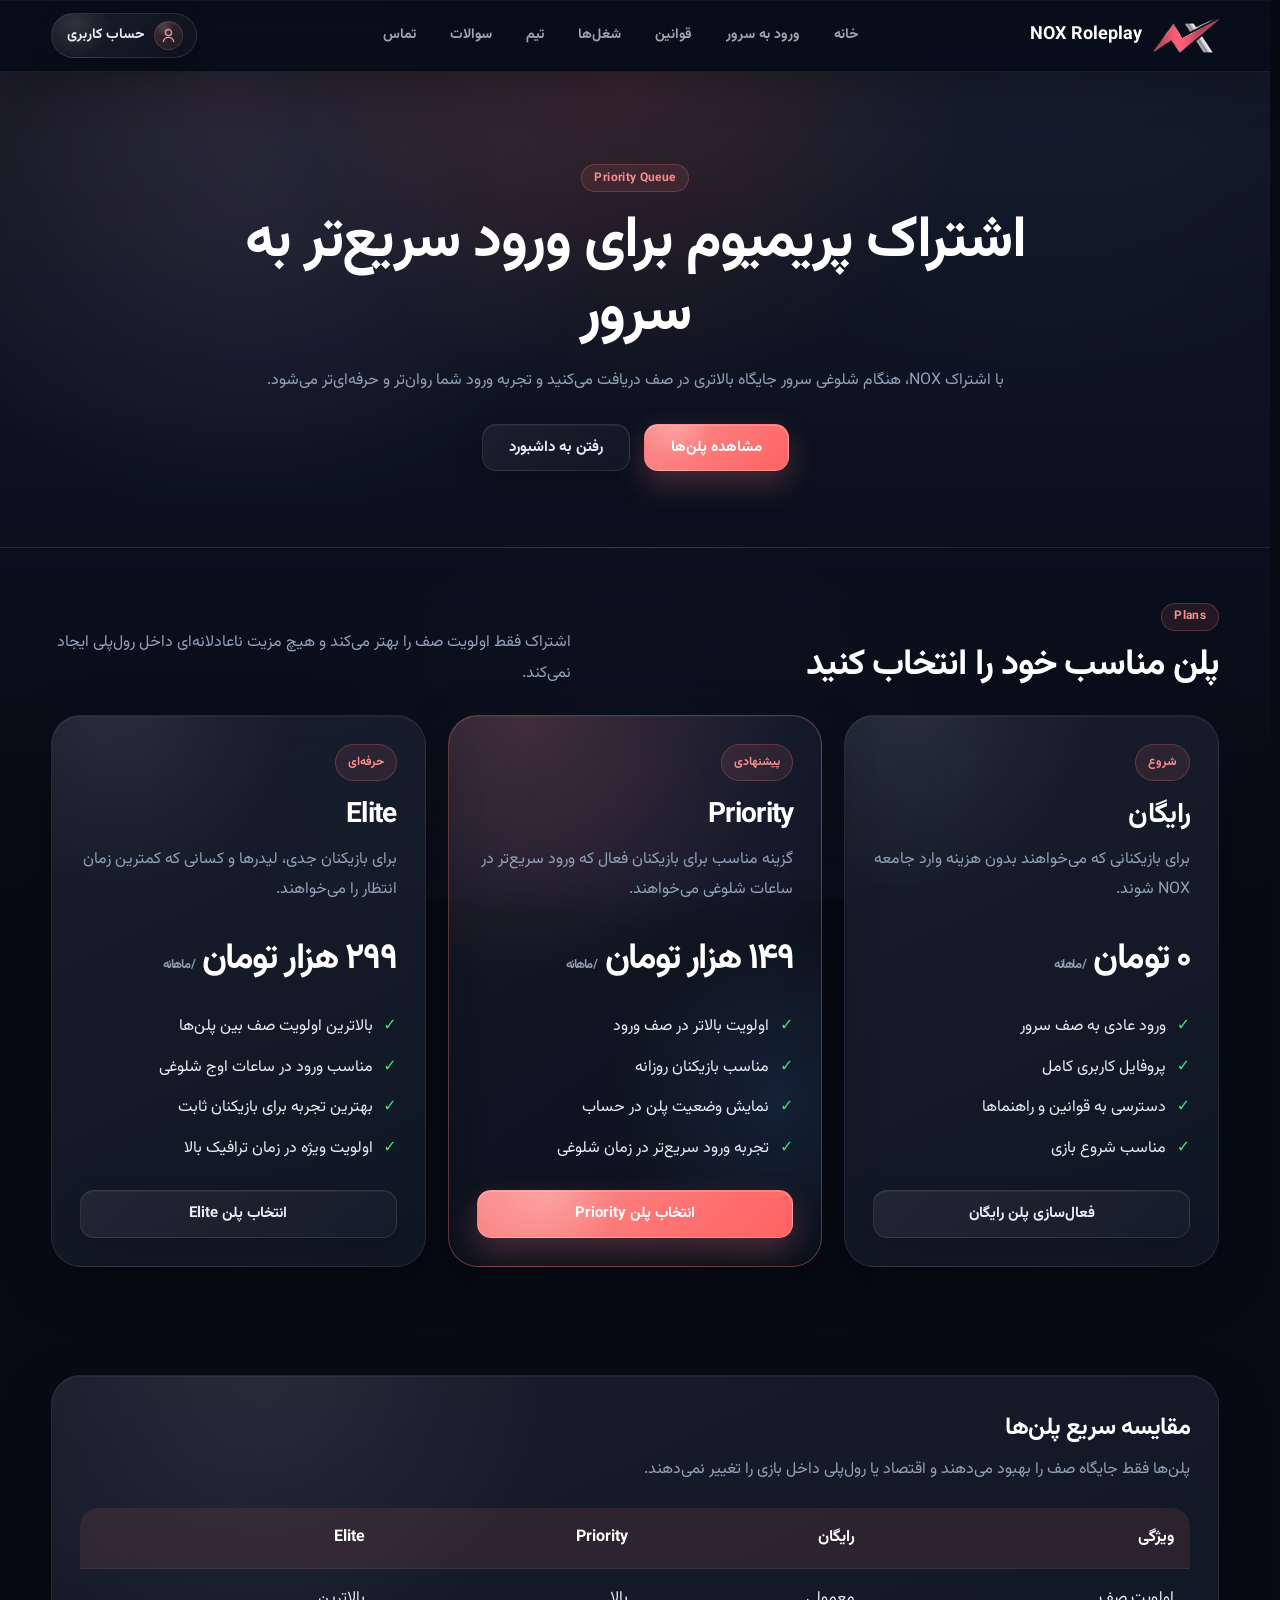
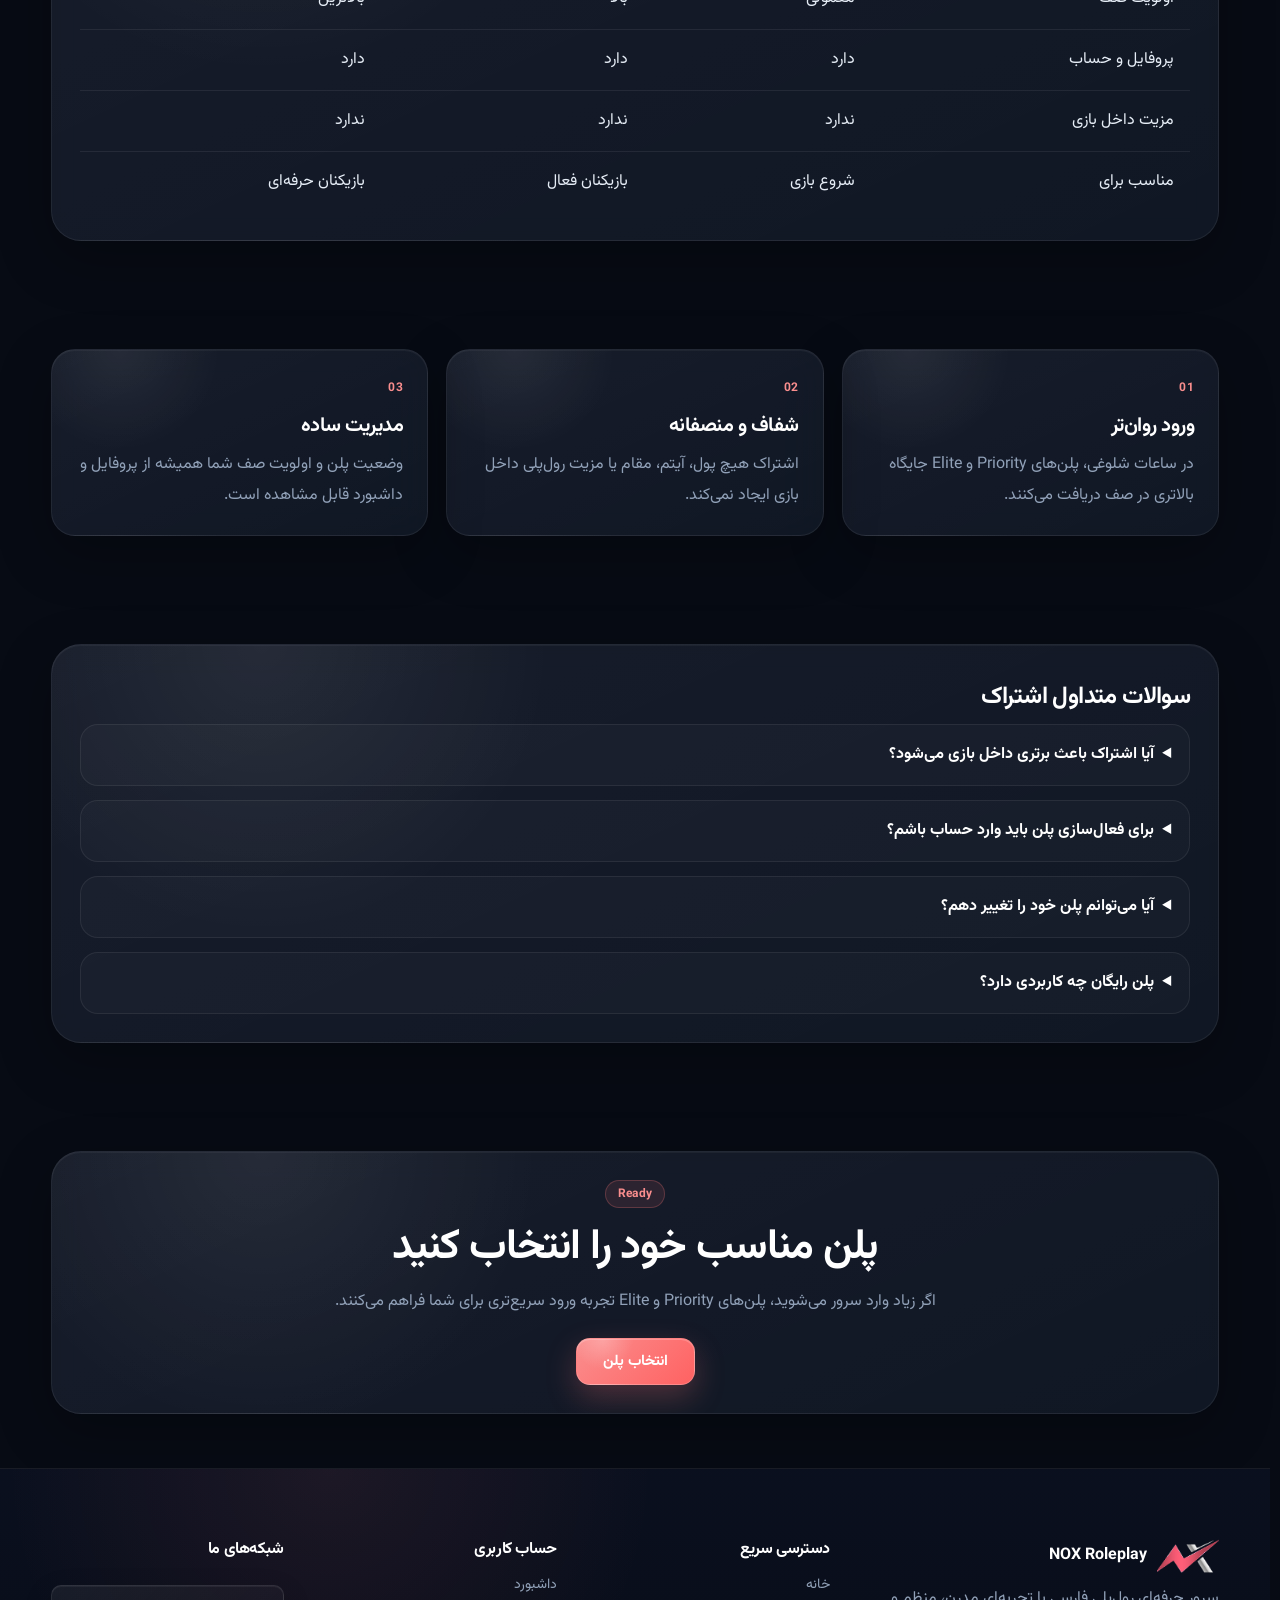
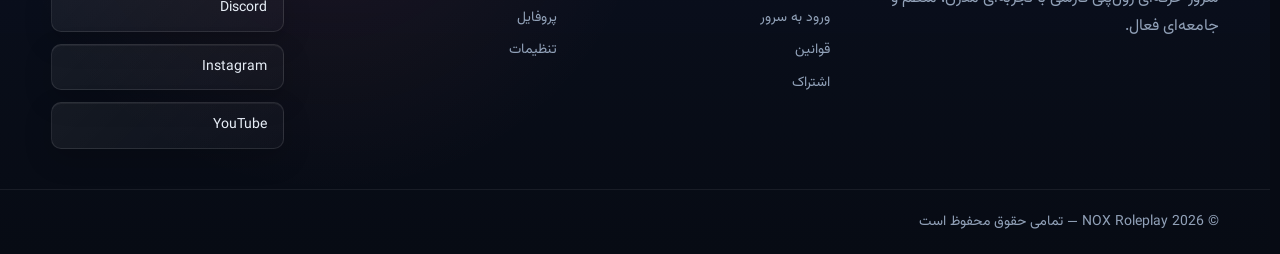
<file: pages/subscription.html>
<!DOCTYPE html>
<html lang="fa" dir="rtl">

<head>
  <meta charset="UTF-8">
  <meta name="viewport" content="width=device-width, initial-scale=1.0, viewport-fit=cover">
  <meta name="description"
    content="اشتراک پریمیوم NOX Roleplay برای دریافت اولویت بالاتر در صف سرور و تجربه حرفه‌ای‌تر.">
  <meta name="robots" content="index, follow">
  <meta name="theme-color" content="#0b1120">
  <meta name="color-scheme" content="dark">
  <title>اشتراک و اولویت صف | NOX Roleplay</title>
  <link rel="icon" href="../favicon.ico">
  <link rel="stylesheet" href="../assets/css/style.css">
  <link rel="stylesheet" href="../assets/css/responsive.css">
</head>

<body>
  <a class="skip-link" href="#main-content">رفتن به محتوای اصلی</a>

  <header class="navbar">
    <div class="container nav-container">
      <a class="logo" href="../index.html" aria-label="صفحه اصلی NOX Roleplay">
        <img src="../assets/logos/logo-navbar.png" alt="لوگوی NOX Roleplay" width="34" height="34" decoding="async">
        <span>NOX Roleplay</span>
      </a>

      <nav class="nav-links" id="navLinks" aria-label="منوی اصلی سایت">
        <a href="../index.html">خانه</a>
        <a href="join.html">ورود به سرور</a>
        <a href="rules.html">قوانین</a>
        <a href="jobs.html">شغل‌ها</a>
        <a href="team.html">تیم</a>
        <a href="faq.html">سوالات</a>
        <a href="contact.html">تماس</a>
      </nav>

      <button class="hamburger" id="hamburger" type="button" aria-label="باز کردن منوی سایت" aria-controls="navLinks"
        aria-expanded="false">
        <span></span><span></span><span></span>
      </button>
    </div>
  </header>

  <div id="mobileOverlay" class="mobile-overlay" hidden></div>

  <main id="main-content">
    <section class="page-hero subscription-hero">
      <div class="container">
        <span class="auth-badge">Priority Queue</span>
        <h1>اشتراک پریمیوم برای ورود سریع‌تر به سرور</h1>
        <p>
          با اشتراک NOX، هنگام شلوغی سرور جایگاه بالاتری در صف دریافت می‌کنید و تجربه ورود شما روان‌تر و حرفه‌ای‌تر
          می‌شود.
        </p>

        <div class="subscription-actions">
          <a class="btn primary" href="#plans">مشاهده پلن‌ها</a>
          <a class="btn ghost" href="dashboard.html">رفتن به داشبورد</a>
        </div>
      </div>
    </section>

    <section id="plans" class="subscription-page container">
      <div class="section-heading-inline">
        <div>
          <span class="auth-badge">Plans</span>
          <h2>پلن مناسب خود را انتخاب کنید</h2>
        </div>
        <p>
          اشتراک فقط اولویت صف را بهتر می‌کند و هیچ مزیت ناعادلانه‌ای داخل رول‌پلی ایجاد نمی‌کند.
        </p>
      </div>

      <div class="subscription-grid">
        <article class="plan-card" data-plan-card="basic">
          <span class="plan-badge">شروع</span>
          <h2>رایگان</h2>
          <p>برای بازیکنانی که می‌خواهند بدون هزینه وارد جامعه NOX شوند.</p>

          <div class="plan-price">
            ۰ تومان <span>/ ماهانه</span>
          </div>

          <ul class="plan-features">
            <li>ورود عادی به صف سرور</li>
            <li>پروفایل کاربری کامل</li>
            <li>دسترسی به قوانین و راهنماها</li>
            <li>مناسب شروع بازی</li>
          </ul>

          <button class="btn ghost" type="button" data-plan-checkout="basic" data-label="فعال‌سازی پلن رایگان">
            فعال‌سازی رایگان
          </button>
        </article>

        <article class="plan-card featured" data-plan-card="priority">
          <span class="plan-badge">پیشنهادی</span>
          <h2>Priority</h2>
          <p>گزینه مناسب برای بازیکنان فعال که ورود سریع‌تر در ساعات شلوغی می‌خواهند.</p>

          <div class="plan-price">
            ۱۴۹ هزار تومان <span>/ ماهانه</span>
          </div>

          <ul class="plan-features">
            <li>اولویت بالاتر در صف ورود</li>
            <li>مناسب بازیکنان روزانه</li>
            <li>نمایش وضعیت پلن در حساب</li>
            <li>تجربه ورود سریع‌تر در زمان شلوغی</li>
          </ul>

          <button class="btn primary" type="button" data-plan-checkout="priority" data-label="انتخاب پلن Priority">
            انتخاب پلن Priority
          </button>
        </article>

        <article class="plan-card" data-plan-card="elite">
          <span class="plan-badge">حرفه‌ای</span>
          <h2>Elite</h2>
          <p>برای بازیکنان جدی، لیدرها و کسانی که کمترین زمان انتظار را می‌خواهند.</p>

          <div class="plan-price">
            ۲۹۹ هزار تومان <span>/ ماهانه</span>
          </div>

          <ul class="plan-features">
            <li>بالاترین اولویت صف بین پلن‌ها</li>
            <li>مناسب ورود در ساعات اوج شلوغی</li>
            <li>بهترین تجربه برای بازیکنان ثابت</li>
            <li>اولویت ویژه در زمان ترافیک بالا</li>
          </ul>

          <button class="btn ghost" type="button" data-plan-checkout="elite" data-label="انتخاب پلن Elite">
            انتخاب پلن Elite
          </button>
        </article>
      </div>
    </section>

    <section class="subscription-section container">
      <div class="compare-card">
        <h2>مقایسه سریع پلن‌ها</h2>
        <p>پلن‌ها فقط جایگاه صف را بهبود می‌دهند و اقتصاد یا رول‌پلی داخل بازی را تغییر نمی‌دهند.</p>

        <div class="table-scroll">
          <table class="compare-table">
            <thead>
              <tr>
                <th>ویژگی</th>
                <th>رایگان</th>
                <th>Priority</th>
                <th>Elite</th>
              </tr>
            </thead>
            <tbody>
              <tr>
                <td>اولویت صف</td>
                <td>معمولی</td>
                <td>بالا</td>
                <td>بالاترین</td>
              </tr>
              <tr>
                <td>پروفایل و حساب</td>
                <td>دارد</td>
                <td>دارد</td>
                <td>دارد</td>
              </tr>
              <tr>
                <td>مزیت داخل بازی</td>
                <td>ندارد</td>
                <td>ندارد</td>
                <td>ندارد</td>
              </tr>
              <tr>
                <td>مناسب برای</td>
                <td>شروع بازی</td>
                <td>بازیکنان فعال</td>
                <td>بازیکنان حرفه‌ای</td>
              </tr>
            </tbody>
          </table>
        </div>
      </div>
    </section>

    <section class="subscription-section container">
      <div class="benefit-grid">
        <article class="benefit-card">
          <span>01</span>
          <h3>ورود روان‌تر</h3>
          <p>در ساعات شلوغی، پلن‌های Priority و Elite جایگاه بالاتری در صف دریافت می‌کنند.</p>
        </article>

        <article class="benefit-card">
          <span>02</span>
          <h3>شفاف و منصفانه</h3>
          <p>اشتراک هیچ پول، آیتم، مقام یا مزیت رول‌پلی داخل بازی ایجاد نمی‌کند.</p>
        </article>

        <article class="benefit-card">
          <span>03</span>
          <h3>مدیریت ساده</h3>
          <p>وضعیت پلن و اولویت صف شما همیشه از پروفایل و داشبورد قابل مشاهده است.</p>
        </article>
      </div>
    </section>

    <section class="subscription-section container">
      <div class="faq-card">
        <h2>سوالات متداول اشتراک</h2>

        <div class="faq-list native-faq">
          <details>
            <summary>آیا اشتراک باعث برتری داخل بازی می‌شود؟</summary>
            <p>خیر. اشتراک فقط اولویت صف ورود را بهتر می‌کند و هیچ آیتم، پول، مقام یا مزیت رول‌پلی داخل بازی نمی‌دهد.
            </p>
          </details>

          <details>
            <summary>برای فعال‌سازی پلن باید وارد حساب باشم؟</summary>
            <p>بله. پلن انتخابی باید به حساب کاربری شما متصل شود تا اولویت صف درست اعمال شود.</p>
          </details>

          <details>
            <summary>آیا می‌توانم پلن خود را تغییر دهم؟</summary>
            <p>بله. هر زمان می‌توانید از همین صفحه پلن فعلی خود را تغییر دهید.</p>
          </details>

          <details>
            <summary>پلن رایگان چه کاربردی دارد؟</summary>
            <p>پلن رایگان برای استفاده عادی از حساب و ورود معمولی به صف سرور مناسب است.</p>
          </details>
        </div>
      </div>
    </section>

    <section class="subscription-section container">
      <div class="subscription-final-cta">
        <span class="auth-badge">Ready</span>
        <h2>پلن مناسب خود را انتخاب کنید</h2>
        <p>اگر زیاد وارد سرور می‌شوید، پلن‌های Priority و Elite تجربه ورود سریع‌تری برای شما فراهم می‌کنند.</p>
        <a class="btn primary" href="#plans">انتخاب پلن</a>
      </div>
    </section>
  </main>

  <footer>
    <div class="container footer-grid">
      <div class="footer-brand">
        <div class="footer-logo">
          <img src="../assets/logos/logo-navbar.png" alt="NOX Roleplay">
          <span>NOX Roleplay</span>
        </div>
        <p>سرور حرفه‌ای رول‌پلی فارسی با تجربه‌ای مدرن، منظم و جامعه‌ای فعال.</p>
      </div>

      <div class="footer-links">
        <h4>دسترسی سریع</h4>
        <a href="../index.html">خانه</a>
        <a href="join.html">ورود به سرور</a>
        <a href="rules.html">قوانین</a>
        <a href="subscription.html">اشتراک</a>
      </div>

      <div class="footer-links">
        <h4>حساب کاربری</h4>
        <a href="dashboard.html">داشبورد</a>
        <a href="profile.html">پروفایل</a>
        <a href="account-settings.html">تنظیمات</a>
      </div>

      <div class="footer-social">
        <h4>شبکه‌های ما</h4>
        <a href="#" class="social-btn">Discord</a>
        <a href="#" class="social-btn">Instagram</a>
        <a href="#" class="social-btn">YouTube</a>
      </div>
    </div>

    <div class="footer-bottom">
      <div class="container footer-bottom-grid">
        <span>© 2026 NOX Roleplay — تمامی حقوق محفوظ است</span>
      </div>
    </div>
  </footer>

  <div id="toast-container" aria-live="polite" aria-atomic="true"></div>
  <script>
    window.NOX_API_BASE_URL = "http://127.0.0.1:8000/api";
  </script>
  <script src="../assets/js/main.js" defer></script>
  <script src="../assets/js/account.js" defer></script>
  <script src="../assets/js/security.js" defer></script>
</body>

</html>
</file>
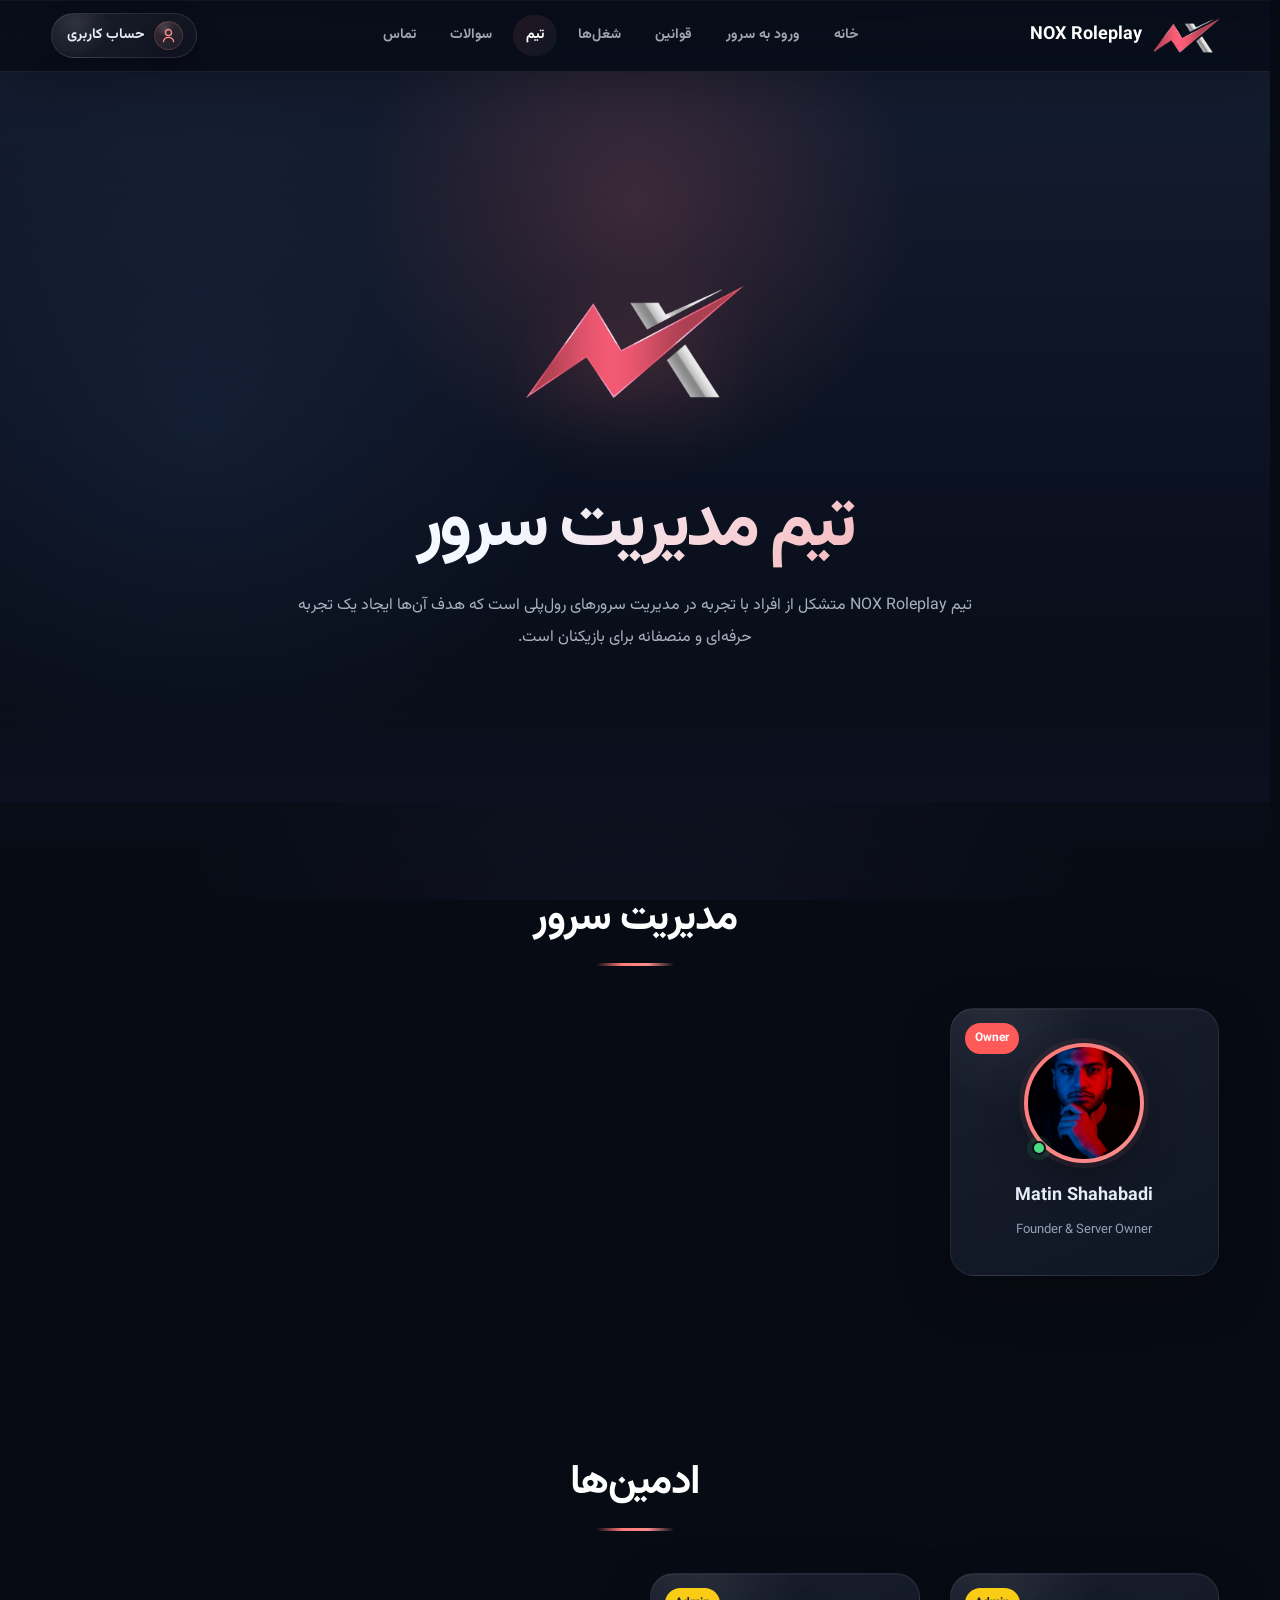
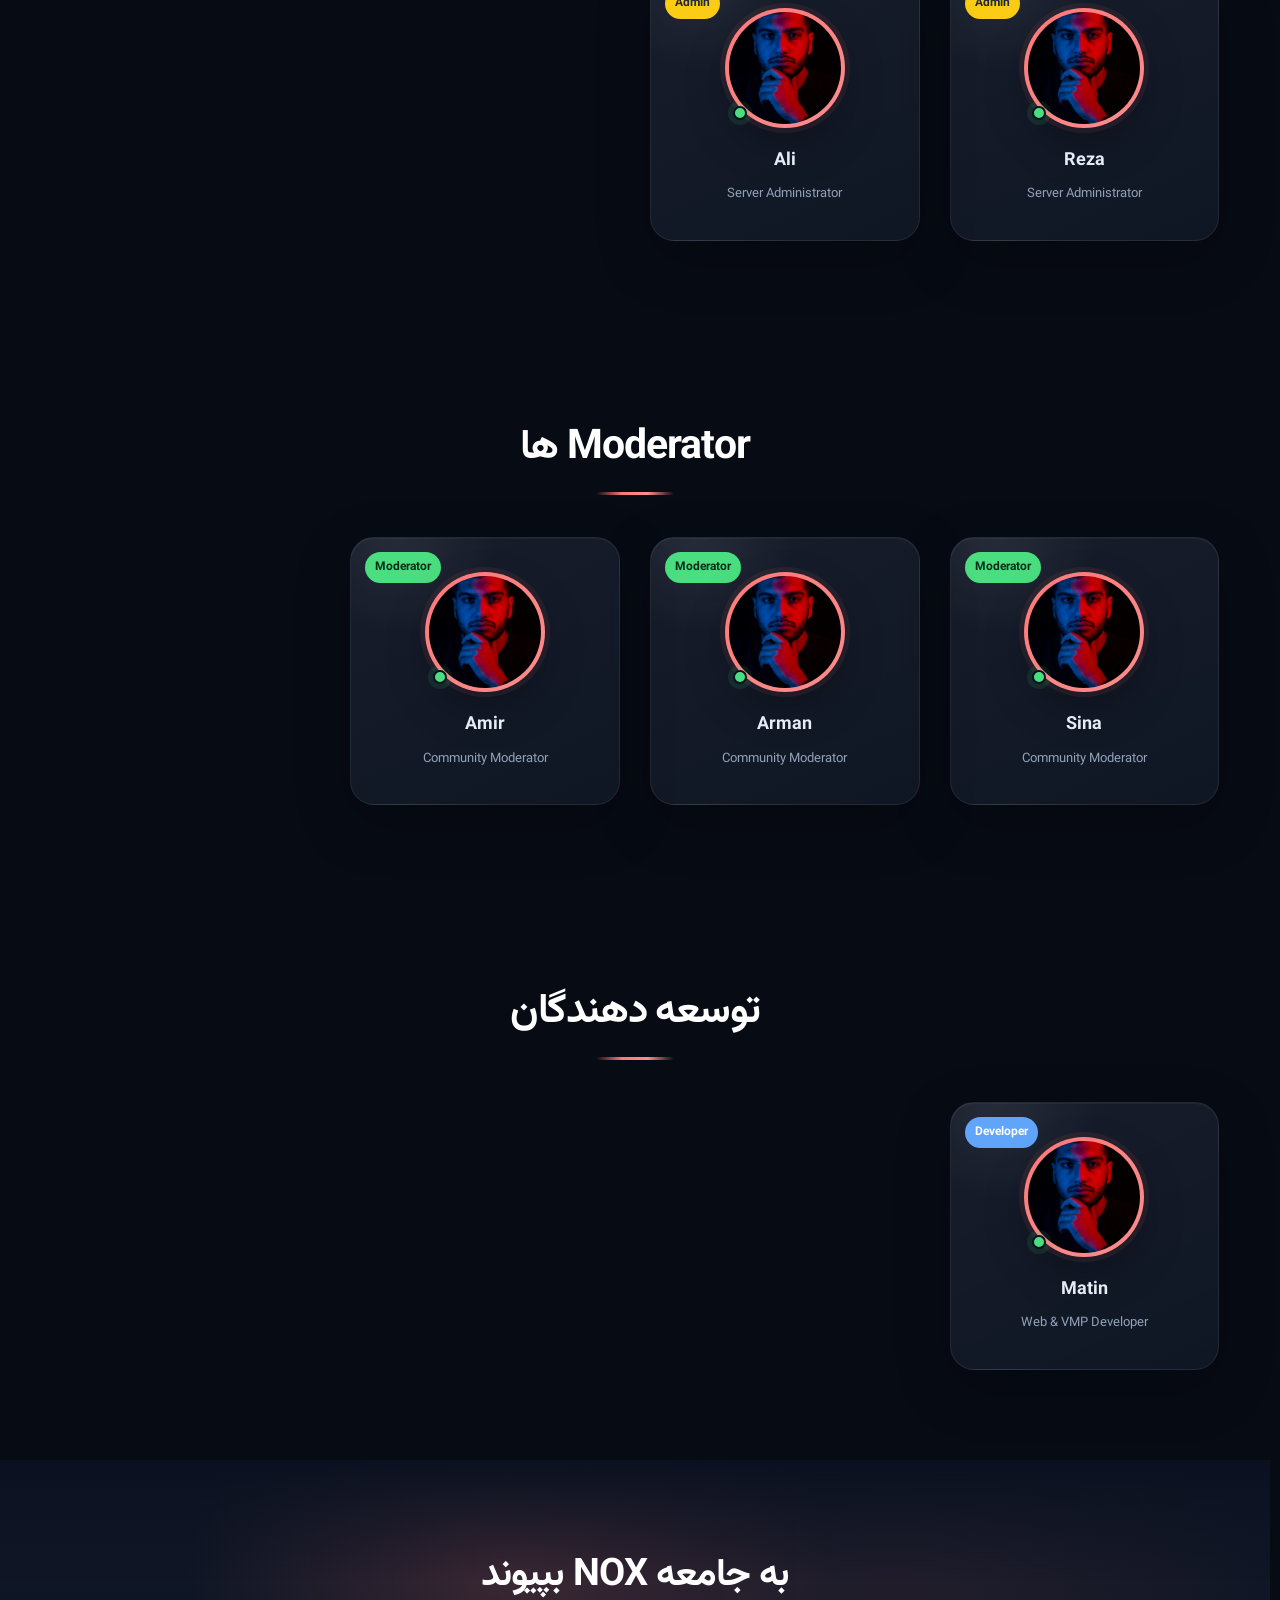
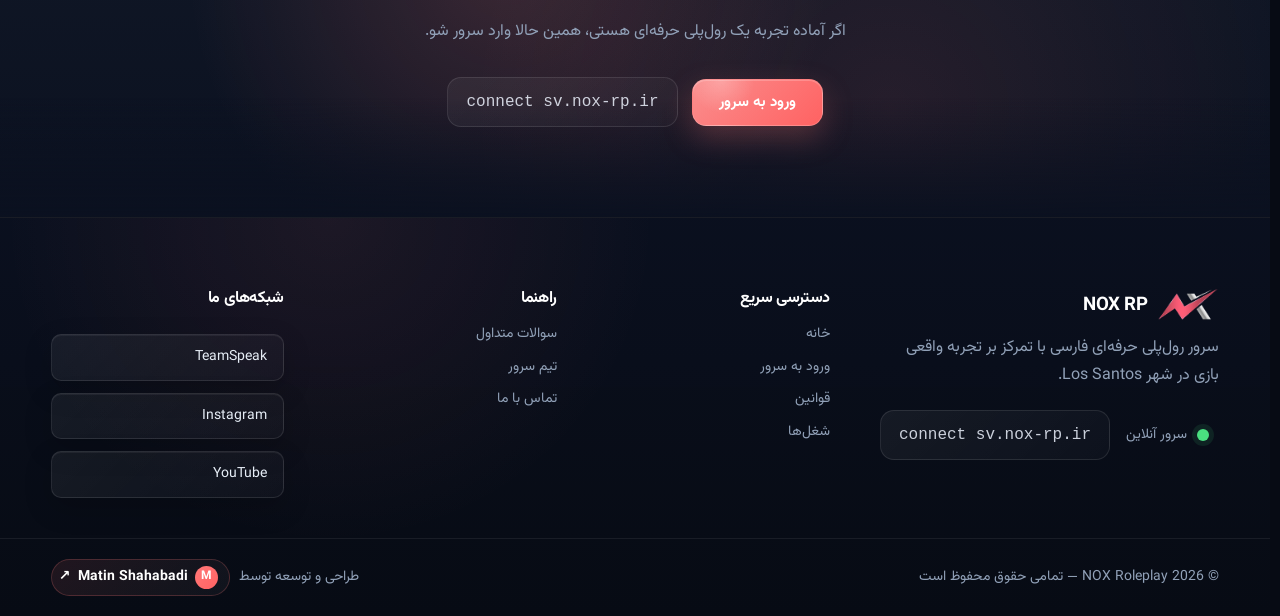
<file: pages/team.html>
<!DOCTYPE html>
<html lang="fa" dir="rtl">

<head>
  <meta charset="UTF-8">
  <meta name="viewport" content="width=device-width, initial-scale=1.0, viewport-fit=cover">
  <meta name="description" content="معرفی اعضای تیم مدیریت، سرپرستان، ناظران و مسئولین سرور NOX Roleplay.">
  <meta name="robots" content="index, follow, max-image-preview:large">
  <meta name="theme-color" content="#0b1120">
  <meta name="color-scheme" content="dark">
  <meta name="application-name" content="NOX Roleplay">

  <title>تیم مدیریت NOX Roleplay | اعضا و مسئولین سرور</title>
  <link rel="canonical" href="https://nox-rp.ir/pages/team.html">

  <link rel="preconnect" href="https://api.tsstatus.net" crossorigin>
  <link rel="preload" href="../fonts/vazirmatn/Vazirmatn-Regular.woff2" as="font" type="font/woff2" crossorigin>
  <link rel="preload" href="../assets/logos/logo-main.png" as="image" fetchpriority="high">
  <link rel="preload" href="../assets/logos/logo-navbar.png" as="image">

  <link rel="icon" href="../favicon.ico">
  <link rel="icon" type="image/png" sizes="16x16" href="../favicon-16x16.png">
  <link rel="icon" type="image/png" sizes="32x32" href="../favicon-32x32.png">
  <link rel="apple-touch-icon" sizes="180x180" href="../apple-touch-icon.png">
  <link rel="manifest" href="../site.webmanifest">

  <meta property="og:locale" content="fa_IR">
  <meta property="og:site_name" content="NOX Roleplay">
  <meta property="og:type" content="profile">
  <meta property="og:title" content="تیم مدیریت NOX Roleplay | اعضا و مسئولین سرور">
  <meta property="og:description" content="معرفی اعضای تیم مدیریت، سرپرستان، ناظران و مسئولین سرور NOX Roleplay.">
  <meta property="og:url" content="https://nox-rp.ir/pages/team.html">
  <meta property="og:image" content="https://nox-rp.ir/assets/logos/logo-main.png">

  <meta name="twitter:card" content="summary_large_image">
  <meta name="twitter:title" content="تیم مدیریت NOX Roleplay | اعضا و مسئولین سرور">
  <meta name="twitter:description" content="معرفی اعضای تیم مدیریت، سرپرستان، ناظران و مسئولین سرور NOX Roleplay.">
  <meta name="twitter:image" content="https://nox-rp.ir/assets/logos/logo-main.png">

  <script type="application/ld+json">
{
  "@context": "https://schema.org",
  "@type": "WebPage",
  "name": "تیم مدیریت NOX Roleplay | اعضا و مسئولین سرور",
  "description": "معرفی اعضای تیم مدیریت، سرپرستان، ناظران و مسئولین سرور NOX Roleplay.",
  "url": "https://nox-rp.ir/pages/team.html",
  "inLanguage": "fa-IR",
  "publisher": {
    "@type": "Organization",
    "name": "NOX Roleplay",
    "url": "https://nox-rp.ir/",
    "logo": "https://nox-rp.ir/assets/logos/logo-main.png"
  }
}
  </script>

  <link rel="stylesheet" href="../assets/css/style.css">
  <link rel="stylesheet" href="../assets/css/responsive.css">
</head>



<body>
  <a class="skip-link" href="#main-content">رفتن به محتوای اصلی</a>

  <header class="navbar">

    <div class="container nav-container">

      <a class="logo" href="../index.html" aria-label="صفحه اصلی NOX Roleplay">
        <img src="../assets/logos/logo-navbar.png" alt="لوگوی NOX Roleplay" width="34" height="34" decoding="async">
        <span>NOX Roleplay</span>
      </a>

      <nav class="nav-links" id="navLinks" aria-label="منوی اصلی سایت">
        <a href="../index.html">خانه</a>
        <a href="join.html">ورود به سرور</a>
        <a href="rules.html">قوانین</a>
        <a href="jobs.html">شغل‌ها</a>
        <a href="team.html" class="active">تیم</a>
        <a href="faq.html">سوالات</a>
        <a href="contact.html">تماس</a>

      </nav>

      <button class="hamburger" id="hamburger" type="button" aria-label="باز کردن منوی سایت" aria-controls="navLinks"
        aria-expanded="false"><span></span><span></span><span></span></button>

    </div>

  </header>
  <div id="mobileOverlay" class="mobile-overlay" hidden></div>

  <main id="main-content"><!-- HERO -->

    <section class="hero">

      <div class="hero-bg"></div>

      <div class="container hero-content">

        <img class="hero-logo" src="../assets/logos/logo-main.png" alt="لوگوی اصلی NOX Roleplay" width="240"
          height="240" decoding="async" fetchpriority="high">

        <h1>تیم مدیریت سرور</h1>

        <p>
          تیم NOX Roleplay متشکل از افراد با تجربه در مدیریت سرورهای رول‌پلی است
          که هدف آن‌ها ایجاد یک تجربه حرفه‌ای و منصفانه برای بازیکنان است.
        </p>

      </div>

    </section>


    <!-- MANAGEMENT -->

    <section class="container">

      <h2 class="section-title">مدیریت سرور</h2>

      <div class="team-grid">

        <div class="team-card reveal">

          <span class="role-badge role-owner">Owner</span>

          <div class="team-avatar">
            <img src="../assets/images/team/test.png" loading="lazy" decoding="async" alt="team member">
          </div>


          <div class="team-body">

            <div class="team-name">Matin Shahabadi</div>

            <div class="team-role">Founder & Server Owner</div>

          </div>


        </div>

      </div>

    </section>


    <!-- ADMIN TEAM -->

    <section class="container">

      <h2 class="section-title">ادمین‌ها</h2>

      <div class="team-grid">

        <div class="team-card reveal">

          <span class="role-badge role-admin">Admin</span>

          <div class="team-avatar">
            <img src="../assets/images/team/test.png" loading="lazy" decoding="async" alt="team member">
          </div>


          <div class="team-body">

            <div class="team-name">Reza</div>
            <div class="team-role">Server Administrator</div>

          </div>

        </div>


        <div class="team-card reveal">

          <span class="role-badge role-admin">Admin</span>

          <div class="team-avatar">
            <img src="../assets/images/team/test.png" loading="lazy" decoding="async" alt="team member">
          </div>


          <div class="team-body">

            <div class="team-name">Ali</div>
            <div class="team-role">Server Administrator</div>

          </div>

        </div>

      </div>

    </section>

    <section class="container">

      <h2 class="section-title">Moderator ها</h2>

      <div class="team-grid">

        <div class="team-card reveal">

          <span class="role-badge role-mod">Moderator</span>

          <div class="team-avatar">
            <img src="../assets/images/team/test.png" loading="lazy" decoding="async" alt="team member">
          </div>


          <div class="team-body">

            <div class="team-name">Sina</div>
            <div class="team-role">Community Moderator</div>

          </div>

        </div>


        <div class="team-card reveal">

          <span class="role-badge role-mod">Moderator</span>

          <div class="team-avatar">
            <img src="../assets/images/team/test.png" loading="lazy" decoding="async" alt="team member">
          </div>


          <div class="team-body">

            <div class="team-name">Arman</div>
            <div class="team-role">Community Moderator</div>

          </div>

        </div>


        <div class="team-card reveal">

          <span class="role-badge role-mod">Moderator</span>

          <div class="team-avatar">
            <img src="../assets/images/team/test.png" loading="lazy" decoding="async" alt="team member">
          </div>


          <div class="team-body">

            <div class="team-name">Amir</div>
            <div class="team-role">Community Moderator</div>

          </div>

        </div>

      </div>

    </section>


    <!-- DEVELOPERS -->

    <section class="container">

      <h2 class="section-title">توسعه دهندگان</h2>

      <div class="team-grid">

        <div class="team-card reveal">

          <span class="role-badge role-dev">Developer</span>

          <div class="team-avatar">
            <img src="../assets/images/team/test.png" loading="lazy" decoding="async" alt="team member">
          </div>


          <div class="team-body">

            <div class="team-name">Matin</div>

            <div class="team-role">Web & VMP Developer</div>

          </div>

        </div>

      </div>

    </section>


    <!-- CTA -->

    <section class="cta">

      <div class="cta-bg"></div>

      <div class="container cta-content">

        <h2>به جامعه NOX بپیوند</h2>

        <p>
          اگر آماده تجربه یک رول‌پلی حرفه‌ای هستی، همین حالا وارد سرور شو.
        </p>

        <div class="cta-actions">

          <a href="join.html" class="btn primary big">
            ورود به سرور
          </a>

          <div class="cta-ip">
            connect sv.nox-rp.ir
          </div>

        </div>

      </div>

    </section>
  </main>

  <footer class="footer">

    <div class="container footer-grid">

      <div class="footer-brand">

        <div class="footer-logo">

          <img src="../assets/logos/logo-main.png" alt="NOX RP">
          <h3>NOX RP</h3>

        </div>

        <p>
          سرور رول‌پلی حرفه‌ای فارسی با تمرکز بر تجربه واقعی بازی
          در شهر Los Santos.
        </p>

        <div class="footer-server">

          <div class="server-status-group">
            <div class="server-status">
              <span class="status-dot online"></span>
              <span class="status-text">سرور آنلاین</span>
            </div>

            <div class="server-ip">connect sv.nox-rp.ir</div>
          </div>

        </div>

      </div>


      <div class="footer-links">

        <h4>دسترسی سریع</h4>

        <a href="../index.html">خانه</a>
        <a href="join.html">ورود به سرور</a>
        <a href="rules.html">قوانین</a>
        <a href="jobs.html">شغل‌ها</a>
      </div>


      <div class="footer-links">

        <h4>راهنما</h4>

        <a href="faq.html">سوالات متداول</a>
        <a href="team.html">تیم سرور</a>
        <a href="contact.html">تماس با ما</a>

      </div>


      <div class="footer-social">

        <h4>شبکه‌های ما</h4>

        <a href="ts3server://sv.nox-rp.ir" class="social-btn">TeamSpeak</a>
        <a href="#" class="social-btn">Instagram</a>
        <a href="#" class="social-btn">YouTube</a>

      </div>

    </div>


    <div class="footer-bottom">

      <div class="container footer-bottom-grid">

        <span>
          © 2026 NOX Roleplay — تمامی حقوق محفوظ است
        </span>

        <span class="footer-made">
          <span class="footer-made-label">طراحی و توسعه توسط</span>

          <a class="footer-made-link" href="https://matinshahabadi.ir" target="_blank" rel="author noopener noreferrer"
            aria-label="مشاهده وب‌سایت شخصی Matin Shahabadi، طراح و توسعه‌دهنده وب‌سایت">
            <span class="footer-made-mark" aria-hidden="true">M</span>
            <span class="footer-made-name">Matin Shahabadi</span>
            <span class="footer-made-icon" aria-hidden="true">↗</span>
          </a>
        </span>

      </div>

    </div>

  </footer>

  <div id="toast-container" aria-live="polite" aria-atomic="true"></div>

  <script>
    window.NOX_API_BASE_URL = "http://127.0.0.1:8000/api";
  </script>
  <script src="../assets/js/main.js" defer></script>
  <script src="../assets/js/account.js" defer></script>
  <script src="../assets/js/security.js" defer></script>

</body>

</html>
</file>
<file: assets/css/style.css>
/* ==========================================================
   NOX Roleplay — Clean Premium UI System
   Full style.css replacement
   Goal: polished UI, calm motion, no duplicate conflict layers
   ========================================================== */

/* ==========================================================
   01. Design Tokens
   ========================================================== */

:root {
  color-scheme: dark;

  /* Brand */
  --primary: #ff7878;
  --primary-hover: #ff6262;
  --primary-dark: #e05f5f;
  --primary-light: #fa8e8e;
  --primary-lighter: #ffc2c2;
  --primary-rgb: 255, 120, 120;

  --primary-03: rgba(255, 120, 120, .03);
  --primary-05: rgba(255, 120, 120, .05);
  --primary-08: rgba(255, 120, 120, .08);
  --primary-10: rgba(255, 120, 120, .10);
  --primary-12: rgba(255, 120, 120, .12);
  --primary-18: rgba(255, 120, 120, .18);
  --primary-22: rgba(255, 120, 120, .22);
  --primary-25: rgba(255, 120, 120, .25);
  --primary-35: rgba(255, 120, 120, .35);
  --primary-40: rgba(255, 120, 120, .40);
  --primary-45: rgba(255, 120, 120, .45);

  /* Semantic */
  --success: #4ade80;
  --warning: #facc15;
  --error: #ff5a5a;
  --info: #60a5fa;

  --success-rgb: 74, 222, 128;
  --warning-rgb: 250, 204, 21;
  --error-rgb: 255, 90, 90;
  --info-rgb: 96, 165, 250;

  --success-10: rgba(74, 222, 128, .10);
  --success-20: rgba(74, 222, 128, .20);
  --success-60: rgba(74, 222, 128, .60);
  --success-70: rgba(74, 222, 128, .70);

  --warning-10: rgba(250, 204, 21, .10);
  --warning-20: rgba(250, 204, 21, .20);

  --error-10: rgba(255, 90, 90, .10);
  --error-20: rgba(255, 90, 90, .20);
  --error-60: rgba(255, 90, 90, .60);
  --error-70: rgba(255, 90, 90, .70);

  --info-10: rgba(96, 165, 250, .10);
  --info-20: rgba(96, 165, 250, .20);

  /* Backgrounds */
  --bg-main: #0b1120;
  --bg-secondary: #111827;
  --bg-tertiary: #151c2c;
  --bg-deep: #070b14;
  --bg-card-dark: #101726;
  --bg-gradient-dark: #141c30;

  --bg-main-rgb: 11, 17, 32;
  --bg-secondary-rgb: 17, 24, 39;
  --bg-tertiary-rgb: 21, 28, 44;

  --bg-main-0: rgba(11, 17, 32, 0);
  --bg-main-65: rgba(11, 17, 32, .65);
  --bg-main-80: rgba(11, 17, 32, .80);
  --bg-main-90: rgba(11, 17, 32, .90);

  /* Glass / Cards */
  --card-bg: rgba(255, 255, 255, .035);
  --card-bg-hover: rgba(255, 255, 255, .055);
  --surface: rgba(17, 24, 39, .74);
  --surface-strong: rgba(17, 24, 39, .92);
  --surface-soft: rgba(255, 255, 255, .045);

  /* Borders */
  --border: #253047;
  --border-soft: rgba(255, 255, 255, .07);
  --border-medium: rgba(255, 255, 255, .10);
  --border-strong: rgba(255, 255, 255, .15);
  --border-light: rgba(255, 255, 255, .05);

  /* White System */
  --white: #ffffff;
  --white-rgb: 255, 255, 255;
  --white-03: rgba(255, 255, 255, .03);
  --white-04: rgba(255, 255, 255, .04);
  --white-05: rgba(255, 255, 255, .05);
  --white-08: rgba(255, 255, 255, .08);
  --white-10: rgba(255, 255, 255, .10);
  --white-14: rgba(255, 255, 255, .14);

  /* Text */
  --text-heading: #ffffff;
  --text-main: #e6edf6;
  --text-muted: #91a1b8;
  --text-soft: #b8c4d8;

  /* Radius */
  --radius-xs: 8px;
  --radius-sm: 10px;
  --radius-md: 14px;
  --radius-lg: 18px;
  --radius-xl: 24px;
  --radius-2xl: 30px;
  --radius-round: 999px;

  /* Shadows */
  --shadow-soft: 0 8px 25px rgba(0, 0, 0, .20);
  --shadow-medium: 0 18px 45px rgba(0, 0, 0, .34);
  --shadow-hard: 0 28px 80px rgba(0, 0, 0, .48);
  --shadow-card: 0 18px 54px rgba(0, 0, 0, .26), inset 0 1px 0 rgba(255, 255, 255, .045);
  --glow: 0 12px 34px rgba(255, 120, 120, .25);

  /* Motion - calm and short */
  --ease-out: cubic-bezier(.16, 1, .3, 1);
  --transition-fast: .15s ease;
  --transition-medium: .22s ease;
  --transition-slow: .32s ease;

  /* Layout */
  --container-width: 1280px;
  --navbar-height: 72px;
}

/* ==========================================================
   02. Fonts
   ========================================================== */

@font-face {
  font-family: "Vazirmatn";
  src: url("../../fonts/vazirmatn/Vazirmatn-Regular.woff2") format("woff2");
  font-weight: 400;
  font-style: normal;
  font-display: swap;
}

@font-face {
  font-family: "Vazirmatn";
  src: url("../../fonts/vazirmatn/Vazirmatn-Medium.woff2") format("woff2");
  font-weight: 500;
  font-style: normal;
  font-display: swap;
}

@font-face {
  font-family: "Vazirmatn";
  src: url("../../fonts/vazirmatn/Vazirmatn-SemiBold.woff2") format("woff2");
  font-weight: 600;
  font-style: normal;
  font-display: swap;
}

@font-face {
  font-family: "Vazirmatn";
  src: url("../../fonts/vazirmatn/Vazirmatn-Bold.woff2") format("woff2");
  font-weight: 700;
  font-style: normal;
  font-display: swap;
}

/* ==========================================================
   03. Base / Reset
   ========================================================== */

*,
*::before,
*::after {
  box-sizing: border-box;
}

html {
  min-height: 100%;
  scroll-behavior: smooth;
  scroll-padding-top: calc(var(--navbar-height) + 18px);
  background: var(--bg-deep);
}

body {
  min-height: 100vh;
  margin: 0;
  overflow-x: hidden;
  font-family: "Vazirmatn", system-ui, -apple-system, BlinkMacSystemFont, "Segoe UI", sans-serif;
  color: var(--text-main);
  line-height: 1.75;
  text-rendering: optimizeLegibility;
  -webkit-font-smoothing: antialiased;
  -moz-osx-font-smoothing: grayscale;
  background:
    radial-gradient(circle at 18% 8%, rgba(var(--primary-rgb), .11), transparent 32%),
    radial-gradient(circle at 82% 0%, rgba(var(--info-rgb), .075), transparent 30%),
    radial-gradient(circle at 50% 110%, rgba(167, 139, 250, .055), transparent 40%),
    linear-gradient(180deg, #090e1a 0%, var(--bg-main) 45%, var(--bg-deep) 100%);
  background-attachment: fixed;
}

body.menu-open,
body.auth-open {
  overflow: hidden;
}

body::before {
  content: "";
  position: fixed;
  inset: 0;
  z-index: -2;
  pointer-events: none;
  background:
    linear-gradient(rgba(255, 255, 255, .018) 1px, transparent 1px),
    linear-gradient(90deg, rgba(255, 255, 255, .014) 1px, transparent 1px);
  background-size: 72px 72px;
  mask-image: radial-gradient(circle at 50% 0%, black 0%, transparent 70%);
}

body::after {
  content: "";
  position: fixed;
  inset: 0;
  z-index: -1;
  pointer-events: none;
  background: radial-gradient(circle at 50% 0%, rgba(255, 255, 255, .035), transparent 38%);
}

img,
svg,
video {
  max-width: 100%;
  height: auto;
}

img {
  display: block;
}

button,
a,
input,
textarea,
select {
  font: inherit;
}

button {
  border: 0;
}

a {
  color: inherit;
}

ul,
ol {
  margin: 0;
  padding: 0;
}

::selection {
  background: rgba(var(--primary-rgb), .42);
  color: var(--white);
}

:where(a, button, input, textarea, select, summary, [tabindex]):focus-visible {
  outline: 3px solid var(--primary-35);
  outline-offset: 4px;
  border-radius: var(--radius-sm);
}

.container {
  width: min(92%, var(--container-width));
  max-width: var(--container-width);
  margin-inline: auto;
}

section {
  position: relative;
  padding: 90px 0;
}

h1,
h2,
h3,
h4,
h5,
h6 {
  margin: 0;
  color: var(--text-heading);
  line-height: 1.35;
  letter-spacing: -.025em;
}

p {
  margin: 0;
  color: var(--text-muted);
}

[hidden] {
  display: none !important;
}

/* ==========================================================
   04. Utility / Accessibility
   ========================================================== */

.skip-link {
  position: fixed;
  top: 12px;
  right: 12px;
  z-index: 10000;
  transform: translateY(-160%);
  padding: 10px 14px;
  border-radius: var(--radius-md);
  background: var(--primary);
  color: #fff;
  text-decoration: none;
  font-weight: 800;
  transition: transform var(--transition-medium);
}

.skip-link:focus {
  transform: translateY(0);
}

.reveal {
  opacity: 0;
  transform: translateY(18px);
  transition:
    opacity .38s ease,
    transform .38s var(--ease-out);
}

.reveal.active {
  opacity: 1;
  transform: translateY(0);
}

.section-title {
  margin-bottom: 42px;
  text-align: center;
  font-size: clamp(28px, 3.2vw, 42px);
  font-weight: 900;
}

.section-title::after {
  content: "";
  display: block;
  width: 78px;
  height: 3px;
  margin: 16px auto 0;
  border-radius: var(--radius-round);
  background: linear-gradient(90deg, transparent, var(--primary), var(--primary-light), transparent);
}

/* ==========================================================
   05. Buttons
   ========================================================== */

.btn,
.btn-primary,
.btn.primary,
.primary {
  position: relative;
  min-height: 46px;
  display: inline-flex;
  align-items: center;
  justify-content: center;
  gap: 9px;
  padding: 12px 26px;
  overflow: hidden;
  border-radius: var(--radius-md);
  font-weight: 800;
  font-size: 15px;
  line-height: 1.4;
  text-decoration: none;
  cursor: pointer;
  user-select: none;
  touch-action: manipulation;
  transition:
    transform var(--transition-medium),
    border-color var(--transition-medium),
    background var(--transition-medium),
    color var(--transition-medium),
    box-shadow var(--transition-medium);
}

.btn:hover {
  transform: translateY(-2px);
}

.btn:active {
  transform: translateY(0) scale(.99);
}

.btn.primary,
.primary,
.btn-primary {
  border: 1px solid rgba(255, 255, 255, .16);
  color: #fff;
  background:
    radial-gradient(circle at 22% 0%, rgba(255, 255, 255, .24), transparent 30%),
    linear-gradient(135deg, var(--primary-light), var(--primary-hover));
  box-shadow:
    inset 0 1px 0 rgba(255, 255, 255, .20),
    0 12px 30px rgba(var(--primary-rgb), .25);
}

.btn.primary:hover,
.primary:hover,
.btn-primary:hover {
  background:
    radial-gradient(circle at 22% 0%, rgba(255, 255, 255, .28), transparent 30%),
    linear-gradient(135deg, var(--primary-light), #ff4f4f);
  box-shadow:
    inset 0 1px 0 rgba(255, 255, 255, .24),
    0 16px 38px rgba(var(--primary-rgb), .30);
}

.btn.ghost,
.discord,
.social-btn,
.rule-nav-btn {
  border: 1px solid var(--border-medium);
  color: var(--text-main);
  background: linear-gradient(135deg, rgba(255, 255, 255, .06), rgba(255, 255, 255, .025));
  box-shadow: inset 0 1px 0 rgba(255, 255, 255, .055), 0 10px 28px rgba(0, 0, 0, .18);
}

.btn.ghost:hover,
.discord:hover,
.social-btn:hover,
.rule-nav-btn:hover {
  color: var(--white);
  border-color: var(--primary-25);
  background: linear-gradient(135deg, var(--primary-10), rgba(255, 255, 255, .04));
}

.btn-big,
.big {
  min-height: 54px;
  padding: 15px 36px;
  border-radius: var(--radius-lg);
  font-size: 17px;
}

/* ==========================================================
   06. Navbar
   ========================================================== */

.navbar {
  position: sticky;
  top: 0;
  z-index: 999;
  height: var(--navbar-height);
  display: flex;
  align-items: center;
  border-bottom: 1px solid rgba(255, 255, 255, .075);
  background:
    linear-gradient(180deg, rgba(8, 13, 25, .88), rgba(8, 13, 25, .70)),
    rgba(8, 13, 25, .74);
  box-shadow:
    inset 0 1px 0 rgba(255, 255, 255, .035),
    0 14px 44px rgba(0, 0, 0, .24);
  backdrop-filter: blur(20px) saturate(155%);
  -webkit-backdrop-filter: blur(20px) saturate(155%);
}

.nav-container {
  height: var(--navbar-height);
  display: flex;
  align-items: center;
  justify-content: space-between;
}

.logo {
  display: inline-flex;
  align-items: center;
  gap: 12px;
  color: var(--text-heading);
  text-decoration: none;
  font-weight: 900;
  font-size: 18px;
  transition: transform var(--transition-medium), opacity var(--transition-medium);
}



.logo img {
  width: auto;
  height: 36px;
  object-fit: contain;
}

.nav-links {
  display: flex;
  align-items: center;
  gap: 8px;
}

.nav-links a {
  min-height: 38px;
  display: inline-flex;
  align-items: center;
  padding: 8px 13px;
  border-radius: var(--radius-round);
  color: rgba(230, 237, 246, .68);
  text-decoration: none;
  font-size: 14px;
  font-weight: 700;
  transition:
    color var(--transition-medium),
    background var(--transition-medium),
    transform var(--transition-medium);
}

.nav-links a:hover,
.nav-links a.active {
  color: var(--white);
  background: linear-gradient(135deg, var(--primary-10), rgba(255, 255, 255, .04));
}

.hamburger {
  display: none;
  width: 42px;
  height: 42px;
  align-items: center;
  justify-content: center;
  flex-direction: column;
  gap: 6px;
  padding: 0;
  border: 1px solid var(--border-medium);
  border-radius: var(--radius-md);
  background: var(--card-bg);
  color: inherit;
  cursor: pointer;
  transition:
    background var(--transition-medium),
    border-color var(--transition-medium),
    transform var(--transition-medium);
  z-index: 1100;
}

.hamburger:hover {
  background: var(--primary-08);
  border-color: var(--primary-25);
}

.hamburger span {
  width: 22px;
  height: 2px;
  border-radius: var(--radius-round);
  background: var(--text-main);
  transition:
    transform var(--transition-medium),
    opacity var(--transition-medium);
}

.hamburger.active span:nth-child(1) {
  transform: translateY(8px) rotate(45deg);
}

.hamburger.active span:nth-child(2) {
  opacity: 0;
}

.hamburger.active span:nth-child(3) {
  transform: translateY(-8px) rotate(-45deg);
}

.mobile-overlay[hidden] {
  display: none;
}

.mobile-overlay {
  position: fixed;
  inset: 0;
  z-index: 900;
  visibility: hidden;
  opacity: 0;
  background: rgba(0, 0, 0, .48);
  backdrop-filter: blur(4px);
  -webkit-backdrop-filter: blur(4px);
  transition:
    opacity var(--transition-medium),
    visibility var(--transition-medium);
}

.mobile-overlay.show {
  visibility: visible;
  opacity: 1;
}

/* ==========================================================
   07. Hero / Page Hero
   ========================================================== */

.hero,
.page-hero {
  position: relative;
  overflow: hidden;
  text-align: center;
  isolation: isolate;
}

.hero {
  padding: 158px 0 148px;

}

.hero-bg {
  position: absolute;
  inset: 0;
  z-index: -1;
  background:
    radial-gradient(circle at 50% 18%, rgba(var(--primary-rgb), .18), transparent 32%),
    radial-gradient(circle at 16% 48%, rgba(var(--info-rgb), .08), transparent 32%),
    linear-gradient(180deg, var(--bg-gradient-dark), var(--bg-main) 58%, var(--bg-deep));
}

.hero::after {
  content: "";
  position: absolute;
  left: 0;
  bottom: -1px;
  z-index: 2;
  width: 100%;
  height: 150px;
  pointer-events: none;
  background: linear-gradient(to bottom, transparent, var(--bg-main));
}

.hero-content,
.cta-content,
.contact-section .container {
  position: relative;
  z-index: 3;
}

.hero-logo {
  width: clamp(132px, 18vw, 230px);
  aspect-ratio: 1;
  margin: 0 auto 24px;
  object-fit: contain;
  opacity: .95;
  filter: drop-shadow(0 14px 34px rgba(var(--primary-rgb), .20));
}

.hero h1 {
  max-width: 980px;
  margin: 0 auto 18px;
  font-size: clamp(38px, 6vw, 72px);
  font-weight: 900;
  line-height: 1.22;
  letter-spacing: -.055em;
  background: linear-gradient(135deg, #fff 0%, #f3f7ff 38%, var(--primary-light) 100%);
  -webkit-background-clip: text;
  -webkit-text-fill-color: transparent;
}

.hero p {
  max-width: 720px;
  margin: 0 auto;
  color: rgba(218, 227, 242, .76);
  font-size: 16px;
  line-height: 2;
}

.hero-buttons,
.cta-actions,
.subscription-actions,
.account-actions,
.auth-gate-actions {
  display: flex;
  align-items: center;
  justify-content: center;
  gap: 14px;
  flex-wrap: wrap;
}

.hero-buttons {
  margin-top: 38px;
}

.page-hero {
  padding: 92px 0 68px;
  border-bottom: 1px solid var(--border-soft);
  background:
    radial-gradient(circle at 50% 0%, rgba(var(--primary-rgb), .16), transparent 42%),
    radial-gradient(circle at 20% 24%, rgba(var(--info-rgb), .07), transparent 32%),
    linear-gradient(180deg, rgba(255, 255, 255, .025), rgba(255, 255, 255, 0));
}

.page-hero h1 {
  max-width: 900px;
  margin: 14px auto 14px;
  font-size: clamp(34px, 5vw, 58px);
  font-weight: 900;
  line-height: 1.25;
}

.page-hero p {
  max-width: 760px;
  margin: 0 auto;
  color: var(--text-muted);
  font-size: 16px;
  line-height: 1.95;
}

/* ==========================================================
   08. Cards / Generic Grids
   ========================================================== */

.cards,
.news-grid,
.gallery-grid,
.stats-grid,
.team-grid,
.contact-grid,
.steps-wrapper,
.dashboard-grid,
.subscription-grid,
.benefit-grid {
  display: grid;
  gap: 20px;
}

.cards {
  grid-template-columns: repeat(3, minmax(0, 1fr));
}

.card,
.news-card,
.step-card,
.team-card,
.contact-card,
.ts-status-card,
.faq-item,
.status-box,
.account-card,
.profile-summary,
.auth-gate-card,
.dashboard-card,
.billing-note,
.plan-card,
.compare-card,
.faq-card,
.benefit-card,
.subscription-final-cta {
  position: relative;
  overflow: hidden;
  border: 1px solid var(--border-soft);
  border-radius: var(--radius-xl);
  background:
    radial-gradient(circle at 18% 0%, rgba(255, 255, 255, .065), transparent 28%),
    linear-gradient(155deg, rgba(255, 255, 255, .052), rgba(255, 255, 255, .022)),
    rgba(13, 20, 35, .76);
  box-shadow: var(--shadow-card);
  backdrop-filter: blur(16px) saturate(140%);
  -webkit-backdrop-filter: blur(16px) saturate(140%);
  transition:
    transform var(--transition-slow),
    border-color var(--transition-slow),
    background var(--transition-slow),
    box-shadow var(--transition-slow);
}

.card:hover,
.news-card:hover,
.step-card:hover,
.team-card:hover,
.contact-card:hover,
.dashboard-card:hover,
.plan-card:hover,
.benefit-card:hover {
  transform: translateY(-5px);
  border-color: var(--primary-25);
  box-shadow:
    0 1px 0 rgba(255, 255, 255, .06) inset,
    0 24px 66px rgba(0, 0, 0, .34);
}

.card,
.news-card,
.step-card {
  padding: 26px;
}

.card h3,
.news-card h3,
.step-card h3,
.contact-card h3,
.benefit-card h3 {
  margin-bottom: 10px;
  font-size: 20px;
}

.card p,
.news-card p,
.step-card p,
.contact-card p,
.benefit-card p {
  line-height: 1.9;
}

/* ==========================================================
   09. Stats
   ========================================================== */

.stats {
  padding: 42px 0;
  background:
    radial-gradient(circle at 50% 0%, rgba(var(--primary-rgb), .10), transparent 34%),
    linear-gradient(180deg, rgba(17, 24, 39, .84), rgba(7, 11, 20, .92));
  border-top: 1px solid var(--border-soft);
  border-bottom: 1px solid var(--border-soft);
}

.stats-grid {
  grid-template-columns: repeat(4, minmax(0, 1fr));
  text-align: center;
}

.stat {
  padding: 20px 16px;
  border: 1px solid var(--border-soft);
  border-radius: var(--radius-lg);
  background: rgba(255, 255, 255, .025);
}

.stat h3 {
  font-size: clamp(30px, 4vw, 44px);
  font-weight: 900;
  color: var(--primary-light);
}

.stat p {
  margin-top: 6px;
  color: var(--text-muted);
}

/* ==========================================================
   10. Gallery / News
   ========================================================== */

.gallery-grid {
  grid-template-columns: repeat(4, minmax(0, 1fr));
  gap: 16px;
  margin-top: 30px;
}

.gallery-item {
  overflow: hidden;
  aspect-ratio: 16 / 9;
  border: 1px solid var(--border-soft);
  border-radius: var(--radius-lg);
  box-shadow: var(--shadow-soft);
}

.gallery-item img {
  width: 100%;
  height: 100%;
  object-fit: cover;
  transition:
    transform var(--transition-slow),
    filter var(--transition-slow);
}

.gallery-item:hover img {
  transform: scale(1.05);
  filter: contrast(1.04) saturate(1.06);
}

.gallery-btn {
  display: flex;
  justify-content: center;
  margin-top: 40px;
}

.news-grid {
  grid-template-columns: repeat(3, minmax(0, 1fr));
  margin-top: 40px;
}

.news-card {
  min-height: 160px;
  display: flex;
  flex-direction: column;
  justify-content: space-between;
}

.news-date {
  display: block;
  margin-top: 12px;
  color: var(--text-muted);
  font-size: 14px;
}

/* ==========================================================
   11. CTA
   ========================================================== */

.cta {
  position: relative;
  overflow: hidden;
  text-align: center;
}

.cta::before,
.cta::after {
  content: "";
  position: absolute;
  left: 0;
  z-index: 1;
  width: 100%;
  height: 120px;
  pointer-events: none;
}

.cta::before {
  top: -1px;
  background: linear-gradient(to bottom, var(--bg-main), transparent);
}

.cta::after {
  bottom: -1px;
  background: linear-gradient(to top, var(--bg-main), transparent);
}

.cta-bg {
  position: absolute;
  inset: 0;
  z-index: -1;
  background:
    radial-gradient(circle at 40% 30%, rgba(var(--primary-rgb), .18), transparent 40%),
    radial-gradient(circle at 70% 70%, rgba(var(--primary-rgb), .10), transparent 45%),
    linear-gradient(180deg, var(--bg-secondary), var(--bg-main));
}

.cta-content {
  max-width: 720px;
  margin-inline: auto;
}

.cta h2 {
  margin-bottom: 15px;
  font-size: clamp(28px, 3.4vw, 38px);
}

.cta p {
  margin-bottom: 30px;
  line-height: 1.95;
}

/* ==========================================================
   12. Copy Pills / Server Status
   ========================================================== */

.server-status,
.server-status-group,
.footer-status-row,
.ts-status-body {
  display: flex;
  align-items: center;
  justify-content: center;
  gap: 10px;
}

.server-status-group {
  gap: 16px;
}

.status-text,
.ts-users {
  color: var(--text-muted);
  font-size: 14px;
}

.status-dot,
.ts-dot {
  width: 12px;
  height: 12px;
  display: inline-block;
  border-radius: var(--radius-round);
}

.status-dot.online,
.ts-dot.online {
  background: var(--success);
  box-shadow: 0 0 0 5px var(--success-10);
}

.status-dot.offline,
.ts-dot.offline {
  background: var(--error);
  box-shadow: 0 0 0 5px var(--error-10);
}

.ts-dot.loading,
.ts-dot.error {
  background: var(--warning);
  box-shadow: 0 0 0 5px var(--warning-10);
}

.server-ip,
.footer-ip,
.cta-ip,
.contact-ip,
.contact-ts,
.step-ip {
  min-height: 44px;
  width: fit-content;
  display: inline-flex;
  align-items: center;
  justify-content: center;
  padding: 10px 18px;
  overflow: hidden;
  border: 1px solid var(--border-medium);
  border-radius: var(--radius-md);
  background: linear-gradient(135deg, rgba(255, 255, 255, .055), rgba(255, 255, 255, .025));
  color: rgba(238, 244, 255, .84);
  font-family: ui-monospace, SFMono-Regular, Menlo, Monaco, Consolas, monospace;
  cursor: pointer;
  position: relative;
  transition:
    transform var(--transition-medium),
    border-color var(--transition-medium),
    box-shadow var(--transition-medium),
    background var(--transition-medium);
  touch-action: manipulation;
}

.server-ip:hover,
.footer-ip:hover,
.cta-ip:hover,
.contact-ip:hover,
.contact-ts:hover,
.step-ip:hover {
  transform: translateY(-2px);
  border-color: var(--primary-25);
  box-shadow: 0 14px 32px rgba(0, 0, 0, .26), 0 0 18px var(--primary-08);
}

.server-ip::before,
.footer-ip::before,
.cta-ip::before,
.contact-ip::before,
.contact-ts::before {
  content: "";
  position: absolute;
  left: var(--ripple-x, 50%);
  top: var(--ripple-y, 50%);
  width: 20px;
  height: 20px;
  border-radius: 50%;
  background: var(--primary-25);
  transform: translate(-50%, -50%) scale(0);
  opacity: 0;
  pointer-events: none;
}

.copy-ripple::before {
  animation: ripple .42s ease-out;
}

.copy-animate {
  transform: translateY(-1px) scale(.99);
}

.copy-success::after {
  content: "کپی شد";
  position: absolute;
  top: -34px;
  left: 50%;
  transform: translateX(-50%);
  z-index: 2;
  padding: 5px 10px;
  border-radius: var(--radius-xs);
  background: var(--primary);
  color: #fff;
  font-size: 12px;
  white-space: nowrap;
}

@keyframes ripple {
  0% {
    transform: translate(-50%, -50%) scale(0);
    opacity: .55;
  }

  100% {
    transform: translate(-50%, -50%) scale(11);
    opacity: 0;
  }
}

/* ==========================================================
   13. Join Steps
   ========================================================== */

.join-steps {
  margin-top: 20px;
}

.steps-wrapper {
  grid-template-columns: repeat(3, minmax(0, 1fr));
  gap: 30px;
  position: relative;
}

.steps-wrapper::before {
  content: "";
  position: absolute;
  top: 45px;
  left: 10%;
  right: 10%;
  z-index: 0;
  height: 2px;
  background: linear-gradient(90deg, transparent, var(--primary-25), transparent);
}

.step-card {
  min-height: 200px;
  z-index: 1;
  display: flex;
  flex-direction: column;
}

.step-number {
  position: absolute;
  top: -14px;
  right: 25px;
  width: 36px;
  height: 36px;
  display: grid;
  place-items: center;
  border-radius: var(--radius-sm);
  background: var(--primary);
  color: #fff;
  font-weight: 800;
  box-shadow: var(--glow);
}

.step-btn,
.step-ip {
  margin-top: auto;
}

.step-btn {
  width: fit-content;
  margin-top: 18px;
}

.step-ip {
  margin-top: 18px;
}

.hero .server-status {
  width: fit-content;
  max-width: 100%;
  margin: 34px auto 0;
  flex-wrap: wrap;
  gap: 14px;
}

.hero .status-box {
  width: fit-content;
  margin: 0;
  padding: 12px 16px;
}

.hero .server-ip {
  margin: 0;
  min-height: 48px;
  white-space: nowrap;
  direction: ltr;
  text-align: center;
}

/* ==========================================================
   14. Rules
   ========================================================== */

.rules-nav {
  display: flex;
  gap: 14px;
  justify-content: center;
  margin-bottom: 40px;
  flex-wrap: wrap;
}

.rule-nav-btn {
  min-height: 42px;
  display: inline-flex;
  align-items: center;
  padding: 10px 18px;
  border-radius: var(--radius-sm);
  text-decoration: none;
}

.rule-head {
  display: flex;
  align-items: center;
  justify-content: space-between;
  gap: 12px;
  margin-bottom: 10px;
}

.rule-id {
  width: 28px;
  height: 28px;
  display: grid;
  place-items: center;
  border-radius: var(--radius-xs);
  background: var(--primary);
  color: #fff;
  font-size: 13px;
  font-weight: 800;
}

.rule-badge {
  padding: 5px 10px;
  border-radius: var(--radius-round);
  font-size: 12px;
  font-weight: 800;
}

.rule-badge.danger {
  background: var(--error);
  color: #fff;
}

.rule-badge.warning {
  background: var(--warning);
  color: #1f2937;
}

.rule-badge.info {
  background: var(--info);
  color: #fff;
}

.faq-item[hidden],
.card[hidden],
.rule-card[hidden] {
  display: none !important;
}

/* ==========================================================
   15. Team
   ========================================================== */

.team-grid {
  grid-template-columns: repeat(4, minmax(0, 1fr));
  gap: 30px;
  margin-top: 40px;
}

.team-card {
  padding: 34px 22px;
  text-align: center;
}

.team-body {
  position: relative;
  z-index: 1;
}

.team-avatar {
  position: relative;
  width: 120px;
  height: 120px;
  margin: 0 auto 18px;
  padding: 4px;
  border-radius: 50%;
  background: linear-gradient(135deg, var(--primary), var(--primary-light));
  box-shadow: 0 0 0 5px var(--primary-08), 0 18px 40px rgba(0, 0, 0, .25);
  transition: transform var(--transition-medium);
}

.team-card:hover .team-avatar {
  transform: scale(1.035);
}

.team-avatar img {
  width: 100%;
  height: 100%;
  border-radius: inherit;
  object-fit: cover;
}

.team-avatar::before {
  content: "";
  position: absolute;
  bottom: 8px;
  left: 8px;
  width: 14px;
  height: 14px;
  border: 2px solid var(--bg-main);
  border-radius: 50%;
  background: var(--success);
  box-shadow: 0 0 0 5px var(--success-10);
}

.team-name {
  margin-bottom: 6px;
  font-size: 18px;
  font-weight: 800;
}

.team-role {
  color: var(--text-muted);
  font-size: 13px;
}

.role-badge {
  position: absolute;
  top: 14px;
  left: 14px;
  padding: 5px 10px;
  border-radius: var(--radius-round);
  font-size: 12px;
  font-weight: 800;
}

.role-owner {
  background: var(--error);
  color: #fff;
}

.role-admin {
  background: var(--warning);
  color: #1f2937;
}

.role-dev {
  background: var(--info);
  color: #fff;
}

.role-mod {
  background: var(--success);
  color: #052e16;
}

/* ==========================================================
   16. FAQ
   ========================================================== */

.faq-section {
  padding: 60px 0;
}

.faq-search {
  display: flex;
  justify-content: center;
  margin-bottom: 40px;
}

.faq-search input {
  width: 100%;
  max-width: 540px;
  min-height: 50px;
  padding: 13px 16px;
  border: 1px solid var(--border-medium);
  border-radius: var(--radius-md);
  background: rgba(255, 255, 255, .045);
  color: var(--text-main);
  outline: none;
  transition:
    border-color var(--transition-medium),
    box-shadow var(--transition-medium),
    background var(--transition-medium);
}

.faq-search input:focus {
  border-color: var(--primary-35);
  background: rgba(255, 255, 255, .06);
  box-shadow: 0 0 0 4px var(--primary-08);
}

.faq-list {
  display: grid;
  gap: 14px;
}

.faq-item {
  border-radius: var(--radius-lg);
}

.faq-question {
  position: relative;
  display: flex;
  align-items: center;
  padding: 18px 22px 18px 48px;
  cursor: pointer;
  user-select: none;
  font-weight: 800;
  font-size: 15px;
}

.faq-question::after {
  content: "";
  position: absolute;
  left: 22px;
  width: 11px;
  height: 11px;
  border-right: 2px solid var(--primary);
  border-bottom: 2px solid var(--primary);
  transform: rotate(45deg);
  transition: transform var(--transition-medium);
}

.faq-item.active .faq-question::after {
  transform: rotate(-135deg);
}

.faq-answer {
  max-height: 0;
  overflow: hidden;
  padding: 0 22px;
  color: var(--text-muted);
  font-size: 14px;
  line-height: 1.9;
  opacity: 0;
  transition:
    max-height var(--transition-slow),
    opacity var(--transition-medium),
    padding var(--transition-medium);
}

.faq-item.active {
  border-color: var(--primary-25);
}

.faq-item.active .faq-answer {
  max-height: 320px;
  padding: 0 22px 20px;
  opacity: 1;
}

/* Native FAQ used on subscription */
.native-faq details,
.faq-list details {
  overflow: hidden;
  border: 1px solid var(--border-soft);
  border-radius: var(--radius-lg);
  background: rgba(255, 255, 255, .025);
}

.native-faq summary,
.faq-list summary {
  cursor: pointer;
  padding: 16px 18px;
  color: var(--text-heading);
  font-weight: 800;
}

.native-faq p,
.faq-list details p {
  padding: 0 18px 18px;
  line-height: 1.9;
}

.native-faq details[open],
.faq-list details[open] {
  border-color: var(--primary-25);
}

/* ==========================================================
   17. Contact
   ========================================================== */

.contact-section {
  padding: 110px 0;
  text-align: center;
}

.contact-section::before {
  content: "";
  position: absolute;
  inset: 0;
  pointer-events: none;
  background:
    radial-gradient(circle at 30% 20%, rgba(var(--primary-rgb), .10), transparent 40%),
    radial-gradient(circle at 70% 60%, rgba(var(--primary-rgb), .06), transparent 45%);
}

.contact-desc {
  max-width: 640px;
  margin: 0 auto 56px;
  color: var(--text-muted);
  font-size: 15px;
  line-height: 1.95;
}

.contact-grid {
  grid-template-columns: repeat(2, minmax(0, 1fr));
  gap: 28px;
  max-width: 920px;
  margin-inline: auto;
}

.contact-card {
  padding: 40px 32px;
}

.contact-icon {
  margin-bottom: 14px;
  font-size: 36px;
}

.contact-card p {
  margin-bottom: 22px;
}

.contact-ip,
.contact-ts {
  margin: 0 auto 18px;
}

.contact-btn {
  margin-top: 8px;
}

.ts-status-card {
  margin-top: 22px;
  padding: 20px;
  text-align: center;
}

.ts-status-header {
  margin-bottom: 10px;
  font-size: 16px;
  font-weight: 800;
}

/* ==========================================================
   18. Footer
   ========================================================== */

.footer,
footer {
  position: relative;
  overflow: hidden;
  padding-top: 70px;
  border-top: 1px solid var(--border-soft);
  background:
    radial-gradient(circle at 26% 0%, rgba(var(--primary-rgb), .08), transparent 32%),
    linear-gradient(180deg, rgba(11, 17, 32, .92), var(--bg-deep));
}

.footer-grid {
  display: grid;
  grid-template-columns: 1.5fr 1fr 1fr 1fr;
  gap: 40px;
}

.footer-logo {
  display: flex;
  align-items: center;
  gap: 10px;
}

.footer-logo img {
  height: 34px;
  object-fit: contain;
}

.footer-logo span {
  color: #fff;
  font-weight: 900;
}

.footer-brand p {
  max-width: 330px;
  margin-top: 12px;
  color: var(--text-muted);
}

.footer-server {
  display: flex;
  flex-direction: column;
  gap: 10px;
  margin-top: 20px;
}

.footer-links h4,
.footer-social h4 {
  margin-bottom: 12px;
  color: #fff;
  font-weight: 900;
}

.footer-links a {
  width: fit-content;
  display: block;
  margin-top: 8px;
  color: var(--text-muted);
  text-decoration: none;
  font-size: 14px;
  transition:
    color var(--transition-medium),
    transform var(--transition-medium);
}

.footer-links a:hover {
  color: var(--primary-light);
  transform: translateX(-4px);
}

.footer-social {
  display: flex;
  flex-direction: column;
  gap: 12px;
}

.social-btn {
  min-height: 42px;
  display: inline-flex;
  align-items: center;
  padding: 10px 16px;
  border-radius: var(--radius-sm);
  text-decoration: none;
  font-size: 14px;
}

.footer-bottom {
  margin-top: 40px;
  padding: 20px 0;
  border-top: 1px solid var(--border-soft);
}

.footer-bottom-grid {
  display: flex;
  align-items: center;
  justify-content: space-between;
  gap: 16px;
  color: var(--text-muted);
  font-size: 14px;
}

.copyright {
  margin-top: 30px;
  text-align: center;
  color: var(--text-muted);
}

/* Designer credit */
.footer-made {
  display: inline-flex;
  align-items: center;
  justify-content: center;
  gap: 9px;
  flex-wrap: wrap;
  color: var(--text-muted);
  font-size: 14px;
  line-height: 1.8;
}

.footer-made-link {
  display: inline-flex;
  align-items: center;
  justify-content: center;
  gap: 7px;
  min-height: 34px;
  padding: 5px 11px 5px 7px;
  border: 1px solid var(--primary-22);
  border-radius: var(--radius-round);
  background: linear-gradient(135deg, var(--primary-10), rgba(255, 255, 255, .035));
  color: var(--text-heading);
  text-decoration: none;
  font-weight: 800;
  transition:
    transform var(--transition-medium),
    border-color var(--transition-medium),
    background var(--transition-medium);
}

.footer-made-link:hover {
  transform: translateY(-2px);
  border-color: var(--primary-35);
  background: linear-gradient(135deg, var(--primary-12), rgba(255, 255, 255, .045));
}

.footer-made-mark {
  width: 23px;
  height: 23px;
  display: inline-grid;
  place-items: center;
  border-radius: 50%;
  background: linear-gradient(135deg, var(--primary), var(--primary-hover));
  color: #fff;
  font-size: 12px;
  font-weight: 900;
}

.footer-made-name {
  white-space: nowrap;
}

/* ==========================================================
   19. Toasts
   ========================================================== */

#toast-container {
  pointer-events: none;
  position: fixed;
  left: 28px;
  bottom: 28px;
  z-index: 9999;
  display: flex;
  flex-direction: column;
  gap: 14px;
}

.toast {
  pointer-events: auto;
  position: relative;
  min-width: 280px;
  max-width: 360px;
  display: flex;
  align-items: center;
  gap: 14px;
  overflow: hidden;
  padding: 16px 18px;
  border: 1px solid var(--border-medium);
  border-radius: var(--radius-lg);
  background:
    radial-gradient(circle at 10% 0%, rgba(255, 255, 255, .08), transparent 28%),
    linear-gradient(160deg, rgba(20, 29, 48, .94), rgba(9, 14, 26, .94));
  box-shadow: var(--shadow-hard);
  opacity: 0;
  transform: translateX(-26px);
  animation: toastIn .25s ease forwards;
}

.toast.hide {
  animation: toastOut .22s ease forwards;
}

.toast::before {
  content: "";
  position: absolute;
  left: 0;
  top: 0;
  bottom: 0;
  width: 5px;
  background: var(--primary);
}

.toast.success::before {
  background: var(--success);
}

.toast-icon {
  display: flex;
  align-items: center;
  justify-content: center;
  font-size: 20px;
}

.toast-text {
  color: var(--text-main);
  font-size: 14px;
}

.toast-close {
  width: 28px;
  height: 28px;
  display: grid;
  place-items: center;
  margin-right: auto;
  border: 0;
  border-radius: var(--radius-xs);
  background: transparent;
  color: rgba(255, 255, 255, .65);
  cursor: pointer;
  transition:
    color var(--transition-medium),
    background var(--transition-medium);
}

.toast-close:hover {
  color: #fff;
  background: var(--white-08);
}

@keyframes toastIn {
  to {
    opacity: 1;
    transform: translateX(0);
  }
}

@keyframes toastOut {
  to {
    opacity: 0;
    transform: translateX(-26px);
  }
}

/* ==========================================================
   20. Forms — Optimized / Stable / No Input Conflicts
   ========================================================== */

.form-field {
  display: grid;
  gap: 8px;
  min-width: 0;
}

.form-field label {
  color: var(--text-heading);
  font-size: 13px;
  font-weight: 800;
  line-height: 1.45;
}

/* ------------------------------
   Text Inputs / Textarea / Select
------------------------------ */

.form-field input:not([type="checkbox"]):not([type="radio"]):not([type="file"]):not([type="range"]):not([type="color"]),
.faq-search input,
textarea,
select {
  width: 100%;
  min-width: 0;

  border: 1px solid var(--border-medium);
  border-radius: var(--radius-md);

  background:
    linear-gradient(180deg,
      rgba(255, 255, 255, .055),
      rgba(255, 255, 255, .032));

  color: var(--text-main);
  outline: none;

  box-shadow: inset 0 1px 0 rgba(255, 255, 255, .035);

  transition:
    border-color var(--transition-medium),
    box-shadow var(--transition-medium),
    background var(--transition-medium),
    color var(--transition-medium);
}

.form-field input:not([type="checkbox"]):not([type="radio"]):not([type="file"]):not([type="range"]):not([type="color"]),
.faq-search input,
select {
  min-height: 48px;
  padding: 0 14px;
}

textarea {
  min-height: 130px;
  resize: vertical;
  padding: 13px 14px;
  line-height: 1.8;
}

.form-field input {
  direction: rtl;
}

.form-field input[type="email"],
.form-field input[type="url"],
.form-field input[type="tel"],
.form-field input[type="password"],
.form-field input[name*="email"],
.form-field input[name*="username"] {
  direction: ltr;
  text-align: right;
}

.form-field input::placeholder,
.faq-search input::placeholder,
textarea::placeholder {
  color: rgba(145, 161, 184, .72);
}

/* ------------------------------
   Hover / Focus
------------------------------ */

.form-field input:not([type="checkbox"]):not([type="radio"]):not([type="file"]):not([type="range"]):not([type="color"]):hover,
.faq-search input:hover,
textarea:hover,
select:hover {
  border-color: var(--border-strong);
}

.form-field input:not([type="checkbox"]):not([type="radio"]):not([type="file"]):not([type="range"]):not([type="color"]):focus,
.faq-search input:focus,
textarea:focus,
select:focus {
  border-color: var(--primary-35);
  background: rgba(255, 255, 255, .06);
  box-shadow:
    0 0 0 4px var(--primary-08),
    inset 0 1px 0 rgba(255, 255, 255, .05);
}

.form-field input:focus-visible,
.faq-search input:focus-visible,
textarea:focus-visible,
select:focus-visible {
  outline: none;
}

/* ------------------------------
   Invalid / Error
------------------------------ */

.form-field.invalid input:not([type="checkbox"]):not([type="radio"]),
.form-field.invalid textarea,
.form-field.invalid select,
.form-field input[aria-invalid="true"],
.form-field textarea[aria-invalid="true"],
.form-field select[aria-invalid="true"] {
  border-color: rgba(var(--error-rgb), .68);
  box-shadow:
    0 0 0 4px var(--error-10),
    inset 0 1px 0 rgba(255, 255, 255, .035);
}

.field-error {
  min-height: 18px;

  color: #ff9a9a;

  font-size: 12px;
  font-weight: 700;
  line-height: 1.5;
}

/* ------------------------------
   Checkbox
------------------------------ */

.checkbox-field {
  min-width: 0;
}

.checkbox-field label {
  display: flex;
  align-items: center;
  gap: 9px;

  color: var(--text-muted);

  font-size: 13px;
  font-weight: 600;
  line-height: 1.75;

  cursor: pointer;
}

.checkbox-field input[type="checkbox"] {
  width: 18px;
  height: 18px;
  min-width: 18px;
  min-height: 18px;
  margin: 0;

  accent-color: var(--primary);
  cursor: pointer;
}

.checkbox-field a {
  color: var(--primary-lighter);
  font-weight: 800;
  text-decoration: none;
}

.checkbox-field a:hover {
  color: #fff;
}

/* ------------------------------
   Disabled / Readonly
------------------------------ */

.form-field input:disabled,
.form-field textarea:disabled,
.form-field select:disabled,
.form-field input[readonly],
.form-field textarea[readonly] {
  cursor: not-allowed;
  opacity: .68;
}

.form-field input[readonly],
.form-field textarea[readonly] {
  background: rgba(255, 255, 255, .025);
}

/* ------------------------------
   Browser Autofill Fix
------------------------------ */

.form-field input:-webkit-autofill,
.form-field input:-webkit-autofill:hover,
.form-field input:-webkit-autofill:focus {
  -webkit-text-fill-color: var(--text-main);
  caret-color: var(--text-main);
  box-shadow:
    0 0 0 1000px rgba(17, 24, 39, .98) inset,
    0 0 0 4px var(--primary-08);
  border-color: var(--primary-35);
  transition: background-color 9999s ease-in-out 0s;
}

/* ------------------------------
   Form Buttons
------------------------------ */

.auth-submit,
.settings-submit,
.plan-card .btn {
  min-height: 48px;
}

/* ------------------------------
   Auth Form Specific
------------------------------ */

.auth-content .form-field {
  min-width: 0;
}

.auth-content .form-field input:not([type="checkbox"]):not([type="radio"]) {
  width: 100%;
  min-height: 48px;
}

.auth-content .checkbox-field label {
  align-items: center;
}

/* ------------------------------
   Loading State
------------------------------ */

.loading {
  pointer-events: none;
  opacity: .75;
}

button.loading,
.btn.loading {
  cursor: wait;
}

/* ==========================================================
   21. Account Navbar / Dropdown
   ========================================================== */

.account-nav {
  display: flex;
  align-items: center;
  margin-inline-start: 16px;
}

.account-entry,
.user-trigger {
  min-height: 44px;
  display: inline-flex;
  align-items: center;
  justify-content: center;
  gap: 8px;
  padding: 8px 12px;
  border: 1px solid var(--border-medium);
  border-radius: var(--radius-round);
  background:
    radial-gradient(circle at 16% 20%, rgba(255, 255, 255, .10), transparent 28%),
    linear-gradient(135deg, rgba(255, 255, 255, .065), rgba(255, 255, 255, .032));
  color: var(--text-main);
  font-weight: 800;
  font-size: 14px;
  cursor: pointer;
  box-shadow: var(--shadow-soft);
  transition:
    transform var(--transition-medium),
    border-color var(--transition-medium),
    background var(--transition-medium),
    box-shadow var(--transition-medium);
}

.account-entry:hover,
.user-trigger:hover,
.user-menu.open .user-trigger {
  transform: translateY(-2px);
  border-color: var(--primary-25);
  background: linear-gradient(135deg, var(--primary-10), rgba(255, 255, 255, .04));
}


.user-menu {
  position: relative;
}

.user-avatar {
  width: 30px;
  height: 30px;
  flex: 0 0 auto;
  display: inline-grid;
  place-items: center;
  border-radius: 50%;
  background:
    radial-gradient(circle at 35% 22%, rgba(255, 255, 255, .38), transparent 24%),
    linear-gradient(135deg, var(--primary-light), var(--primary-hover));
  color: #fff;
  font-weight: 900;
  font-size: 12px;
  box-shadow: 0 0 0 3px var(--primary-10), 0 12px 28px rgba(var(--primary-rgb), .20);
}

.user-avatar.large {
  width: 48px;
  height: 48px;
  font-size: 16px;
}

.user-trigger-name {
  max-width: 120px;
  overflow: hidden;
  text-overflow: ellipsis;
  white-space: nowrap;
}

.user-trigger-caret {
  color: var(--text-muted);
  line-height: 1;
  transition: transform var(--transition-medium);
}

.user-menu.open .user-trigger-caret {
  transform: rotate(180deg);
}

.user-dropdown {
  position: absolute;
  top: calc(100% + 14px);
  left: 0;
  z-index: 1300;
  width: min(330px, calc(100vw - 24px));
  padding: 12px;
  visibility: hidden;
  opacity: 0;
  transform: translateY(8px);
  transform-origin: top left;
  border: 1px solid var(--border-medium);
  border-radius: var(--radius-xl);
  background:
    radial-gradient(circle at 20% 0%, var(--primary-10), transparent 34%),
    linear-gradient(180deg, rgba(15, 23, 42, .97), rgba(8, 13, 25, .97));
  box-shadow: var(--shadow-hard), inset 0 1px 0 rgba(255, 255, 255, .055);
  text-align: right;
  backdrop-filter: blur(22px) saturate(150%);
  -webkit-backdrop-filter: blur(22px) saturate(150%);
  transition:
    opacity var(--transition-medium),
    transform var(--transition-medium),
    visibility var(--transition-medium);
}

.user-menu.open .user-dropdown,
.user-menu:hover .user-dropdown {
  visibility: visible;
  opacity: 1;
  transform: translateY(0);
}

.user-dropdown::before {
  content: "";
  position: absolute;
  top: -8px;
  left: 24px;
  width: 14px;
  height: 14px;
  transform: rotate(45deg);
  background: rgba(15, 23, 42, .97);
  border-top: 1px solid var(--border-medium);
  border-left: 1px solid var(--border-medium);
}

.user-dropdown-head {
  display: flex;
  align-items: center;
  gap: 12px;
  padding: 8px 8px 12px;
  border-bottom: 1px solid var(--border-soft);
}

.user-dropdown-head strong,
.user-dropdown-head small {
  display: block;
  max-width: 210px;
  overflow: hidden;
  text-overflow: ellipsis;
  white-space: nowrap;
}

.user-dropdown-head strong {
  color: var(--text-heading);
  font-size: 15px;
}

.user-dropdown-head small {
  color: var(--text-muted);
  font-size: 12px;
  direction: ltr;
  text-align: right;
}

.subscription-pill {
  width: fit-content;
  display: inline-flex;
  align-items: center;
  justify-content: center;
  gap: 6px;
  margin: 12px 4px;
  padding: 9px 12px;
  border: 1px solid var(--border-soft);
  border-radius: var(--radius-md);
  background: var(--white-03);
  color: var(--text-muted);
  font-size: 12px;
  font-weight: 800;
}

.subscription-pill.active {
  color: var(--primary-lighter);
  border-color: var(--primary-25);
  background: var(--primary-10);
}

.profile-summary .subscription-pill {
  margin-inline: auto;
}

.user-dropdown a,
.user-dropdown button {
  width: 100%;
  min-height: 42px;
  display: flex;
  align-items: center;
  padding: 10px 12px;
  border: 0;
  border-radius: var(--radius-md);
  background: transparent;
  color: var(--text-main);
  text-decoration: none;
  font: inherit;
  font-size: 14px;
  font-weight: 700;
  cursor: pointer;
  transition:
    background var(--transition-medium),
    color var(--transition-medium);
}

.user-dropdown a:hover,
.user-dropdown button:hover {
  background: var(--primary-08);
  color: #fff;
}

/* ==========================================================
   22. Auth Modal — Final Optimized Stable Layout
   RTL Form + Full Height Visual + No Inner Margin + No Jump
   Put this block at the END of style.css
   ========================================================== */

/* ------------------------------
   Scope Reset
------------------------------ */

.auth-modal,
.auth-modal *,
.auth-modal *::before,
.auth-modal *::after {
  box-sizing: border-box;
}

.auth-modal[hidden] {
  display: none !important;
}

/* ------------------------------
   Root Modal
------------------------------ */

.auth-modal {
  position: fixed;
  inset: 0;
  z-index: 2200;

  width: 100%;
  height: 100vh;
  height: 100dvh;

  display: grid;
  place-items: center;

  padding: 22px;

  isolation: isolate;
  overflow: hidden;
}

/* ------------------------------
   Backdrop
------------------------------ */

.auth-backdrop {
  position: absolute;
  inset: 0;
  z-index: 0;

  background:
    radial-gradient(circle at 50% 18%, rgba(var(--primary-rgb), .16), transparent 38%),
    linear-gradient(rgba(3, 7, 18, .78), rgba(3, 7, 18, .84));

  backdrop-filter: blur(18px) saturate(155%);
  -webkit-backdrop-filter: blur(18px) saturate(155%);

  opacity: 0;
  transition: opacity .24s ease;
}

.auth-modal.show .auth-backdrop {
  opacity: 1;
}

/* ------------------------------
   Main Shell
------------------------------ */

.auth-panel {
  position: relative;
  z-index: 1;

  width: min(920px, 100%);
  height: min(720px, calc(100dvh - 44px));
  max-height: calc(100dvh - 44px);
  min-height: 0;

  display: grid;
  grid-template-columns: minmax(0, 1.08fr) minmax(320px, .92fr);
  grid-template-areas: "content visual";
  align-items: stretch;

  direction: ltr;

  margin: 0;
  padding: 0;
  overflow: hidden;

  border: 1px solid rgba(255, 255, 255, .095);
  border-radius: 28px;

  background:
    radial-gradient(circle at 30% 0%, rgba(var(--primary-rgb), .07), transparent 36%),
    linear-gradient(145deg, rgba(17, 24, 39, .985), rgba(7, 11, 20, .985));

  box-shadow:
    0 42px 120px rgba(0, 0, 0, .64),
    0 0 0 1px rgba(255, 255, 255, .025),
    inset 0 1px 0 rgba(255, 255, 255, .07);

  opacity: 0;
  transform: translateY(18px) scale(.985);

  transition:
    opacity .3s ease,
    transform .3s var(--ease-out, cubic-bezier(.16, 1, .3, 1));
}

.auth-modal.show .auth-panel {
  opacity: 1;
  transform: translateY(0) scale(1);
}

/* ------------------------------
   Close Button
------------------------------ */

.auth-close {
  position: absolute;
  top: 16px;
  left: 16px;
  z-index: 10;

  width: 40px;
  height: 40px;

  display: grid;
  place-items: center;

  margin: 0;
  padding: 0;

  border: 1px solid rgba(255, 255, 255, .11);
  border-radius: 999px;

  background: rgba(255, 255, 255, .07);
  color: var(--text-main);

  font-size: 25px;
  line-height: 1;

  cursor: pointer;

  box-shadow:
    0 12px 30px rgba(0, 0, 0, .24),
    inset 0 1px 0 rgba(255, 255, 255, .08);

  transition:
    background var(--transition-medium),
    color var(--transition-medium),
    border-color var(--transition-medium),
    transform var(--transition-medium);
}

.auth-close:hover {
  color: #fff;
  background: var(--primary-12);
  border-color: var(--primary-25);
  transform: rotate(90deg);
}

.auth-close:focus-visible,
.auth-tabs button:focus-visible,
.auth-switch button:focus-visible,
.auth-submit:focus-visible {
  outline: 2px solid var(--primary-lighter);
  outline-offset: 3px;
}

/* ------------------------------
   Form Side
------------------------------ */

.auth-content {
  grid-area: content;

  position: relative;
  z-index: 2;

  width: 100%;
  height: 100%;
  min-width: 0;
  min-height: 0;

  align-self: stretch;

  margin: 0;
  padding: 72px 48px 42px;

  direction: rtl;

  overflow-x: hidden;
  overflow-y: auto;
  overscroll-behavior: contain;
}

/* ------------------------------
   Visual Side
------------------------------ */

.auth-visual {
  grid-area: visual;

  position: relative;
  z-index: 1;

  width: 100%;
  height: 100%;
  min-width: 0;
  min-height: 0;

  align-self: stretch;

  display: flex;
  flex-direction: column;
  justify-content: center;

  margin: 0;
  padding: 54px 42px;

  direction: rtl;
  overflow: hidden;

  border-right: 1px solid rgba(255, 255, 255, .08);

  background:
    radial-gradient(circle at 22% 0%, rgba(255, 255, 255, .07), transparent 31%),
    radial-gradient(circle at 28% 24%, rgba(var(--primary-rgb), .2), transparent 40%),
    radial-gradient(circle at 78% 74%, rgba(var(--info-rgb), .12), transparent 42%),
    linear-gradient(160deg,
      rgba(255, 255, 255, .04) 0%,
      rgba(var(--primary-rgb), .085) 48%,
      rgba(var(--primary-rgb), .17) 100%);
}

.auth-modal[data-auth-mode="signup"] .auth-visual {
  background:
    radial-gradient(circle at 22% 0%, rgba(255, 255, 255, .07), transparent 31%),
    radial-gradient(circle at 30% 18%, rgba(var(--info-rgb), .14), transparent 40%),
    radial-gradient(circle at 78% 72%, rgba(var(--primary-rgb), .2), transparent 42%),
    linear-gradient(160deg,
      rgba(255, 255, 255, .04) 0%,
      rgba(var(--primary-rgb), .085) 48%,
      rgba(var(--primary-rgb), .17) 100%);
}

.auth-visual::before {
  content: "";
  position: absolute;
  inset: 0;
  z-index: 0;

  pointer-events: none;

  background:
    linear-gradient(135deg, rgba(255, 255, 255, .06), transparent 42%),
    radial-gradient(circle at 50% 100%, rgba(var(--primary-rgb), .16), transparent 48%);
}

.auth-visual::after {
  content: "";
  position: absolute;
  inset: 0;
  z-index: 0;

  pointer-events: none;

  background-image:
    linear-gradient(rgba(255, 255, 255, .035) 1px, transparent 1px),
    linear-gradient(90deg, rgba(255, 255, 255, .03) 1px, transparent 1px);
  background-size: 28px 28px;

  opacity: .38;

  mask-image: radial-gradient(circle at 50% 45%, #000, transparent 72%);
  -webkit-mask-image: radial-gradient(circle at 50% 45%, #000, transparent 72%);
}

.auth-visual>* {
  position: relative;
  z-index: 1;
}

/* ------------------------------
   Visual Content
------------------------------ */

.auth-badge {
  width: fit-content;
  min-height: 28px;

  display: inline-flex;
  align-items: center;
  justify-content: center;

  margin: 0;
  padding: 5px 12px;

  border: 1px solid var(--primary-25);
  border-radius: 999px;

  background: var(--primary-10);
  color: var(--primary-light);

  font-size: 12px;
  font-weight: 900;
  line-height: 1.2;
  letter-spacing: .03em;
  white-space: nowrap;
}

.auth-visual .auth-badge {
  margin-bottom: 18px;
}

.auth-visual h2 {
  max-width: 390px;
  margin: 0 0 14px;

  color: #fff;

  font-size: clamp(26px, 3vw, 36px);
  font-weight: 950;
  line-height: 1.45;
  letter-spacing: -.02em;
}

.auth-visual p {
  max-width: 390px;
  margin: 0;

  color: var(--text-muted);

  font-size: 15px;
  line-height: 2;
}

/* ------------------------------
   Tabs
------------------------------ */

.auth-tabs {
  --auth-tab-padding: 5px;
  --auth-tab-gap: 6px;
  --auth-tab-height: 46px;

  position: relative;
  isolation: isolate;

  display: grid;
  grid-template-columns: minmax(0, 1fr) minmax(0, 1fr);
  gap: var(--auth-tab-gap);

  width: 100%;
  height: var(--auth-tab-height);

  margin: 0 0 24px;
  padding: var(--auth-tab-padding);

  border: 1px solid rgba(255, 255, 255, .09);
  border-radius: 999px;

  background: rgba(255, 255, 255, .045);

  box-shadow:
    inset 0 1px 0 rgba(255, 255, 255, .045),
    0 16px 34px rgba(0, 0, 0, .16);

  overflow: hidden;
}

.auth-tabs::before {
  content: "";
  position: absolute;
  z-index: 0;

  top: var(--auth-tab-padding);
  right: var(--auth-tab-padding);
  bottom: var(--auth-tab-padding);

  width: calc((100% - (var(--auth-tab-padding) * 2) - var(--auth-tab-gap)) / 2);

  border-radius: 999px;

  background:
    radial-gradient(circle at 24% 0%, rgba(255, 255, 255, .25), transparent 36%),
    linear-gradient(135deg, var(--primary), var(--primary-dark));

  box-shadow:
    0 12px 28px rgba(var(--primary-rgb), .24),
    inset 0 1px 0 rgba(255, 255, 255, .16);

  transform: translate3d(0, 0, 0);
  transition: transform .28s var(--ease-out, cubic-bezier(.16, 1, .3, 1));
  will-change: transform;
}

.auth-modal[data-auth-mode="login"] .auth-tabs::before {
  transform: translate3d(0, 0, 0);
}

.auth-modal[data-auth-mode="signup"] .auth-tabs::before {
  transform: translate3d(calc(-100% - var(--auth-tab-gap)), 0, 0);
}

.auth-tabs button {
  position: relative;
  z-index: 1;

  width: 100%;
  height: 100%;
  min-width: 0;
  min-height: 0;

  display: flex;
  align-items: center;
  justify-content: center;

  margin: 0;
  padding: 0 12px;

  border: 0;
  border-radius: 999px;

  background: transparent;
  color: var(--text-muted);

  font: inherit;
  font-weight: 900;
  line-height: 1;

  cursor: pointer;

  white-space: nowrap;
  overflow: hidden;
  text-overflow: ellipsis;

  transition: color var(--transition-medium);
}

.auth-tabs button.active {
  color: #fff;
}

.auth-tabs button:active {
  transform: none;
}

/* ------------------------------
   Text
------------------------------ */

.auth-content h2 {
  margin: 0 0 6px;

  color: var(--text-heading);

  font-size: 30px;
  font-weight: 950;
  line-height: 1.35;
  letter-spacing: -.02em;
}

.auth-subtitle {
  margin: 0 0 22px;

  color: var(--text-muted);

  font-size: 14px;
  line-height: 1.9;
}

/* ------------------------------
   Forms
------------------------------ */

.auth-form {
  display: none;
  min-width: 0;
}

.auth-form.active {
  display: grid;
  gap: 15px;
}

.auth-modal[data-auth-mode="signup"] .auth-form.active {
  gap: 12px;
}

.auth-form.entering {
  animation: authFormEnter .28s var(--ease-out, cubic-bezier(.16, 1, .3, 1)) both;
}

.auth-form.leaving {
  display: grid;
  animation: authFormLeave .18s ease both;
}

@keyframes authFormEnter {
  from {
    opacity: 0;
    transform: translateY(10px) scale(.99);
    filter: blur(3px);
  }

  to {
    opacity: 1;
    transform: translateY(0) scale(1);
    filter: blur(0);
  }
}

@keyframes authFormLeave {
  from {
    opacity: 1;
    transform: translateY(0) scale(1);
    filter: blur(0);
  }

  to {
    opacity: 0;
    transform: translateY(-8px) scale(.99);
    filter: blur(3px);
  }
}



/* ------------------------------
   Switch Text
------------------------------ */

.auth-switch {
  margin: 0;

  color: var(--text-muted);

  font-size: 13px;
  line-height: 1.8;
  text-align: center;
}

.auth-switch button {
  margin: 0;
  padding: 0;

  border: 0;

  background: transparent;
  color: var(--primary-lighter);

  font: inherit;
  font-weight: 900;

  cursor: pointer;

  transition: color var(--transition-medium);
}

.auth-switch button:hover {
  color: #fff;
}

/* ------------------------------
   Tablet
------------------------------ */

@media (max-width: 980px) {
  .auth-panel {
    width: min(620px, 100%);
    height: min(760px, calc(100dvh - 44px));
    max-height: calc(100dvh - 44px);

    grid-template-columns: 1fr;
    grid-template-rows: 220px minmax(0, 1fr);
    grid-template-areas:
      "visual"
      "content";
  }

  .auth-visual {
    width: 100%;
    height: 220px;
    min-height: 220px;

    justify-content: center;

    padding: 54px 28px 30px;

    border-right: 0;
    border-bottom: 1px solid rgba(255, 255, 255, .08);
  }

  .auth-content {
    height: 100%;
    min-height: 0;

    padding: 38px 28px 32px;

    overflow-x: hidden;
    overflow-y: auto;
  }

  .auth-visual h2 {
    max-width: 520px;
  }

  .auth-visual p {
    max-width: 560px;
  }
}

/* ------------------------------
   Mobile
------------------------------ */

@media (max-width: 600px) {
  .auth-modal {
    padding: 12px;
  }

  .auth-panel {
    width: 100%;
    height: calc(100dvh - 24px);
    max-height: calc(100dvh - 24px);

    grid-template-rows: 168px minmax(0, 1fr);

    border-radius: 24px;
  }

  .auth-close {
    top: 12px;
    left: 12px;

    width: 38px;
    height: 38px;

    font-size: 24px;
  }

  .auth-visual {
    height: 168px;
    min-height: 168px;

    padding: 44px 22px 22px;
  }

  .auth-content {
    padding: 26px 20px 24px;
  }

  .auth-visual .auth-badge {
    margin-bottom: 10px;
  }

  .auth-visual h2 {
    margin-bottom: 8px;

    font-size: 22px;
    line-height: 1.45;
  }

  .auth-visual p {
    font-size: 13px;
    line-height: 1.8;
  }

  .auth-tabs {
    margin-bottom: 18px;
  }

  .auth-content h2 {
    font-size: 24px;
  }

  .auth-subtitle {
    margin-bottom: 16px;
  }

  .auth-form.active {
    gap: 12px;
  }

  .auth-content .form-field input {
    min-height: 46px;
  }
}

/* ------------------------------
   Very Small Mobile
------------------------------ */

@media (max-width: 390px) {
  .auth-modal {
    padding: 8px;
  }

  .auth-panel {
    height: calc(100dvh - 16px);
    max-height: calc(100dvh - 16px);

    grid-template-rows: 150px minmax(0, 1fr);

    border-radius: 22px;
  }

  .auth-visual {
    height: 150px;
    min-height: 150px;

    padding: 42px 18px 18px;
  }

  .auth-content {
    padding: 22px 16px 20px;
  }

  .auth-content h2 {
    font-size: 22px;
  }
}

/* ------------------------------
   Short Desktop Screens
------------------------------ */

@media (max-height: 700px) and (min-width: 981px) {
  .auth-modal {
    padding: 16px;
  }

  .auth-panel {
    height: calc(100dvh - 32px);
    max-height: calc(100dvh - 32px);
  }

  .auth-content {
    padding-top: 54px;
    padding-bottom: 30px;
  }

  .auth-visual {
    padding-top: 46px;
    padding-bottom: 38px;
  }
}

/* ------------------------------
   Very Short Screens
------------------------------ */

@media (max-height: 560px) and (max-width: 980px) {
  .auth-panel {
    grid-template-rows: minmax(0, 1fr);
    grid-template-areas: "content";
  }

  .auth-visual {
    display: none;
  }

  .auth-content {
    padding-top: 62px;
  }
}

/* ==========================================================
   23. Account Pages
   ========================================================== */

.account-page,
.subscription-page {
  padding: 58px 0 92px;
}

.account-grid {
  display: grid;
  grid-template-columns: minmax(280px, .78fr) minmax(0, 1.22fr);
  gap: 24px;
  align-items: start;
}

.account-grid-polished {
  grid-template-columns: minmax(260px, 340px) minmax(0, 1fr);
  gap: 24px;
}

.account-stack {
  display: flex;
  flex-direction: column;
  gap: 22px;
  min-width: 0;
}

.account-card,
.dashboard-card,
.billing-note,
.profile-summary {
  padding: 26px;
}

.profile-summary {
  position: sticky;
  top: calc(var(--navbar-height) + 24px);
  text-align: center;
}

.profile-summary-pro,
.profile-summary {
  background:
    radial-gradient(circle at 50% 0%, var(--primary-12), transparent 42%),
    radial-gradient(circle at 15% 35%, var(--info-10), transparent 34%),
    linear-gradient(160deg, rgba(255, 255, 255, .06), rgba(255, 255, 255, .025));
}

.profile-summary .user-avatar,
.account-hero-avatar {
  width: 76px !important;
  height: 76px !important;
  margin: 0 auto 16px;
  font-size: 24px !important;
}

.profile-summary h2 {
  margin: 8px 0 4px;
}

.profile-summary p {
  direction: ltr;
  color: var(--text-muted);
}

.account-card-head {
  display: flex;
  align-items: flex-start;
  justify-content: space-between;
  gap: 18px;
  margin-bottom: 14px;
}

.account-card h2,
.dashboard-card h2,
.compare-card h2,
.faq-card h2,
.billing-note h2 {
  margin-top: 8px;
  margin-bottom: 10px;
  color: var(--text-heading);
  font-size: 24px;
}

.account-card p,
.dashboard-card p,
.billing-note p {
  color: var(--text-muted);
  line-height: 2;
}

.account-list,
.polished-list {
  display: grid;
  gap: 12px;
  margin-top: 20px;
  padding: 0;
  list-style: none;
}

.account-list li,
.polished-list li {
  list-style: none;
  display: flex;
  align-items: center;
  justify-content: space-between;
  gap: 16px;
  padding: 14px 16px;
  border: 1px solid var(--border-soft);
  border-radius: var(--radius-md);
  background: rgba(255, 255, 255, .032);
  color: var(--text-muted);
  transition:
    border-color var(--transition-medium),
    background var(--transition-medium);
}

.account-list li:hover,
.polished-list li:hover {
  border-color: var(--primary-18);
  background: rgba(255, 255, 255, .045);
}

.account-list strong,
.polished-list strong {
  color: var(--text-heading);
  text-align: left;
  direction: ltr;
}

.account-actions,
.auth-gate-actions {
  margin-top: 24px;
}

.stacked-actions {
  width: 100%;
  flex-direction: column;
}

.stacked-actions .btn {
  width: 100%;
}

.wrap-actions {
  margin-top: 18px;
}

.mini-link {
  padding: 8px 10px;
  border: 1px solid var(--primary-18);
  border-radius: var(--radius-round);
  background: var(--primary-08);
  color: var(--primary-light);
  text-decoration: none;
  font-size: 13px;
  font-weight: 900;
  white-space: nowrap;
  transition:
    background var(--transition-medium),
    color var(--transition-medium);
}

.mini-link:hover {
  color: #fff;
  background: var(--primary-12);
}

.profile-meter {
  width: 100%;
  margin-top: 18px;
  padding: 14px;
  border: 1px solid var(--border-soft);
  border-radius: var(--radius-md);
  background: rgba(255, 255, 255, .035);
}

.profile-meter div {
  display: flex;
  align-items: center;
  justify-content: space-between;
  gap: 10px;
  margin-bottom: 10px;
  color: var(--text-muted);
  font-size: 13px;
}

.profile-meter strong {
  color: var(--primary-light);
}

.profile-meter i {
  display: block;
  height: 8px;
  overflow: hidden;
  border-radius: var(--radius-round);
  background: rgba(255, 255, 255, .08);
}

.profile-meter i::before,
.profile-meter i::after {
  content: "";
  display: block;
  width: var(--meter, 0%);
  height: 100%;
  border-radius: inherit;
  background: linear-gradient(90deg, var(--primary-hover), var(--primary-light));
}

.dashboard-welcome {
  display: flex;
  align-items: center;
  justify-content: space-between;
  gap: 24px;
  margin-bottom: 24px;
  padding: 28px;
  border-radius: var(--radius-2xl);
}

.dashboard-welcome h2 {
  margin: 10px 0 8px;
  font-size: clamp(24px, 3vw, 34px);
}

.dashboard-grid {
  grid-template-columns: repeat(3, minmax(0, 1fr));
  gap: 18px;
  margin-bottom: 22px;
}

.dashboard-grid.compact-grid {
  margin-bottom: 0;
}

.dashboard-card {
  min-height: 190px;
}

.dashboard-card span,
.benefit-card span {
  color: var(--primary-light);
  font-weight: 900;
  font-size: 12px;
  letter-spacing: .04em;
  text-transform: uppercase;
}

.dashboard-card h2 {
  margin: 12px 0 8px;
}

.dashboard-card strong {
  display: block;
  margin-top: 18px;
  color: #fff;
  font-size: 18px;
}

.dashboard-card.accent-card,
.accent-card {
  border-color: var(--primary-25);
  background:
    radial-gradient(circle at 18% 0%, var(--primary-18), transparent 42%),
    radial-gradient(circle at 88% 72%, var(--info-10), transparent 34%),
    linear-gradient(160deg, rgba(255, 255, 255, .06), rgba(255, 255, 255, .025));
}

.dashboard-columns {
  display: grid;
  grid-template-columns: repeat(2, minmax(0, 1fr));
  gap: 22px;
  margin-top: 22px;
}

.dashboard-copy {
  margin-top: 20px;
  direction: ltr;
}

.activity-list {
  display: grid;
  gap: 16px;
  margin-top: 18px;
}

.activity-item {
  display: grid;
  grid-template-columns: 14px 1fr;
  gap: 14px;
  align-items: start;
}

.activity-item>span {
  width: 12px;
  height: 12px;
  margin-top: 7px;
  border-radius: 50%;
  background: var(--primary);
  box-shadow: 0 0 0 6px var(--primary-10);
}

.activity-item strong {
  color: var(--text-heading);
}

.activity-item p {
  margin-top: 4px;
}

.settings-nav {
  width: 100%;
  display: grid;
  gap: 9px;
  margin-top: 22px;
  text-align: right;
}

.settings-nav a {
  padding: 11px 13px;
  border: 1px solid var(--border-soft);
  border-radius: var(--radius-md);
  background: rgba(255, 255, 255, .032);
  color: var(--text-muted);
  text-decoration: none;
  transition:
    color var(--transition-medium),
    border-color var(--transition-medium),
    background var(--transition-medium);
}

.settings-nav a:hover {
  color: var(--text-heading);
  border-color: var(--primary-18);
  background: var(--primary-08);
}

.settings-form,
.form-grid {
  display: grid;
  gap: 18px;
  margin-top: 20px;
}

.form-grid {
  grid-template-columns: repeat(2, minmax(0, 1fr));
}

.form-grid .settings-submit {
  grid-column: 1 / -1;
  width: fit-content;
}

.security-grid {
  display: grid;
  grid-template-columns: repeat(2, minmax(0, 1fr));
  gap: 18px;
  margin-top: 18px;
}

.security-box {
  padding: 18px;
  border: 1px solid var(--border-soft);
  border-radius: var(--radius-lg);
  background: rgba(255, 255, 255, .035);
}

.security-box h3,
.security-note h3 {
  margin-bottom: 8px;
  color: var(--text-heading);
}

.security-box p {
  margin-bottom: 16px;
}

.status-chip {
  display: inline-flex;
  padding: 7px 12px;
  border-radius: var(--radius-round);
  font-size: 13px;
  font-weight: 900;
}

.status-chip.success {
  color: #bbf7d0;
  background: var(--success-10);
  border: 1px solid var(--success-20);
}

.preference-list {
  display: grid;
  gap: 12px;
  margin-top: 18px;
}

.preference-list label {
  display: flex;
  align-items: center;
  gap: 12px;
  padding: 14px 16px;
  border: 1px solid var(--border-soft);
  border-radius: var(--radius-md);
  background: rgba(255, 255, 255, .035);
  color: var(--text-main);
  cursor: pointer;
  transition:
    border-color var(--transition-medium),
    background var(--transition-medium);
}

.preference-list label:hover {
  border-color: var(--primary-18);
  background: rgba(255, 255, 255, .045);
}

.preference-list input {
  accent-color: var(--primary);
}

.danger-card {
  border-color: var(--error-20);
}

.danger-action {
  margin-top: 16px;
  color: #fecaca !important;
}

.auth-gate {
  padding: 96px 0;
}

.auth-gate-card {
  max-width: 680px;
  margin: 0 auto;
  padding: 38px;
  text-align: center;
}

.auth-gate-card .auth-gate-actions .btn[data-open-auth="signup"] {
  display: none;
}

/* ==========================================================
   24. Subscription
   ========================================================== */

.subscription-hero {
  padding-bottom: 76px;
}

.subscription-actions {
  margin-top: 28px;
}

.subscription-page,
.subscription-section {
  padding-top: 54px;
  padding-bottom: 54px;
}

.section-heading-inline {
  display: flex;
  align-items: end;
  justify-content: space-between;
  gap: 24px;
  margin-bottom: 26px;
}

.section-heading-inline h2 {
  margin-top: 10px;
  font-size: clamp(24px, 3vw, 36px);
}

.section-heading-inline p {
  max-width: 520px;
  color: var(--text-muted);
  line-height: 1.9;
}

.subscription-grid {
  grid-template-columns: repeat(3, minmax(0, 1fr));
  gap: 22px;
}

.plan-card {
  min-height: 100%;
  padding: 28px;
  border-radius: var(--radius-2xl);
}

.plan-card.featured {
  border-color: var(--primary-35);
  background:
    radial-gradient(circle at 20% 0%, var(--primary-18), transparent 42%),
    radial-gradient(circle at 90% 70%, var(--info-10), transparent 34%),
    linear-gradient(145deg, rgba(255, 255, 255, .06), rgba(255, 255, 255, .025));
}

.plan-card.current {
  border-color: var(--success-60);
  box-shadow: 0 20px 60px rgba(var(--success-rgb), .08), var(--shadow-card);
}

.plan-card.current::after {
  content: "پلن فعال";
  position: absolute;
  top: 16px;
  left: 16px;
  padding: 6px 10px;
  border: 1px solid var(--success-20);
  border-radius: var(--radius-round);
  background: var(--success-10);
  color: var(--success);
  font-size: 12px;
  font-weight: 900;
}

.plan-badge {
  display: inline-flex;
  margin-bottom: 16px;
  padding: 7px 12px;
  border: 1px solid var(--primary-25);
  border-radius: var(--radius-round);
  background: var(--primary-10);
  color: var(--primary-light);
  font-size: 12px;
  font-weight: 900;
}

.plan-card h2 {
  margin: 0 0 10px;
  font-size: 28px;
}

.plan-card p {
  line-height: 1.9;
}

.plan-price {
  margin: 22px 0;
  color: var(--text-heading);
  font-size: clamp(28px, 3vw, 36px);
  font-weight: 900;
  letter-spacing: -.04em;
}

.plan-price span {
  color: var(--text-muted);
  font-size: 13px;
  font-weight: 600;
}

.plan-features {
  display: grid;
  gap: 12px;
  margin: 0 0 26px;
  list-style: none;
}

.plan-features li {
  position: relative;
  padding-right: 24px;
  color: var(--text-main);
  line-height: 1.8;
}

.plan-features li::before {
  content: "✓";
  position: absolute;
  top: 0;
  right: 0;
  color: var(--success);
  font-weight: 900;
}

.plan-card .btn {
  width: 100%;
}

.compare-card,
.faq-card,
.subscription-final-cta {
  padding: 28px;
  border-radius: var(--radius-2xl);
}

.compare-card h2,
.faq-card h2,
.subscription-final-cta h2 {
  margin-bottom: 10px;
}

.compare-card p,
.faq-card p,
.subscription-final-cta p {
  line-height: 2;
}

.table-scroll {
  overflow-x: auto;
  margin-top: 22px;
  border-radius: var(--radius-lg);
}

.compare-table {
  width: 100%;
  min-width: 680px;
  border-collapse: collapse;
  overflow: hidden;
  border-radius: var(--radius-lg);
}

.compare-table th,
.compare-table td {
  padding: 16px;
  border-bottom: 1px solid var(--border-soft);
  color: var(--text-main);
  text-align: right;
}

.compare-table th {
  background: var(--primary-10);
  color: var(--text-heading);
  font-weight: 900;
}

.compare-table tr:last-child td {
  border-bottom: 0;
}

.compare-table tbody tr:hover {
  background: rgba(255, 255, 255, .025);
}

.benefit-grid {
  grid-template-columns: repeat(3, minmax(0, 1fr));
  gap: 18px;
}

.benefit-card {
  padding: 24px;
  border-radius: var(--radius-xl);
}

.benefit-card span {
  display: inline-flex;
  margin-bottom: 14px;
}

.subscription-final-cta {
  text-align: center;
}

.subscription-final-cta h2 {
  margin-top: 12px;
  font-size: clamp(26px, 4vw, 42px);
}

.subscription-final-cta .btn {
  margin-top: 20px;
}

/* ==========================================================
   25. Scrollbar — Global + Auth Modal Synced
   ========================================================== */

html {
  scrollbar-width: thin;
  scrollbar-color: rgba(var(--primary-rgb), .62) var(--bg-deep);
  scrollbar-gutter: stable;
}

body {
  scrollbar-gutter: stable;
}

::-webkit-scrollbar {
  width: 10px;
  height: 10px;
}

::-webkit-scrollbar-track {
  background: var(--bg-deep);
}

::-webkit-scrollbar-thumb {
  min-height: 46px;
  border: 2px solid var(--bg-deep);
  border-radius: var(--radius-round);
  background: rgba(var(--primary-rgb), .62);
}

::-webkit-scrollbar-thumb:hover {
  background: rgba(var(--primary-rgb), .82);
}

::-webkit-scrollbar-corner {
  background: var(--bg-deep);
}

/* ------------------------------
   Auth Modal Scrollbar
   Same visual language as website scrollbar
------------------------------ */

.auth-content {
  scrollbar-width: thin;
  scrollbar-color: rgba(var(--primary-rgb), .62) rgba(7, 11, 20, .96);
  scrollbar-gutter: stable;
}

.auth-content::-webkit-scrollbar {
  width: 10px;
}

.auth-content::-webkit-scrollbar-track {
  background:
    linear-gradient(180deg,
      rgba(7, 11, 20, .96),
      rgba(11, 17, 32, .96));
}

.auth-content::-webkit-scrollbar-thumb {
  min-height: 46px;
  border: 2px solid rgba(7, 11, 20, .96);
  border-radius: var(--radius-round);
  background: rgba(var(--primary-rgb), .62);
}

.auth-content::-webkit-scrollbar-thumb:hover {
  background: rgba(var(--primary-rgb), .82);
}

.auth-content::-webkit-scrollbar-corner {
  background: rgba(7, 11, 20, .96);
}

/* Keeps modal from shifting when auth content starts/stops scrolling */
.auth-panel {
  scrollbar-gutter: stable;
}

/* ==========================================================
   26. Responsive
   ========================================================== */

@media (max-width: 1100px) {
  .team-grid {
    grid-template-columns: repeat(2, minmax(0, 1fr));
  }

  .footer-grid {
    grid-template-columns: 1.4fr 1fr 1fr;
  }

  .account-grid,
  .account-grid-polished,
  .dashboard-columns {
    grid-template-columns: 1fr;
  }

  .profile-summary {
    position: static;
  }

  .subscription-grid,
  .benefit-grid {
    grid-template-columns: 1fr;
  }
}

@media (max-width: 980px) {
  .auth-panel {
    grid-template-columns: 1fr;
  }

  .auth-visual {
    min-height: 240px;
    border-left: 0;
    border-bottom: 1px solid var(--border-soft);
  }

  .section-heading-inline {
    align-items: flex-start;
    flex-direction: column;
  }
}

@media (max-width: 900px) {
  section {
    padding: 72px 0;
  }

  body {
    font-size: 15px;
    line-height: 1.75;
  }

  .cards,
  .stats-grid,
  .gallery-grid,
  .news-grid {
    grid-template-columns: repeat(2, minmax(0, 1fr));
  }

  .steps-wrapper {
    grid-template-columns: 1fr;
    gap: 36px;
  }

  .steps-wrapper::before {
    display: none;
  }

  .contact-grid {
    grid-template-columns: 1fr;
    max-width: 560px;
  }

  .footer-grid {
    grid-template-columns: repeat(2, minmax(0, 1fr));
  }

  .dashboard-grid,
  .dashboard-grid.compact-grid,
  .security-grid,
  .form-grid {
    grid-template-columns: 1fr;
  }

  .form-grid .settings-submit {
    width: 100%;
  }
}

@media (max-width: 768px) {
  :root {
    --navbar-height: 68px;
  }

  body.menu-open {
    overflow: hidden;
  }

  .hamburger {
    display: flex;
  }

  .nav-links {
    display: none;
  }

  .nav-links.open {
    position: fixed;
    top: 0;
    right: 0;
    z-index: 1000;
    width: min(84vw, 310px);
    height: 100dvh;
    display: flex !important;
    flex-direction: column;
    align-items: stretch;
    gap: 10px;
    padding: 88px 22px 30px;
    border-left: 1px solid var(--border-soft);
    background:
      radial-gradient(circle at 30% 0%, var(--primary-10), transparent 34%),
      rgba(8, 13, 25, .94);
    box-shadow: -18px 0 70px rgba(0, 0, 0, .50);
    backdrop-filter: blur(22px) saturate(150%);
    -webkit-backdrop-filter: blur(22px) saturate(150%);
    transform: translateX(100%);
    animation: menuSlide .28s var(--ease-out) forwards;
  }

  .nav-links.open a {
    width: 100%;
    min-height: 46px;
    justify-content: flex-start;
    padding: 12px 15px;
    border-radius: var(--radius-md);
    color: var(--text-muted);
    font-size: 15px;
    text-align: right;
  }

  .nav-links.open a:hover,
  .nav-links.open a.active {
    background: var(--primary-08);
    color: var(--text-main);
  }

  @keyframes menuSlide {
    to {
      transform: translateX(0);
    }
  }

  .account-nav {
    margin-inline-start: auto;
    margin-inline-end: 10px;
  }

  .account-entry,
  .user-trigger {
    min-height: 40px;
    padding: 7px 10px;
    font-size: 13px;
  }

  .account-entry span:last-child,
  .user-trigger-name,
  .user-trigger-caret {
    display: none;
  }

  .user-dropdown {
    position: fixed;
    top: calc(var(--navbar-height) + 10px);
    left: 12px;
    right: 12px;
    width: auto;
    transform-origin: top left;
  }

  .user-dropdown::before {
    display: none;
  }

  .hero {
    padding: 98px 0 104px;
  }

  .hero h1 {
    font-size: clamp(29px, 7.4vw, 40px);
    line-height: 1.35;
    letter-spacing: -.035em;
  }

  .hero p,
  .page-hero p {
    max-width: 92%;
    font-size: 14px;
    line-height: 1.9;
  }

  .hero-buttons,
  .cta-actions,
  .subscription-actions,
  .account-actions {
    align-items: stretch;
    flex-direction: column;
  }

  .hero-buttons .btn,
  .cta-actions .btn,
  .subscription-actions .btn,
  .account-actions .btn,
  .cta-ip {
    width: 100%;
  }

  .page-hero {
    padding: 76px 0 52px;
  }

  .page-hero h1 {
    font-size: clamp(30px, 8vw, 42px);
  }

  .dashboard-welcome {
    align-items: stretch;
    flex-direction: column;
    padding: 22px;
  }

  .account-card,
  .profile-summary,
  .dashboard-card,
  .plan-card,
  .compare-card,
  .faq-card,
  .benefit-card,
  .subscription-final-cta,
  .billing-note {
    border-radius: var(--radius-xl);
    padding: 22px;
  }

  .account-card-head {
    flex-direction: column;
  }

  .account-list li {
    align-items: flex-start;
    flex-direction: column;
  }

  .account-list strong {
    text-align: right;
  }

  #toast-container {
    left: 16px;
    right: 16px;
    bottom: 18px;
  }

  .toast {
    min-width: 0;
    max-width: none;
    width: 100%;
  }
}

@media (max-width: 600px) {
  body {
    font-size: 14px;
    line-height: 1.8;
  }

  .container {
    width: min(92%, 100%);
  }

  section {
    padding: 60px 0;
  }

  .section-title {
    margin-bottom: 28px;
    font-size: 24px;
    line-height: 1.45;
  }

  .cards,
  .stats-grid,
  .gallery-grid,
  .news-grid,
  .team-grid {
    grid-template-columns: 1fr;
  }

  .hero {
    padding: 86px 0 94px;
  }

  .hero-logo {
    width: clamp(112px, 34vw, 150px);
    margin-bottom: 18px;
  }

  .hero h1 {
    font-size: clamp(26px, 7.2vw, 34px);
  }

  .btn-big,
  .big {
    min-height: 50px;
    padding: 13px 26px;
    font-size: 15px;
  }

  .footer-grid {
    grid-template-columns: 1fr;
    gap: 32px;
    text-align: center;
  }

  .footer-brand p,
  .footer-links a,
  .social-btn,
  .footer-ip {
    margin-left: auto;
    margin-right: auto;
  }

  .footer-server,
  .footer-social {
    align-items: center;
  }

  .footer-status-row {
    justify-content: center;
  }

  .footer-bottom-grid {
    flex-direction: column;
    gap: 10px;
    text-align: center;
  }

  .hero .server-status {
    width: 100%;
    margin-top: 28px;
    flex-direction: column;
    gap: 12px;
  }

  .hero .status-box,
  .hero .server-ip {
    width: min(100%, 320px);
  }

  .auth-content {
    padding: 44px 22px 28px;
  }

  .auth-visual {
    padding: 48px 24px 28px;
  }
}

@media (max-width: 420px) {
  .nav-links.open {
    width: 86vw;
    padding-inline: 20px;
  }

  .hero h1 {
    font-size: 25px;
  }

  .section-title,
  .cta h2 {
    font-size: 22px;
  }

  .btn {
    min-height: 44px;
    padding: 11px 20px;
    font-size: 13.5px;
  }

  .account-card,
  .profile-summary,
  .dashboard-card,
  .plan-card,
  .compare-card,
  .faq-card,
  .benefit-card,
  .subscription-final-cta,
  .billing-note {
    padding: 18px;
  }

  .dashboard-card {
    min-height: 160px;
  }

  .server-ip,
  .footer-ip,
  .cta-ip,
  .contact-ip,
  .contact-ts,
  .step-ip {
    max-width: 100%;
    overflow-wrap: anywhere;
    text-align: center;
  }
}

/* ==========================================================
   Account Entry + Toast Icon Polish
   Synced with main NOX visual system
   ========================================================== */

.account-entry {
  min-height: 44px;
  gap: 9px;
  padding: 7px 13px 7px 15px;
}

.account-entry-icon {
  width: 29px;
  height: 29px;
  display: inline-grid;
  place-items: center;
  flex: 0 0 auto;
  border-radius: 50%;
  color: var(--primary-light);
  background:
    radial-gradient(circle at 35% 22%, rgba(255, 255, 255, .14), transparent 34%),
    linear-gradient(135deg, rgba(var(--primary-rgb), .16), rgba(255, 255, 255, .04));
  border: 1px solid rgba(var(--primary-rgb), .18);
  box-shadow:
    inset 0 1px 0 rgba(255, 255, 255, .075),
    0 8px 18px rgba(0, 0, 0, .18);
  transition:
    color var(--transition-medium),
    border-color var(--transition-medium),
    background var(--transition-medium),
    box-shadow var(--transition-medium);
}

.account-entry-svg {
  width: 17px;
  height: 17px;
  display: block;
}

.account-entry-svg path {
  stroke: currentColor;
  stroke-width: 1.85;
  stroke-linecap: round;
  stroke-linejoin: round;
}

.account-entry-text {
  color: var(--text-main);
  white-space: nowrap;
}

.account-entry:hover .account-entry-icon,
.account-entry:focus-visible .account-entry-icon {
  color: #fff;
  border-color: rgba(var(--primary-rgb), .32);
  background:
    radial-gradient(circle at 35% 22%, rgba(255, 255, 255, .18), transparent 34%),
    linear-gradient(135deg, rgba(var(--primary-rgb), .24), rgba(255, 255, 255, .055));
  box-shadow:
    inset 0 1px 0 rgba(255, 255, 255, .10),
    0 10px 22px rgba(0, 0, 0, .22),
    0 0 18px rgba(var(--primary-rgb), .10);
}

.toast-icon {
  width: 30px;
  height: 30px;
  display: inline-grid;
  place-items: center;
  flex: 0 0 auto;
  border-radius: 50%;
  color: var(--primary-light);
  background: rgba(var(--primary-rgb), .10);
  border: 1px solid rgba(var(--primary-rgb), .18);
}

.toast.success .toast-icon {
  color: var(--success);
  background: var(--success-10);
  border-color: var(--success-20);
}

.toast.error .toast-icon {
  color: var(--error);
  background: var(--error-10);
  border-color: var(--error-20);
}

.toast.info .toast-icon {
  color: var(--info);
  background: var(--info-10);
  border-color: var(--info-20);
}

.toast-svg {
  width: 17px;
  height: 17px;
  display: block;
}

.toast-svg path {
  stroke: currentColor;
  stroke-width: 1.9;
  stroke-linecap: round;
  stroke-linejoin: round;
}

@media (max-width: 768px) {
  .account-entry {
    width: 42px;
    height: 42px;
    min-height: 42px;
    padding: 0;
    border-radius: 50%;
  }

  .account-entry-icon {
    width: 30px;
    height: 30px;
  }

  .account-entry-text {
    display: none;
  }
}

/* ==========================================================
   Contact Cards — No Emoji / SVG AAA Polish
   ========================================================== */

.contact-card-premium {
  display: flex;
  flex-direction: column;
  align-items: center;
  min-height: 100%;
}

.contact-icon {
  width: 58px;
  height: 58px;

  display: inline-grid;
  place-items: center;

  margin: 0 auto 18px;

  border: 1px solid rgba(var(--primary-rgb), .22);
  border-radius: 18px;

  color: var(--primary-light);

  background:
    radial-gradient(circle at 28% 18%, rgba(255, 255, 255, .18), transparent 32%),
    linear-gradient(135deg, rgba(var(--primary-rgb), .16), rgba(255, 255, 255, .045));

  box-shadow:
    inset 0 1px 0 rgba(255, 255, 255, .09),
    0 14px 32px rgba(0, 0, 0, .22),
    0 0 26px rgba(var(--primary-rgb), .08);
}

.contact-icon-svg {
  width: 30px;
  height: 30px;
  display: block;
}

.contact-icon-svg path {
  stroke: currentColor;
  stroke-width: 1.8;
  stroke-linecap: round;
  stroke-linejoin: round;
}

.contact-card-premium h3 {
  margin-bottom: 10px;
}

.contact-card-premium p {
  max-width: 390px;
  margin-bottom: 22px;
}

.contact-actions {
  width: 100%;
  display: flex;
  justify-content: center;
  margin-top: 4px;
}

.contact-ts,
.contact-ip {
  border: 1px solid var(--border-medium);
  appearance: none;
  -webkit-appearance: none;
}

.contact-ts:focus-visible,
.contact-ip:focus-visible {
  outline: 3px solid var(--primary-35);
  outline-offset: 4px;
}

.ts-status-card {
  width: 100%;
  max-width: 360px;
}

.ts-status-header {
  color: var(--text-heading);
}

@media (max-width: 600px) {
  .contact-icon {
    width: 52px;
    height: 52px;
    border-radius: 16px;
  }

  .contact-icon-svg {
    width: 27px;
    height: 27px;
  }

  .contact-actions,
  .contact-actions .btn {
    width: 100%;
  }
}

/* ==========================================================
   Image Protection — No Select / Copy / Drag
   ========================================================== */

img,
picture,
svg image {
  -webkit-user-select: none;
  user-select: none;

  -webkit-user-drag: none;

  pointer-events: auto;
}

img {
  draggable: false;
}

.protected-image,
.protected-image * {
  -webkit-user-select: none;
  user-select: none;
  -webkit-user-drag: none;
}
</file>
<file: assets/css/admin.css>
/* ==========================================================
   NOX Roleplay Admin Panel
   File: assets/css/admin.css
   Optimized UI / UX Layer
   ========================================================== */

/* ==========================================================
   01. Page Shell
   ========================================================== */

.admin-hero {
  overflow: hidden;
  border-bottom: 1px solid var(--border-soft);
  background:
    radial-gradient(circle at 50% 0%, rgba(var(--primary-rgb), .20), transparent 42%),
    radial-gradient(circle at 12% 30%, rgba(var(--info-rgb), .10), transparent 34%),
    radial-gradient(circle at 88% 12%, rgba(167, 139, 250, .08), transparent 34%),
    linear-gradient(180deg, rgba(255, 255, 255, .035), rgba(255, 255, 255, 0));
}

.admin-hero::before {
  content: "";
  position: absolute;
  inset: 0;
  pointer-events: none;
  background:
    linear-gradient(rgba(255, 255, 255, .018) 1px, transparent 1px),
    linear-gradient(90deg, rgba(255, 255, 255, .014) 1px, transparent 1px);
  background-size: 48px 48px;
  opacity: .45;
  mask-image: radial-gradient(circle at 50% 0%, #000 0%, transparent 72%);
  -webkit-mask-image: radial-gradient(circle at 50% 0%, #000 0%, transparent 72%);
}

.admin-page {
  padding: 52px 0 96px;
}

.admin-app {
  display: grid;
  gap: 24px;
  min-width: 0;
}

/* ==========================================================
   02. Shared Surfaces
   ========================================================== */

.admin-stat-card,
.admin-panel,
.admin-access-box,
.admin-modal-card {
  position: relative;
  overflow: hidden;
  border: 1px solid var(--border-soft);
  border-radius: var(--radius-xl);
  background:
    radial-gradient(circle at 18% 0%, rgba(255, 255, 255, .075), transparent 28%),
    radial-gradient(circle at 88% 90%, rgba(var(--info-rgb), .055), transparent 36%),
    linear-gradient(155deg, rgba(255, 255, 255, .055), rgba(255, 255, 255, .024)),
    rgba(13, 20, 35, .78);
  box-shadow:
    var(--shadow-card),
    inset 0 1px 0 rgba(255, 255, 255, .045);
  backdrop-filter: blur(18px) saturate(145%);
  -webkit-backdrop-filter: blur(18px) saturate(145%);
}

.admin-stat-card::before,
.admin-panel::before,
.admin-access-box::before,
.admin-modal-card::before {
  content: "";
  position: absolute;
  inset: 0;
  z-index: 0;
  pointer-events: none;
  background:
    radial-gradient(circle at 14% 0%, var(--primary-10), transparent 34%),
    radial-gradient(circle at 92% 100%, var(--info-10), transparent 38%);
  opacity: .75;
}

.admin-stat-card::after,
.admin-panel::after,
.admin-access-box::after {
  content: "";
  position: absolute;
  inset-inline: 1px;
  top: 0;
  height: 1px;
  pointer-events: none;
  background: linear-gradient(90deg, transparent, rgba(255, 255, 255, .18), transparent);
  opacity: .75;
}

.admin-stat-card>*,
.admin-panel>*,
.admin-access-box>*,
.admin-modal-card>* {
  position: relative;
  z-index: 1;
}

/* ==========================================================
   03. Overview Stats
   ========================================================== */

.admin-overview {
  display: grid;
  grid-template-columns: repeat(4, minmax(0, 1fr));
  gap: 18px;
}

.admin-stat-card {
  min-height: 158px;
  padding: 23px;
  isolation: isolate;
  transition:
    transform var(--transition-slow),
    border-color var(--transition-slow),
    box-shadow var(--transition-slow),
    background var(--transition-slow);
}

.admin-stat-card:hover {
  transform: translateY(-4px);
  border-color: var(--primary-25);
  box-shadow:
    0 1px 0 rgba(255, 255, 255, .06) inset,
    0 24px 66px rgba(0, 0, 0, .34);
}

.admin-stat-card span {
  display: inline-flex;
  min-height: 26px;
  align-items: center;
  justify-content: center;
  padding: 5px 10px;
  border: 1px solid var(--primary-22);
  border-radius: var(--radius-round);
  background: var(--primary-08);
  color: var(--primary-light);
  font-size: 11px;
  font-weight: 950;
  letter-spacing: .06em;
  line-height: 1;
  text-transform: uppercase;
}

.admin-stat-card strong {
  display: block;
  margin-top: 16px;
  color: #fff;
  font-size: clamp(28px, 3.1vw, 42px);
  font-weight: 950;
  line-height: 1;
  letter-spacing: -.04em;
}

.admin-stat-card p {
  max-width: 220px;
  margin-top: 12px;
  color: var(--text-muted);
  font-size: 13px;
  line-height: 1.85;
}

/* ==========================================================
   04. Main Panel
   ========================================================== */

.admin-panel {
  padding: 27px;
}

.admin-panel-head {
  display: flex;
  align-items: flex-start;
  justify-content: space-between;
  gap: 18px;
  margin-bottom: 24px;
}

.admin-panel-head h2 {
  margin-top: 10px;
  font-size: clamp(24px, 3vw, 35px);
  font-weight: 950;
  letter-spacing: -.035em;
}

.admin-panel-head p {
  max-width: 640px;
  margin-top: 8px;
  color: var(--text-muted);
  line-height: 1.9;
}

.admin-head-actions {
  display: flex;
  align-items: center;
  justify-content: flex-end;
  gap: 12px;
  flex-wrap: wrap;
}

.admin-head-actions .btn {
  min-height: 46px;
  white-space: nowrap;
}

/* ==========================================================
   05. Filters
   ========================================================== */

.admin-filters {
  display: grid;
  grid-template-columns: minmax(270px, 1.35fr) repeat(3, minmax(150px, .65fr)) auto;
  align-items: end;
  gap: 14px;
  margin-bottom: 22px;
  padding: 16px;
  border: 1px solid var(--border-soft);
  border-radius: var(--radius-xl);
  background:
    radial-gradient(circle at 20% 0%, rgba(255, 255, 255, .045), transparent 30%),
    rgba(255, 255, 255, .026);
}

.admin-filters .form-field {
  gap: 7px;
}

.admin-filters label {
  color: var(--text-soft);
  font-size: 12px;
  font-weight: 900;
}

.admin-search-field input {
  direction: rtl !important;
  text-align: right !important;
}

.admin-filters input,
.admin-filters select,
.admin-subscription-control select {
  color: var(--text-main);
  border-color: var(--border-medium);
  background:
    linear-gradient(180deg, rgba(255, 255, 255, .06), rgba(255, 255, 255, .035));
}

.admin-filters input:hover,
.admin-filters select:hover,
.admin-subscription-control select:hover {
  border-color: var(--border-strong);
}

.admin-filters input:focus,
.admin-filters select:focus,
.admin-subscription-control select:focus {
  border-color: var(--primary-35);
  box-shadow:
    0 0 0 4px var(--primary-08),
    inset 0 1px 0 rgba(255, 255, 255, .055);
}

.admin-filters select,
.admin-subscription-control select {
  cursor: pointer;
}

.admin-reset-filters {
  min-height: 48px;
  white-space: nowrap;
}

/* ==========================================================
   06. Messages
   ========================================================== */

.admin-message {
  display: flex;
  align-items: flex-start;
  gap: 10px;
  margin-bottom: 18px;
  padding: 14px 16px;
  border: 1px solid var(--border-soft);
  border-radius: var(--radius-md);
  background:
    radial-gradient(circle at 12% 0%, rgba(255, 255, 255, .055), transparent 34%),
    var(--white-04);
  color: var(--text-main);
  font-size: 14px;
  line-height: 1.8;
}

.admin-message::before {
  content: "";
  width: 9px;
  height: 9px;
  flex: 0 0 auto;
  margin-top: 9px;
  border-radius: 50%;
  background: var(--info);
  box-shadow: 0 0 0 5px var(--info-10);
}

.admin-message.error {
  border-color: var(--error-20);
  background: var(--error-10);
  color: #fecaca;
}

.admin-message.error::before {
  background: var(--error);
  box-shadow: 0 0 0 5px var(--error-10);
}

.admin-message.success {
  border-color: var(--success-20);
  background: var(--success-10);
  color: #bbf7d0;
}

.admin-message.success::before {
  background: var(--success);
  box-shadow: 0 0 0 5px var(--success-10);
}

/* ==========================================================
   07. Table Shell
   ========================================================== */

.admin-table-wrap {
  position: relative;
  overflow: auto;
  border: 1px solid var(--border-soft);
  border-radius: var(--radius-xl);
  background:
    radial-gradient(circle at 14% 0%, rgba(255, 255, 255, .045), transparent 32%),
    rgba(255, 255, 255, .024);
  box-shadow:
    inset 0 1px 0 rgba(255, 255, 255, .035),
    0 16px 44px rgba(0, 0, 0, .18);
}

.admin-table-wrap::-webkit-scrollbar {
  height: 12px;
  width: 12px;
}

.admin-table-wrap::-webkit-scrollbar-track {
  background: rgba(255, 255, 255, .035);
  border-radius: var(--radius-round);
}

.admin-table-wrap::-webkit-scrollbar-thumb {
  border: 3px solid rgba(11, 17, 32, .92);
  border-radius: var(--radius-round);
  background: rgba(255, 255, 255, .16);
}

.admin-table-wrap::-webkit-scrollbar-thumb:hover {
  background: rgba(var(--primary-rgb), .42);
}

.admin-table {
  width: 100%;
  min-width: 1220px;
  border-collapse: separate;
  border-spacing: 0;
}

.admin-table th,
.admin-table td {
  padding: 15px 14px;
  border-bottom: 1px solid var(--border-soft);
  vertical-align: middle;
  text-align: right;
}

.admin-table th {
  position: sticky;
  top: 0;
  z-index: 5;
  background:
    radial-gradient(circle at 50% 0%, rgba(255, 255, 255, .055), transparent 40%),
    linear-gradient(180deg, rgba(17, 24, 39, .985), rgba(11, 17, 32, .985));
  color: var(--text-heading);
  font-size: 12px;
  font-weight: 950;
  white-space: nowrap;
  box-shadow:
    inset 0 -1px 0 var(--border-soft),
    0 8px 18px rgba(0, 0, 0, .14);
}

.admin-table td {
  color: var(--text-main);
  font-size: 13.5px;
}

.admin-table tbody tr {
  transition:
    background var(--transition-medium),
    box-shadow var(--transition-medium);
}

.admin-table tbody tr:hover {
  background: rgba(255, 255, 255, .038);
  box-shadow: inset 3px 0 0 var(--primary);
}

.admin-table tbody tr:last-child td {
  border-bottom: 0;
}

/* ==========================================================
   08. User Cell
   ========================================================== */

.admin-user-cell {
  display: flex;
  align-items: center;
  gap: 12px;
  min-width: 280px;
}

.admin-avatar {
  width: 44px;
  height: 44px;
  flex: 0 0 auto;
  display: grid;
  place-items: center;
  border-radius: 50%;
  background:
    radial-gradient(circle at 35% 22%, rgba(255, 255, 255, .38), transparent 24%),
    linear-gradient(135deg, var(--primary-light), var(--primary-hover));
  color: #fff;
  font-size: 13px;
  font-weight: 950;
  box-shadow:
    0 0 0 4px var(--primary-08),
    0 12px 26px rgba(var(--primary-rgb), .18);
}

.admin-user-info {
  min-width: 0;
}

.admin-user-info strong {
  display: block;
  max-width: 250px;
  overflow: hidden;
  color: var(--text-heading);
  font-size: 14px;
  font-weight: 900;
  text-overflow: ellipsis;
  white-space: nowrap;
}

.admin-user-info small {
  display: block;
  max-width: 270px;
  margin-top: 2px;
  overflow: hidden;
  color: var(--text-muted);
  direction: ltr;
  font-size: 12.5px;
  text-align: right;
  text-overflow: ellipsis;
  white-space: nowrap;
}

.admin-user-id {
  width: fit-content;
  max-width: 270px;
  margin-top: 6px;
  overflow: hidden;
  color: rgba(145, 161, 184, .78);
  direction: ltr;
  font-family: ui-monospace, SFMono-Regular, Menlo, Monaco, Consolas, monospace;
  font-size: 11px;
  cursor: pointer;
  text-overflow: ellipsis;
  white-space: nowrap;
  transition:
    color var(--transition-medium),
    background var(--transition-medium);
}

.admin-user-id:hover {
  color: var(--primary-light);
}

/* ==========================================================
   09. Chips
   ========================================================== */

.admin-chip {
  min-height: 29px;
  display: inline-flex;
  align-items: center;
  justify-content: center;
  gap: 6px;
  margin: 2px;
  padding: 5px 10px;
  border: 1px solid var(--border-soft);
  border-radius: var(--radius-round);
  background:
    radial-gradient(circle at 20% 0%, rgba(255, 255, 255, .07), transparent 30%),
    var(--white-04);
  color: var(--text-muted);
  font-size: 12px;
  font-weight: 900;
  line-height: 1.35;
  white-space: nowrap;
}

.admin-chip.admin {
  color: #bfdbfe;
  border-color: var(--info-20);
  background: var(--info-10);
}

.admin-chip.normal {
  color: var(--text-muted);
}

.admin-chip.banned {
  color: #fecaca;
  border-color: var(--error-20);
  background: var(--error-10);
}

.admin-chip.free-account {
  color: #bbf7d0;
  border-color: var(--success-20);
  background: var(--success-10);
}

.admin-chip.plan-basic {
  color: var(--text-muted);
}

.admin-chip.plan-priority {
  color: var(--primary-lighter);
  border-color: var(--primary-25);
  background: var(--primary-10);
}

.admin-chip.plan-elite {
  color: #fde68a;
  border-color: var(--warning-20);
  background: var(--warning-10);
}

.admin-chip.status-active {
  color: #bbf7d0;
  border-color: var(--success-20);
  background: var(--success-10);
}

.admin-chip.status-expired,
.admin-chip.status-cancelled {
  color: #fecaca;
  border-color: var(--error-20);
  background: var(--error-10);
}

.admin-chip.status-free {
  color: var(--text-soft);
}

/* ==========================================================
   10. Subscription Controls
   ========================================================== */

.admin-subscription-control {
  display: grid;
  grid-template-columns: minmax(112px, 1fr) minmax(112px, 1fr);
  gap: 8px;
  min-width: 270px;
}

.admin-subscription-control select {
  min-height: 40px;
  padding-inline: 10px;
  border: 1px solid var(--border-medium);
  border-radius: var(--radius-sm);
  background: rgba(255, 255, 255, .045);
  color: var(--text-main);
  font-size: 12.5px;
  font-weight: 800;
  outline: none;
}

.admin-subscription-control button {
  grid-column: 1 / -1;
  min-height: 40px;
}

/* ==========================================================
   11. Action Buttons
   ========================================================== */

.admin-row-actions {
  display: flex;
  align-items: center;
  gap: 8px;
  flex-wrap: wrap;
  min-width: 250px;
}

.admin-mini-btn {
  min-height: 37px;
  display: inline-flex;
  align-items: center;
  justify-content: center;
  gap: 7px;
  padding: 8px 11px;
  border: 1px solid var(--border-medium);
  border-radius: var(--radius-sm);
  background:
    linear-gradient(135deg, rgba(255, 255, 255, .055), rgba(255, 255, 255, .026));
  color: var(--text-main);
  font-size: 12px;
  font-weight: 900;
  line-height: 1.35;
  cursor: pointer;
  white-space: nowrap;
  box-shadow:
    inset 0 1px 0 rgba(255, 255, 255, .04),
    0 8px 18px rgba(0, 0, 0, .13);
  transition:
    transform var(--transition-medium),
    border-color var(--transition-medium),
    background var(--transition-medium),
    color var(--transition-medium),
    box-shadow var(--transition-medium);
}

.admin-mini-btn:hover {
  transform: translateY(-1px);
  border-color: var(--primary-25);
  background: var(--primary-08);
  color: #fff;
  box-shadow:
    inset 0 1px 0 rgba(255, 255, 255, .06),
    0 12px 24px rgba(0, 0, 0, .18);
}

.admin-mini-btn:active {
  transform: translateY(0) scale(.99);
}

.admin-mini-btn.primary {
  border-color: var(--primary-25);
  background: var(--primary-10);
  color: var(--primary-lighter);
}

.admin-mini-btn.danger {
  border-color: var(--error-20);
  background: var(--error-10);
  color: #fecaca;
}

.admin-mini-btn.success {
  border-color: var(--success-20);
  background: var(--success-10);
  color: #bbf7d0;
}

.admin-mini-btn:disabled,
.admin-subscription-control button:disabled,
.admin-head-actions button:disabled,
.admin-reset-filters:disabled {
  opacity: .55;
  cursor: not-allowed;
  transform: none;
  box-shadow: none;
}

.admin-mini-btn:focus-visible,
.admin-subscription-control select:focus-visible,
.admin-filters input:focus-visible,
.admin-filters select:focus-visible {
  outline: 3px solid var(--primary-35);
  outline-offset: 3px;
}

/* ==========================================================
   12. Empty / Access Denied
   ========================================================== */

.admin-empty {
  padding: 30px;
  color: var(--text-muted);
  text-align: center;
  line-height: 1.9;
}

.admin-access-box {
  max-width: 700px;
  margin: 0 auto;
  padding: 40px;
  text-align: center;
}

.admin-access-box h2 {
  margin: 13px 0 8px;
  font-size: clamp(24px, 3vw, 34px);
}

.admin-access-box p {
  max-width: 520px;
  margin-inline: auto;
  line-height: 1.95;
}

.admin-access-box .btn {
  margin-top: 24px;
}

/* ==========================================================
   13. Modal
   ========================================================== */

.admin-modal[hidden] {
  display: none !important;
}

.admin-modal {
  position: fixed;
  inset: 0;
  z-index: 2600;
  display: grid;
  place-items: center;
  padding: 20px;
  isolation: isolate;
}

.admin-modal-backdrop {
  position: absolute;
  inset: 0;
  z-index: 0;
  background:
    radial-gradient(circle at 50% 18%, rgba(var(--primary-rgb), .17), transparent 36%),
    radial-gradient(circle at 20% 74%, rgba(var(--info-rgb), .08), transparent 38%),
    rgba(3, 7, 18, .84);
  backdrop-filter: blur(18px) saturate(150%);
  -webkit-backdrop-filter: blur(18px) saturate(150%);
  animation: adminBackdropIn .22s ease both;
}

.admin-modal-card {
  position: relative;
  z-index: 1;
  width: min(780px, 100%);
  max-height: calc(100dvh - 40px);
  padding: 30px;
  overflow: auto;
  animation: adminModalIn .28s var(--ease-out) both;
}

.admin-modal-card::-webkit-scrollbar {
  width: 10px;
}

.admin-modal-card::-webkit-scrollbar-track {
  background: rgba(255, 255, 255, .035);
}

.admin-modal-card::-webkit-scrollbar-thumb {
  border: 2px solid rgba(11, 17, 32, .96);
  border-radius: var(--radius-round);
  background: rgba(255, 255, 255, .16);
}

.admin-modal-close {
  position: absolute;
  top: 14px;
  left: 14px;
  z-index: 3;
  width: 39px;
  height: 39px;
  display: grid;
  place-items: center;
  border: 1px solid var(--border-medium);
  border-radius: 50%;
  background: var(--white-05);
  color: var(--text-main);
  font-size: 24px;
  line-height: 1;
  cursor: pointer;
  box-shadow: 0 10px 24px rgba(0, 0, 0, .20);
  transition:
    background var(--transition-medium),
    color var(--transition-medium),
    border-color var(--transition-medium),
    transform var(--transition-medium);
}

.admin-modal-close:hover {
  border-color: var(--primary-25);
  background: var(--primary-10);
  color: #fff;
  transform: rotate(90deg);
}

.admin-modal-close:focus-visible {
  outline: 3px solid var(--primary-35);
  outline-offset: 3px;
}

.admin-modal-head {
  padding-left: 42px;
}

.admin-modal-head h2 {
  margin: 12px 0 8px;
  font-size: clamp(24px, 3vw, 30px);
  font-weight: 950;
}

.admin-modal-head p {
  line-height: 1.9;
}

.admin-modal-body {
  display: grid;
  gap: 16px;
  margin-top: 22px;
}

.admin-detail-grid {
  display: grid;
  grid-template-columns: repeat(2, minmax(0, 1fr));
  gap: 12px;
}

.admin-detail-item {
  padding: 15px;
  border: 1px solid var(--border-soft);
  border-radius: var(--radius-md);
  background:
    radial-gradient(circle at 18% 0%, rgba(255, 255, 255, .055), transparent 28%),
    rgba(255, 255, 255, .035);
}

.admin-detail-item span {
  display: block;
  color: var(--text-muted);
  font-size: 12px;
  font-weight: 900;
}

.admin-detail-item strong {
  display: block;
  margin-top: 8px;
  color: var(--text-heading);
  line-height: 1.65;
  overflow-wrap: anywhere;
}

.admin-detail-actions {
  display: flex;
  flex-wrap: wrap;
  gap: 10px;
  margin-top: 8px;
}

/* ==========================================================
   14. Animations
   ========================================================== */

@keyframes adminModalIn {
  from {
    opacity: 0;
    transform: translateY(18px) scale(.985);
    filter: blur(4px);
  }

  to {
    opacity: 1;
    transform: translateY(0) scale(1);
    filter: blur(0);
  }
}

@keyframes adminBackdropIn {
  from {
    opacity: 0;
  }

  to {
    opacity: 1;
  }
}

/* ==========================================================
   15. Responsive
   ========================================================== */

@media (max-width: 1180px) {
  .admin-overview {
    grid-template-columns: repeat(2, minmax(0, 1fr));
  }

  .admin-filters {
    grid-template-columns: repeat(2, minmax(0, 1fr));
  }

  .admin-search-field {
    grid-column: 1 / -1;
  }

  .admin-reset-filters {
    width: 100%;
  }
}

@media (max-width: 900px) {
  .admin-page {
    padding-top: 34px;
    padding-bottom: 78px;
  }

  .admin-panel {
    padding: 22px;
  }

  .admin-panel-head {
    flex-direction: column;
    align-items: stretch;
  }

  .admin-head-actions {
    justify-content: stretch;
  }

  .admin-head-actions .btn {
    flex: 1 1 180px;
  }
}

@media (max-width: 760px) {
  .admin-page {
    padding-top: 28px;
  }

  .admin-overview,
  .admin-filters {
    grid-template-columns: 1fr;
  }

  .admin-stat-card {
    min-height: 132px;
    padding: 20px;
  }

  .admin-panel {
    padding: 18px;
    border-radius: 20px;
  }

  .admin-filters {
    padding: 14px;
    border-radius: 18px;
  }

  .admin-head-actions {
    flex-direction: column;
    align-items: stretch;
  }

  .admin-head-actions .btn,
  .admin-reset-filters {
    width: 100%;
  }

  .admin-table {
    min-width: 1120px;
  }

  .admin-table th,
  .admin-table td {
    padding: 13px 12px;
  }

  .admin-detail-grid {
    grid-template-columns: 1fr;
  }

  .admin-modal {
    padding: 12px;
  }

  .admin-modal-card {
    max-height: calc(100dvh - 24px);
    padding: 24px 18px;
    border-radius: 22px;
  }

  .admin-modal-head {
    padding-left: 42px;
  }
}

@media (max-width: 520px) {
  .admin-page {
    width: min(94%, 100%);
  }

  .admin-overview {
    gap: 14px;
  }

  .admin-stat-card strong {
    font-size: 30px;
  }

  .admin-panel-head h2 {
    font-size: 24px;
  }

  .admin-panel {
    padding: 16px;
  }

  .admin-filters {
    margin-left: -4px;
    margin-right: -4px;
  }

  .admin-access-box {
    padding: 28px 20px;
    border-radius: 20px;
  }

  .admin-user-cell {
    min-width: 250px;
  }

  .admin-user-info strong {
    max-width: 210px;
  }

  .admin-user-info small,
  .admin-user-id {
    max-width: 220px;
  }

  .admin-row-actions {
    min-width: 230px;
  }

  .admin-modal-card {
    padding: 22px 16px;
  }

  .admin-modal-head h2 {
    font-size: 22px;
  }
}

/* ==========================================================
   16. Native Select Dropdown Visibility Fix
   Put this block at the VERY END of admin.css
   ========================================================== */

.admin-filters select,
.admin-subscription-control select {
  color-scheme: dark;

  appearance: none;
  -webkit-appearance: none;
  -moz-appearance: none;

  min-height: 48px;

  padding: 0 14px 0 42px;

  border: 1px solid var(--border-medium);
  border-radius: var(--radius-md);

  background-color: #111827 !important;
  background-image:
    linear-gradient(45deg, transparent 50%, #dbe7f7 50%),
    linear-gradient(135deg, #dbe7f7 50%, transparent 50%),
    linear-gradient(180deg, rgba(255, 255, 255, .065), rgba(255, 255, 255, .035));
  background-position:
    18px 52%,
    11px 52%,
    0 0;
  background-size:
    7px 7px,
    7px 7px,
    100% 100%;
  background-repeat: no-repeat;

  color: #e6edf6 !important;

  font-weight: 800;
  line-height: 1.4;

  cursor: pointer;

  box-shadow:
    inset 0 1px 0 rgba(255, 255, 255, .045),
    0 10px 22px rgba(0, 0, 0, .12);
}

.admin-filters select:hover,
.admin-subscription-control select:hover {
  border-color: var(--primary-25);
  background-color: #141c30 !important;
}

.admin-filters select:focus,
.admin-subscription-control select:focus {
  border-color: var(--primary-35);
  background-color: #141c30 !important;
  color: #ffffff !important;
  box-shadow:
    0 0 0 4px var(--primary-08),
    inset 0 1px 0 rgba(255, 255, 255, .06);
}

.admin-filters select option,
.admin-subscription-control select option {
  background-color: #111827 !important;
  color: #e6edf6 !important;
  font-weight: 700;
}

.admin-filters select option:hover,
.admin-subscription-control select option:hover {
  background-color: #1f2937 !important;
  color: #ffffff !important;
}

.admin-filters select option:checked,
.admin-subscription-control select option:checked {
  background-color: #ff7878 !important;
  color: #ffffff !important;
  font-weight: 900;
}

.admin-filters select optgroup,
.admin-subscription-control select optgroup {
  background-color: #0b1120 !important;
  color: #ffffff !important;
}

/* Firefox-specific select color support */
@-moz-document url-prefix() {

  .admin-filters select,
  .admin-subscription-control select {
    background-color: #111827 !important;
    color: #e6edf6 !important;
  }

  .admin-filters select option,
  .admin-subscription-control select option {
    background-color: #111827 !important;
    color: #e6edf6 !important;
  }
}

/* Small mobile select improvement */
@media (max-width: 760px) {

  .admin-filters select,
  .admin-subscription-control select {
    min-height: 48px;
    font-size: 14px;
  }
}
</file>
<file: assets/css/responsive.css>
/* ==========================================================
   NOX / Dark Gaming UI System — 2026 Ready
   File: responsive.css
   Typography-normalized version
   ========================================================== */

/* Large tablets */
@media (max-width: 1100px) {
  .team-grid {
    grid-template-columns: repeat(2, minmax(0, 1fr));
  }

  .footer-grid {
    grid-template-columns: 1.4fr 1fr 1fr;
  }

  .hero h1 {
    font-size: clamp(38px, 4.8vw, 52px);
  }

  .section-title {
    font-size: clamp(27px, 3vw, 32px);
  }

  .cta h2 {
    font-size: clamp(28px, 3.4vw, 34px);
  }
}

/* Tablets */
@media (max-width: 900px) {
  section {
    padding: 72px 0;
  }

  body {
    font-size: 15px;
    line-height: 1.75;
  }

  .cards,
  .stats-grid,
  .gallery-grid,
  .news-grid {
    grid-template-columns: repeat(2, minmax(0, 1fr));
  }

  .steps-wrapper {
    grid-template-columns: 1fr;
    gap: 36px;
  }

  .steps-wrapper::before {
    display: none;
  }

  .step-card {
    min-height: auto;
  }

  .contact-grid {
    grid-template-columns: 1fr;
    max-width: 560px;
  }

  .footer-grid {
    grid-template-columns: repeat(2, minmax(0, 1fr));
  }

  .hero h1 {
    font-size: clamp(34px, 5.8vw, 46px);
    line-height: 1.28;
  }

  .hero p {
    font-size: 14.5px;
    line-height: 1.9;
  }

  .section-title {
    font-size: 28px;
    line-height: 1.45;
  }

  .card h3,
  .news-card h3,
  .step-card h3,
  .contact-card h3 {
    font-size: 18px;
    line-height: 1.55;
  }

  .card p,
  .news-card p,
  .step-card p,
  .contact-card p {
    font-size: 14px;
    line-height: 1.9;
  }

  .team-name {
    font-size: 17px;
  }

  .team-role {
    font-size: 12.5px;
  }
}

/* Mobile navigation */
@media (max-width: 768px) {
  body.menu-open {
    overflow: hidden;
  }

  .hamburger {
    display: flex;
  }

  .nav-links {
    display: none;
  }

  .nav-links.open {
    position: fixed;
    top: 0;
    right: 0;
    z-index: 1000;

    width: min(82vw, 300px);
    height: 100dvh;

    padding: 88px 24px 30px;
    display: flex !important;
    flex-direction: column;
    align-items: stretch;
    gap: 12px;

    background: rgba(11, 17, 32, .92);
    border-left: 1px solid var(--white-05);
    box-shadow: -16px 0 48px rgba(0, 0, 0, .58);

    backdrop-filter: blur(20px) saturate(150%);
    -webkit-backdrop-filter: blur(20px) saturate(150%);

    transform: translateX(100%);
    animation: menuSlide .42s var(--ease-out) forwards;
  }

  .nav-links.open a {
    width: 100%;
    padding: 12px 15px;
    border-radius: var(--radius-md);
    color: var(--text-muted);
    font-size: 15px;
    line-height: 1.6;
    text-align: right;
  }

  .nav-links.open a::after {
    display: none;
  }

  .nav-links.open a:hover {
    background: var(--white-05);
    color: var(--text-main);
    transform: translateX(-2px);
  }

  .nav-links.open a.active {
    background: var(--primary-10);
    color: var(--primary);
  }

  .hero {
    padding: 98px 0 104px;
  }

  .hero h1 {
    font-size: clamp(29px, 7.4vw, 38px);
    line-height: 1.35;
    letter-spacing: -.025em;
  }

  .hero p {
    max-width: 92%;
    font-size: 14px;
    line-height: 1.9;
  }

  .hero-buttons {
    margin-top: 30px;
  }

  .btn {
    font-size: 14px;
  }

  .btn-big,
  .big {
    min-height: 50px;
    padding: 13px 26px;
    font-size: 15px;
  }

  .section-title {
    font-size: 25px;
    line-height: 1.45;
  }

  .cta h2 {
    font-size: 25px;
    line-height: 1.45;
  }

  .cta p,
  .contact-desc {
    font-size: 14px;
    line-height: 1.9;
  }

  .stat h3 {
    font-size: 28px;
    line-height: 1.25;
  }

  .stat p {
    font-size: 13.5px;
  }

  .server-ip,
  .footer-ip,
  .cta-ip,
  .contact-ip,
  .contact-ts,
  .step-ip {
    font-size: 13px;
    line-height: 1.7;
  }

  .status-text,
  .ts-users,
  .news-date {
    font-size: 13px;
  }

  .faq-question {
    padding: 15px 18px 15px 44px;
    font-size: 14px;
    line-height: 1.75;
  }

  .faq-question::after {
    left: 20px;
  }

  .faq-answer {
    font-size: 13.5px;
    line-height: 1.9;
  }

  .footer-links h4,
  .footer-social h4 {
    font-size: 15px;
  }

  .footer-links a,
  .social-btn,
  .footer-brand p,
  .footer-bottom-grid {
    font-size: 13.5px;
    line-height: 1.85;
  }

  #toast-container {
    left: 16px;
    right: 16px;
    bottom: 18px;
  }

  .toast {
    min-width: 0;
    max-width: none;
    width: 100%;
  }

  .toast-text {
    font-size: 13.5px;
    line-height: 1.7;
  }
}

/* Small mobile */
@media (max-width: 600px) {
  :root {
    --navbar-height: 66px;
  }

  body {
    font-size: 14px;
    line-height: 1.8;
  }

  .container {
    width: min(92%, 100%);
  }

  section {
    padding: 60px 0;
  }

  .section-title {
    margin-bottom: 28px;
    font-size: 23px;
    line-height: 1.5;
  }

  .cards,
  .stats-grid,
  .gallery-grid,
  .news-grid,
  .team-grid {
    grid-template-columns: 1fr;
  }

  .stats {
    padding: 30px 0;
  }

  .stat h3 {
    font-size: 26px;
  }

  .hero {
    padding: 86px 0 94px;
  }

  .hero-logo {
    width: clamp(112px, 34vw, 150px);
    margin-bottom: 18px;
  }

  .hero h1 {
    font-size: clamp(26px, 7.2vw, 32px);
    line-height: 1.42;
    letter-spacing: -.02em;
  }

  .hero p {
    font-size: 13.5px;
    line-height: 1.95;
  }

  .hero-buttons,
  .cta-actions {
    flex-direction: column;
    align-items: stretch;
  }

  .hero-buttons .btn,
  .cta-actions .btn,
  .cta-ip {
    width: 100%;
  }

  .btn-big,
  .big {
    min-height: 48px;
    padding: 12px 24px;
    font-size: 14.5px;
  }

  .card,
  .news-card,
  .step-card,
  .team-card,
  .contact-card {
    padding: 22px 18px;
  }

  .card h3,
  .news-card h3,
  .step-card h3,
  .contact-card h3 {
    font-size: 17px;
    line-height: 1.6;
  }

  .card p,
  .news-card p,
  .step-card p,
  .contact-card p {
    font-size: 13.5px;
    line-height: 1.9;
  }

  .step-number {
    width: 34px;
    height: 34px;
    font-size: 14px;
  }

  .team-name {
    font-size: 16.5px;
  }

  .team-role {
    font-size: 12.5px;
  }

  .role-badge {
    font-size: 11.5px;
  }

  .gallery-grid {
    gap: 12px;
  }

  .footer-grid {
    grid-template-columns: 1fr;
    text-align: center;
    gap: 32px;
  }

  .footer-brand p,
  .footer-links a,
  .social-btn,
  .footer-ip {
    margin-left: auto;
    margin-right: auto;
  }

  .footer-server,
  .footer-social {
    align-items: center;
  }

  .footer-status-row {
    justify-content: center;
  }

  .footer-bottom-grid {
    flex-direction: column;
    gap: 10px;
    text-align: center;
  }

  .contact-section {
    padding: 76px 0 72px;
  }

  .contact-desc {
    margin-bottom: 38px;
    font-size: 13.5px;
  }

  .contact-icon {
    font-size: 32px;
  }

  .faq-search input {
    font-size: 13.5px;
    padding: 13px 16px;
  }
}

/* Extra small mobile */
@media (max-width: 420px) {
  .nav-links.open {
    width: 86vw;
    padding-inline: 20px;
  }

  .nav-links.open a {
    font-size: 14.5px;
    padding: 11px 14px;
  }

  .hero {
    padding-top: 80px;
  }

  .hero h1 {
    font-size: 25px;
    line-height: 1.45;
  }

  .hero p {
    font-size: 13px;
  }

  .section-title {
    font-size: 22px;
  }

  .cta h2 {
    font-size: 22px;
  }

  .btn {
    min-height: 44px;
    padding: 11px 20px;
    font-size: 13.5px;
  }

  .server-status-group {
    gap: 10px;
  }

  .server-ip,
  .footer-ip,
  .cta-ip,
  .contact-ip,
  .contact-ts,
  .step-ip {
    max-width: 100%;
    font-size: 12.5px;
    overflow-wrap: anywhere;
    text-align: center;
  }

  .status-text {
    font-size: 12.5px;
  }

  .card,
  .news-card,
  .step-card,
  .team-card,
  .contact-card {
    padding: 20px 16px;
  }

  .card h3,
  .news-card h3,
  .step-card h3,
  .contact-card h3 {
    font-size: 16px;
  }

  .card p,
  .news-card p,
  .step-card p,
  .contact-card p,
  .cta p,
  .contact-desc {
    font-size: 13px;
  }

  .stat h3 {
    font-size: 24px;
  }

  .team-avatar {
    width: 100px;
    height: 100px;
  }

  .role-badge {
    top: 12px;
    left: 12px;
    font-size: 11px;
  }

  .faq-question {
    font-size: 13.5px;
  }

  .faq-answer {
    font-size: 13px;
  }
}

/* Very small devices */
@media (max-width: 360px) {
  .hero h1 {
    font-size: 23px;
  }

  .section-title,
  .cta h2 {
    font-size: 21px;
  }

  .hero p,
  .card p,
  .news-card p,
  .step-card p,
  .contact-card p,
  .cta p,
  .contact-desc {
    font-size: 12.8px;
  }

  .btn {
    font-size: 13px;
    padding-inline: 18px;
  }

  .nav-links.open a {
    font-size: 14px;
  }
}

/* Pointer-safe hover fixes */
@media (hover: none) {

  .card:hover,
  .news-card:hover,
  .step-card:hover,
  .team-card:hover,
  .contact-card:hover,
  .gallery-item:hover img,
  .btn:hover,
  .server-ip:hover,
  .footer-ip:hover,
  .cta-ip:hover,
  .contact-ip:hover,
  .contact-ts:hover,
  .step-ip:hover {
    transform: none;
  }
}

/* Premium designer credit responsive */
@media (max-width: 600px) {
  .footer-made {
    width: 100%;
    gap: 7px;
    font-size: 13px;
    text-align: center;
  }

  .footer-made-link {
    min-height: 32px;
    padding: 5px 10px 5px 6px;
    font-size: 13.5px;
  }

  .footer-made-mark {
    width: 22px;
    height: 22px;
    font-size: 11px;
  }
}

@media (max-width: 360px) {
  .footer-made {
    gap: 5px;
    font-size: 12.5px;
  }

  .footer-made-link {
    font-size: 13px;
  }
}

/* Account and subscription responsive refinements */
@media (max-width: 980px) {
  .auth-panel {
    grid-template-columns: 1fr;
  }

  .auth-visual {
    min-height: 240px;
    border-left: 0;
    border-bottom: 1px solid var(--white-08);
  }

  .account-grid,
  .subscription-grid,
  .dashboard-grid {
    grid-template-columns: 1fr;
  }

  .profile-summary {
    position: static;
  }
}

@media (max-width: 768px) {
  .account-nav {
    margin-inline-start: auto;
    margin-inline-end: 10px;
  }

  .account-entry,
  .user-trigger {
    min-height: 40px;
    padding: 7px 10px;
    font-size: 13px;
  }

  .account-entry span:last-child,
  .user-trigger-name,
  .user-trigger-caret {
    display: none;
  }

  .user-dropdown {
    position: fixed;
    top: 74px;
    left: 12px;
    right: 12px;
    width: auto;
    transform-origin: top center;
  }

  .user-dropdown::before {
    display: none;
  }

  .auth-modal {
    padding: 12px;
  }

  .auth-panel {
    max-height: calc(100dvh - 24px);
    border-radius: 24px;
  }

  .auth-visual {
    padding: 38px 24px 26px;
  }

  .auth-content {
    padding: 30px 20px 24px;
  }

  .auth-close {
    top: 12px;
    left: 12px;
  }

  .account-page,
  .subscription-page {
    padding: 58px 0;
  }

  .page-hero {
    padding: 66px 0 32px;
  }

  .profile-summary,
  .account-card,
  .dashboard-card,
  .billing-note,
  .compare-card,
  .faq-card,
  .plan-card,
  .auth-gate-card {
    border-radius: 20px;
    padding: 22px;
  }

  .compare-table {
    display: block;
    overflow-x: auto;
    white-space: nowrap;
  }

  .account-actions,
  .auth-gate-actions,
  .subscription-actions {
    flex-direction: column;
  }

  .account-actions .btn,
  .auth-gate-actions .btn,
  .subscription-actions .btn {
    width: 100%;
  }
}

@media (max-width: 480px) {
  .auth-visual {
    min-height: 210px;
  }

  .auth-tabs button {
    font-size: 13px;
  }

  .plan-price {
    font-size: 24px;
  }

  .account-list li {
    display: grid;
    gap: 4px;
  }
}

/* Account completion responsive patch */
@media (max-width: 980px) {

  .compact-grid,
  .benefit-grid,
  .dashboard-welcome,
  .dashboard-columns,
  .section-heading-inline {
    grid-template-columns: 1fr;
  }

  .section-heading-inline {
    align-items: start;
  }
}

@media (max-width: 700px) {
  .page-hero {
    padding: 72px 0 56px;
  }

  .page-hero p {
    font-size: 14px;
  }

  .account-card-head,
  .dashboard-welcome {
    align-items: stretch;
  }

  .account-card-head {
    flex-direction: column;
  }

  .form-grid {
    grid-template-columns: 1fr;
  }

  .form-grid .settings-submit {
    width: 100%;
  }

  .subscription-actions,
  .account-actions {
    flex-direction: column;
    align-items: stretch;
  }

  .subscription-actions .btn,
  .account-actions .btn {
    width: 100%;
  }

  .compare-table {
    min-width: 640px;
  }
}

/* ==========================================================
   Finished Account Pages Responsive Layer
   ========================================================== */

@media (max-width: 1080px) {

  .account-grid-polished,
  .dashboard-columns {
    grid-template-columns: 1fr;
  }

  .profile-summary-pro {
    position: static;
  }

  .subscription-grid,
  .benefit-grid {
    grid-template-columns: 1fr;
  }

  .plan-card.featured {
    transform: none;
  }

  .section-heading-inline {
    align-items: flex-start;
    flex-direction: column;
  }
}

@media (max-width: 760px) {
  .page-hero {
    padding: 74px 0 42px;
  }

  .account-page {
    padding-top: 28px;
    padding-bottom: 72px;
  }

  .dashboard-welcome {
    align-items: stretch;
    flex-direction: column;
    padding: 22px;
  }

  .dashboard-grid,
  .dashboard-grid.compact-grid,
  .security-grid,
  .form-grid {
    grid-template-columns: 1fr;
  }

  .account-card,
  .profile-summary-pro,
  .dashboard-card,
  .plan-card,
  .compare-card,
  .faq-card,
  .benefit-card,
  .subscription-final-cta {
    border-radius: 22px;
    padding: 22px;
  }

  .account-card-head {
    flex-direction: column;
  }

  .account-list li {
    align-items: flex-start;
    flex-direction: column;
  }

  .account-list strong {
    text-align: right;
  }

  .subscription-actions,
  .account-actions {
    align-items: stretch;
    flex-direction: column;
  }

  .subscription-actions .btn,
  .account-actions .btn {
    width: 100%;
  }

  .plan-price {
    font-size: 24px;
  }
}

@media (max-width: 420px) {

  .account-card,
  .profile-summary-pro,
  .dashboard-card,
  .plan-card,
  .compare-card,
  .faq-card,
  .benefit-card,
  .subscription-final-cta {
    padding: 18px;
  }

  .page-hero h1 {
    font-size: 27px;
  }

  .dashboard-card {
    min-height: 160px;
  }
}
</file>
